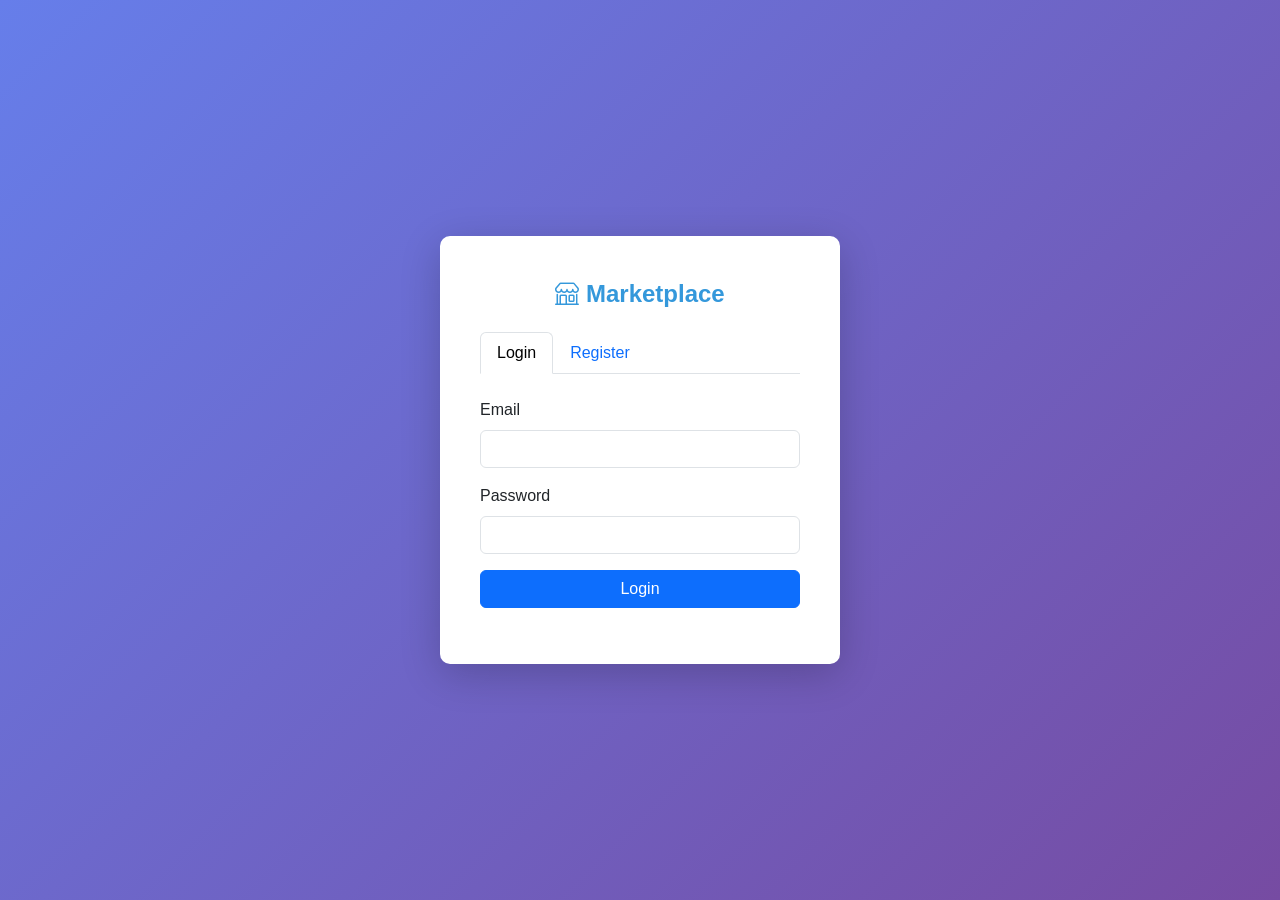
<file: index.html>
<!DOCTYPE html>
<html lang="en">
<head>
    <meta charset="UTF-8">
    <meta name="viewport" content="width=device-width, initial-scale=1.0">
    <title>Marketplace Admin Dashboard</title>
    <link href="https://cdn.jsdelivr.net/npm/bootstrap@5.3.0/dist/css/bootstrap.min.css" rel="stylesheet">
    <link rel="stylesheet" href="https://cdn.jsdelivr.net/npm/bootstrap-icons@1.10.0/font/bootstrap-icons.css">
    <style>
        * {
            margin: 0;
            padding: 0;
            box-sizing: border-box;
        }

        body {
            background-color: #f5f5f5;
            font-family: 'Segoe UI', Tahoma, Geneva, Verdana, sans-serif;
        }

        .sidebar {
            background-color: #2c3e50;
            min-height: 100vh;
            padding-top: 20px;
            position: fixed;
            width: 250px;
            left: 0;
            top: 0;
        }

        .sidebar a {
            color: #ecf0f1;
            text-decoration: none;
            display: block;
            padding: 15px 20px;
            margin: 5px 0;
            border-left: 4px solid transparent;
            transition: all 0.3s;
        }

        .sidebar a:hover,
        .sidebar a.active {
            background-color: #34495e;
            border-left-color: #3498db;
            color: #fff;
        }

        .main-content {
            margin-left: 250px;
            padding: 20px;
        }

        .header {
            background-color: white;
            padding: 20px;
            border-radius: 8px;
            box-shadow: 0 2px 4px rgba(0, 0, 0, 0.1);
            margin-bottom: 20px;
            display: flex;
            justify-content: space-between;
            align-items: center;
        }

        .section {
            display: none;
            animation: fadeIn 0.3s;
        }

        .section.active {
            display: block;
        }

        @keyframes fadeIn {
            from {
                opacity: 0;
                transform: translateY(10px);
            }
            to {
                opacity: 1;
                transform: translateY(0);
            }
        }

        .card {
            border: none;
            box-shadow: 0 2px 8px rgba(0, 0, 0, 0.1);
            margin-bottom: 20px;
            border-radius: 8px;
        }

        .btn-custom {
            border-radius: 5px;
            padding: 8px 16px;
            font-size: 14px;
        }

        .table-responsive {
            background-color: white;
            border-radius: 8px;
            padding: 0;
            overflow: hidden;
        }

        .table {
            margin-bottom: 0;
        }

        .form-section {
            background-color: white;
            padding: 20px;
            border-radius: 8px;
            margin-bottom: 20px;
        }

        .alert-dismissible {
            animation: slideDown 0.3s;
        }

        @keyframes slideDown {
            from {
                transform: translateY(-20px);
                opacity: 0;
            }
            to {
                transform: translateY(0);
                opacity: 1;
            }
        }

        .badge-custom {
            padding: 6px 12px;
            border-radius: 20px;
        }

        .loading {
            display: none;
        }

        .loading.show {
            display: inline-block;
        }

        @media (max-width: 768px) {
            .sidebar {
                width: 100%;
                position: relative;
                min-height: auto;
                padding-top: 10px;
            }

            .main-content {
                margin-left: 0;
            }

            .sidebar a {
                display: inline-block;
                width: auto;
                margin-right: 10px;
            }

            .header {
                flex-direction: column;
                gap: 10px;
            }
        }

        .auth-container {
            display: flex;
            justify-content: center;
            align-items: center;
            min-height: 100vh;
            background: linear-gradient(135deg, #667eea 0%, #764ba2 100%);
        }

        .auth-card {
            background: white;
            padding: 40px;
            border-radius: 10px;
            box-shadow: 0 10px 40px rgba(0, 0, 0, 0.2);
            width: 100%;
            max-width: 400px;
        }

        .auth-card h2 {
            text-align: center;
            margin-bottom: 30px;
            color: #2c3e50;
        }

        .logo {
            text-align: center;
            margin-bottom: 20px;
            font-size: 24px;
            font-weight: bold;
            color: #3498db;
        }
    </style>
</head>
<body>
    <!-- Auth Container (initially visible) -->
    <div id="authContainer" class="auth-container">
        <div class="auth-card">
            <div class="logo">
                <i class="bi bi-shop"></i> Marketplace
            </div>
            <ul class="nav nav-tabs" role="tablist">
                <li class="nav-item" role="presentation">
                    <button class="nav-link active" id="login-tab" data-bs-toggle="tab" data-bs-target="#login" type="button">Login</button>
                </li>
                <li class="nav-item" role="presentation">
                    <button class="nav-link" id="register-tab" data-bs-toggle="tab" data-bs-target="#register" type="button">Register</button>
                </li>
            </ul>
            <div class="tab-content mt-4">
                <!-- Login Form -->
                <div class="tab-pane fade show active" id="login" role="tabpanel">
                    <form id="loginForm">
                        <div class="mb-3">
                            <label class="form-label">Email</label>
                            <input type="email" class="form-control" id="loginEmail" required>
                        </div>
                        <div class="mb-3">
                            <label class="form-label">Password</label>
                            <input type="password" class="form-control" id="loginPassword" required>
                        </div>
                        <button type="submit" class="btn btn-primary w-100">Login</button>
                    </form>
                </div>

                <!-- Register Form -->
                <div class="tab-pane fade" id="register" role="tabpanel">
                    <form id="registerForm">
                        <div class="mb-3">
                            <label class="form-label">Name</label>
                            <input type="text" class="form-control" id="registerName" required>
                        </div>
                        <div class="mb-3">
                            <label class="form-label">Employee ID</label>
                            <input type="text" class="form-control" id="registerEmpNo" required>
                        </div>
                        <div class="mb-3">
                            <label class="form-label">Email</label>
                            <input type="email" class="form-control" id="registerEmail" required>
                        </div>
                        <div class="mb-3">
                            <label class="form-label">Password</label>
                            <input type="password" class="form-control" id="registerPassword" required>
                        </div>
                        <div class="mb-3">
                            <label class="form-label">Confirm Password</label>
                            <input type="password" class="form-control" id="registerConfirmPassword" required>
                        </div>
                        <div class="mb-3">
                            <label class="form-label">Project</label>
                            <select class="form-control" id="registerProject" required>
                                <option value="">Select a project</option>
                            </select>
                        </div>
                        <button type="submit" class="btn btn-primary w-100">Register</button>
                    </form>
                </div>
            </div>
            <div id="authMessage" class="mt-3"></div>
        </div>
    </div>

    <!-- Main Dashboard (hidden until login) -->
    <div id="dashboard" style="display: none;">
        <!-- Sidebar -->
        <div class="sidebar">
            <div class="logo" style="color: white; padding: 10px;">
                <i class="bi bi-shop"></i> Marketplace
            </div>
            <a href="#" onclick="switchSection('dashboard')" class="sidebar-link active"><i class="bi bi-speedometer2"></i> Dashboard</a>
            <a href="#" onclick="switchSection('users')" class="sidebar-link"><i class="bi bi-people"></i> Users</a>
            <a href="#" onclick="switchSection('projects')" class="sidebar-link"><i class="bi bi-folder"></i> Projects</a>
            <a href="#" onclick="switchSection('products')" class="sidebar-link"><i class="bi bi-box"></i> Products</a>
            <a href="#" onclick="switchSection('posts')" class="sidebar-link"><i class="bi bi-file-text"></i> Posts</a>
            <a href="#" onclick="switchSection('inventories')" class="sidebar-link"><i class="bi bi-list"></i> Inventories</a>
            <a href="#" onclick="switchSection('orders')" class="sidebar-link"><i class="bi bi-cart"></i> Orders</a>
            <a href="#" onclick="switchSection('logs')" class="sidebar-link"><i class="bi bi-journal-text"></i> Logs</a>
            <hr style="background-color: #34495e;">
            <a href="#" onclick="logout()" class="sidebar-link"><i class="bi bi-box-arrow-right"></i> Logout</a>
        </div>

        <!-- Main Content -->
        <div class="main-content">
            <!-- Header -->
            <div class="header">
                <h2><i class="bi bi-speedometer2"></i> Admin Dashboard</h2>
                <div>
                    <span id="userInfo" class="me-3">Welcome, <strong>User</strong></span>
                    <span id="currentUserRole" class="badge bg-secondary me-3">Role: USER</span>
                    <button onclick="logout()" class="btn btn-outline-danger btn-sm">Logout</button>
                </div>
            </div>

            <!-- Dashboard Section -->
            <div id="dashboard" class="section active">
                <div class="row">
                    <div class="col-md-3 mb-3">
                        <div class="card">
                            <div class="card-body">
                                <h6 class="card-title text-muted">Total Users</h6>
                                <h2 id="totalUsers">0</h2>
                            </div>
                        </div>
                    </div>
                    <div class="col-md-3 mb-3">
                        <div class="card">
                            <div class="card-body">
                                <h6 class="card-title text-muted">Total Projects</h6>
                                <h2 id="totalProjects">0</h2>
                            </div>
                        </div>
                    </div>
                    <div class="col-md-3 mb-3">
                        <div class="card">
                            <div class="card-body">
                                <h6 class="card-title text-muted">Total Products</h6>
                                <h2 id="totalProducts">0</h2>
                            </div>
                        </div>
                    </div>
                    <div class="col-md-3 mb-3">
                        <div class="card">
                            <div class="card-body">
                                <h6 class="card-title text-muted">Total Orders</h6>
                                <h2 id="totalOrders">0</h2>
                            </div>
                        </div>
                    </div>
                </div>
            </div>

            <!-- Users Section -->
            <div id="users" class="section">
                <h3 class="mb-4">Manage Users</h3>
                <div id="usersMessage"></div>

                <div class="form-section">
                    <h5>Add New User</h5>
                    <form id="userForm">
                        <div class="row">
                            <div class="col-md-6 mb-3">
                                <label class="form-label">Name</label>
                                <input type="text" class="form-control" id="userName" required>
                            </div>
                            <div class="col-md-6 mb-3">
                                <label class="form-label">Email</label>
                                <input type="email" class="form-control" id="userEmail" required>
                            </div>
                            <div class="col-md-6 mb-3">
                                <label class="form-label">Phone</label>
                                <input type="text" class="form-control" id="userPhone">
                            </div>
                            <div class="col-md-6 mb-3">
                                <label class="form-label">Project</label>
                                <select class="form-control" id="userProject">
                                    <option value="">No Project</option>
                                </select>
                            </div>
                            <div class="col-md-6 mb-3">
                                <label class="form-label">Employee ID</label>
                                <input type="text" class="form-control" id="userEmpNo" required>
                            </div>
                            <div class="col-md-6 mb-3">
                                <label class="form-label">Password</label>
                                <input type="password" class="form-control" id="userPassword" required>
                            </div>
                            <div class="col-md-6 mb-3">
                                <label class="form-label">Confirm Password</label>
                                <input type="password" class="form-control" id="userConfirmPassword" required>
                            </div>
                            <div class="col-md-6 mb-3">
                                <label class="form-label">Role</label>
                                <select class="form-control" id="userRole" required>
                                    <option value="USER" selected>USER</option>
                                    <option value="CAPTAIN">CAPTAIN</option>
                                    <option value="DIRECTOR">DIRECTOR</option>
                                    <option value="ADMIN">ADMIN</option>
                                </select>
                            </div>
                            <div class="col-12">
                                <button type="submit" class="btn btn-primary btn-custom">Save User</button>
                                <button type="button" class="btn btn-secondary btn-custom" onclick="resetUserForm()">Clear</button>
                                <button type="button" class="btn btn-info btn-custom" onclick="testUserForm()">Test Form</button>
                            </div>
                        </div>
                    </form>
                </div>

                <div class="table-responsive">
                    <table class="table table-hover">
                        <thead class="table-light">
                            <tr>
                                <th>ID</th>
                                <th>Emp ID</th>
                                <th>Name</th>
                                <th>Email</th>
                                <th>Phone</th>
                                <th>Project</th>
                                <th>Role</th>
                                <th>Status</th>
                                <th>Actions</th>
                            </tr>
                        </thead>
                        <tbody id="usersTable">
                            <tr>
                                <td colspan="8" class="text-center">Loading...</td>
                            </tr>
                        </tbody>
                    </table>
                </div>
            </div>

            <!-- Projects Section -->
            <div id="projects" class="section">
                <h3 class="mb-4">Manage Projects</h3>
                <div id="projectsMessage"></div>

                <div class="form-section">
                    <h5>Add New Project</h5>
                    <form id="projectForm">
                        <div class="row">
                            <div class="col-md-6 mb-3">
                                <label class="form-label">Project Name</label>
                                <input type="text" class="form-control" id="projectName" required>
                            </div>
                            <div class="col-md-6 mb-3">
                                <label class="form-label">Address</label>
                                <input type="text" class="form-control" id="projectAddress">
                            </div>
                            <div class="col-12">
                                <button type="submit" class="btn btn-primary btn-custom">Save Project</button>
                                <button type="button" class="btn btn-secondary btn-custom" onclick="resetProjectForm()">Clear</button>
                            </div>
                        </div>
                    </form>
                </div>

                <div class="table-responsive">
                    <table class="table table-hover">
                        <thead class="table-light">
                            <tr>
                                <th>ID</th>
                                <th>Name</th>
                                <th>Address</th>
                                <th>Created At</th>
                                <th>Actions</th>
                            </tr>
                        </thead>
                        <tbody id="projectsTable">
                            <tr>
                                <td colspan="5" class="text-center">Loading...</td>
                            </tr>
                        </tbody>
                    </table>
                </div>
            </div>

            <!-- Products Section -->
            <div id="products" class="section">
                <h3 class="mb-4">Manage Products</h3>
                <div id="productsMessage"></div>

                <div class="form-section">
                    <h5>Add New Product</h5>
                    <form id="productForm">
                        <div class="row">
                            <div class="col-md-6 mb-3">
                                <label class="form-label">Product Name</label>
                                <input type="text" class="form-control" id="productName" required>
                            </div>
                            <div class="col-md-6 mb-3">
                                <label class="form-label">Project</label>
                                <select class="form-control" id="productProject" required>
                                    <option value="">Select a project</option>
                                </select>
                            </div>
                            <div class="col-12 mb-3">
                                <label class="form-label">Description</label>
                                <textarea class="form-control" id="productDescription" rows="3"></textarea>
                            </div>
                            <div class="col-12">
                                <button type="submit" class="btn btn-primary btn-custom">Save Product</button>
                                <button type="button" class="btn btn-secondary btn-custom" onclick="resetProductForm()">Clear</button>
                                <button type="button" class="btn btn-info btn-custom" onclick="testProductForm()">Test Form</button>
                            </div>
                        </div>
                    </form>
                </div>

                <div class="table-responsive">
                    <table class="table table-hover">
                        <thead class="table-light">
                            <tr>
                                <th>ID</th>
                                <th>Name</th>
                                <th>Project</th>
                                <th>Description</th>
                                <th>Actions</th>
                            </tr>
                        </thead>
                        <tbody id="productsTable">
                            <tr>
                                <td colspan="5" class="text-center">Loading...</td>
                            </tr>
                        </tbody>
                    </table>
                </div>
            </div>

            <!-- Posts Section -->
            <div id="posts" class="section">
                <h3 class="mb-4">Manage Posts</h3>
                <div id="postsMessage"></div>

                <div class="form-section">
                    <h5>Add New Post</h5>
                    <form id="postForm">
                        <div class="row">
                            <div class="col-md-6 mb-3">
                                <label class="form-label">Product</label>
                                <select class="form-control" id="postProduct" required></select>
                            </div>
                            <div class="col-md-6 mb-3">
                                <label class="form-label">Price</label>
                                <input type="number" class="form-control" id="postPrice" step="0.01" required>
                            </div>
                            <div class="col-md-6 mb-3">
                                <label class="form-label">Total Quantity</label>
                                <input type="number" class="form-control" id="postTotalQty" required>
                            </div>
                            <div class="col-md-6 mb-3">
                                <label class="form-label">Product Image</label>
                                <input type="file" class="form-control" id="postImage" accept="image/*">
                            </div>
                            <div class="col-12">
                                <button type="submit" class="btn btn-primary btn-custom">Save Post</button>
                                <button type="button" class="btn btn-secondary btn-custom" onclick="resetPostForm()">Clear</button>
                                <button type="button" class="btn btn-info btn-custom" onclick="testPostForm()">Test Form</button>
                            </div>
                        </div>
                    </form>
                </div>

                <div class="table-responsive">
                    <table class="table table-hover">
                        <thead class="table-light">
                            <tr>
                                <th>ID</th>
                                <th>Product</th>
                                <th>Price</th>
                                <th>Total Qty</th>
                                <th>Remaining Qty</th>
                                <th>Orders</th>
                                <th>Image</th>
                                <th>Actions</th>
                            </tr>
                        </thead>
                        <tbody id="postsTable">
                            <tr>
                                <td colspan="6" class="text-center">Loading...</td>
                            </tr>
                        </tbody>
                    </table>
                </div>
            </div>

            <!-- Inventories Section -->
            <div id="inventories" class="section">
                <h3 class="mb-4">Manage Inventories</h3>
                <div id="inventoriesMessage"></div>

                <div class="form-section">
                    <h5>Add New Inventory</h5>
                    <form id="inventoryForm">
                        <div class="row">
                            <div class="col-md-6 mb-3">
                                <label class="form-label">Product</label>
                                <select class="form-control" id="inventoryProduct" required></select>
                            </div>
                            <div class="col-md-6 mb-3">
                                <label class="form-label">Quantity</label>
                                <input type="number" class="form-control" id="inventoryQuantity" required>
                            </div>
                            <div class="col-12">
                                <button type="submit" class="btn btn-primary btn-custom">Save Inventory</button>
                                <button type="button" class="btn btn-secondary btn-custom" onclick="resetInventoryForm()">Clear</button>
                            </div>
                        </div>
                    </form>
                </div>

                <div class="table-responsive">
                    <table class="table table-hover">
                        <thead class="table-light">
                            <tr>
                                <th>ID</th>
                                <th>Product</th>
                                <th>Quantity</th>
                                <th>Last Updated</th>
                                <th>Actions</th>
                            </tr>
                        </thead>
                        <tbody id="inventoriesTable">
                            <tr>
                                <td colspan="5" class="text-center">Loading...</td>
                            </tr>
                        </tbody>
                    </table>
                </div>
            </div>

            <!-- Orders Section -->
            <div id="orders" class="section">
                <h3 class="mb-4">Manage Orders</h3>
                <div id="ordersMessage"></div>

                <div class="form-section">
                    <h5>Add New Order</h5>
                    <form id="orderForm">
                        <div class="row">
                            <div class="col-md-6 mb-3">
                                <label class="form-label">Post</label>
                                <select class="form-control" id="orderPost" required></select>
                            </div>
                            <div class="col-md-6 mb-3">
                                <label class="form-label">User</label>
                                <select class="form-control" id="orderUser" required></select>
                            </div>
                            <div class="col-md-6 mb-3">
                                <label class="form-label">Quantity</label>
                                <input type="number" class="form-control" id="orderQuantity" required min="1">
                                <small class="text-muted" id="quantityHelp">Available: Select a post first</small>
                            </div>
                            <div class="col-md-6 mb-3">
                                <label class="form-label">Total Price (Auto-calculated)</label>
                                <input type="number" class="form-control" id="orderTotalPrice" step="0.01" readonly>
                            </div>
                            <div class="col-md-6 mb-3">
                                <label class="form-label">Address</label>
                                <input type="text" class="form-control" id="orderAddress" placeholder="Enter delivery address">
                            </div>
                            <div class="col-md-6 mb-3">
                                <label class="form-label">Status</label>
                                <select class="form-control" id="orderStatus">
                                    <option>PENDING</option>
                                    <option>CONFIRMED</option>
                                    <option>COMPLETED</option>
                                    <option>CANCELLED</option>
                                </select>
                            </div>
                            <div class="col-12">
                                <button type="submit" class="btn btn-primary btn-custom">Save Order</button>
                                <button type="button" class="btn btn-secondary btn-custom" onclick="resetOrderForm()">Clear</button>
                            </div>
                        </div>
                    </form>
                </div>

                <div class="table-responsive">
                    <table class="table table-hover">
                        <thead class="table-light">
                            <tr>
                                <th>ID</th>
                                <th>Post</th>
                                <th>User</th>
                                <th>Qty</th>
                                <th>Total Price</th>
                                <th>Address</th>
                                <th>Status</th>
                                <th>Actions</th>
                            </tr>
                        </thead>
                        <tbody id="ordersTable">
                            <tr>
                                <td colspan="8" class="text-center">Loading...</td>
                            </tr>
                        </tbody>
                    </table>
                </div>
            </div>

            <!-- Logs Section -->
            <div id="logs" class="section">
                <h3 class="mb-4">Activity Logs</h3>
                <div id="logsMessage"></div>

                <div class="table-responsive">
                    <table class="table table-hover">
                        <thead class="table-light">
                            <tr>
                                <th>ID</th>
                                <th>Action</th>
                                <th>Entity Type</th>
                                <th>Entity ID</th>
                                <th>User</th>
                                <th>Details</th>
                                <th>Timestamp</th>
                            </tr>
                        </thead>
                        <tbody id="logsTable">
                            <tr>
                                <td colspan="7" class="text-center">Loading...</td>
                            </tr>
                        </tbody>
                    </table>
                </div>
            </div>
        </div>
    </div>

    <!-- Edit Modal -->
    <div class="modal fade" id="editModal" tabindex="-1">
        <div class="modal-dialog">
            <div class="modal-content">
                <div class="modal-header">
                    <h5 class="modal-title" id="editModalTitle">Edit Item</h5>
                    <button type="button" class="btn-close" data-bs-dismiss="modal"></button>
                </div>
                <div class="modal-body" id="editModalBody">
                    <!-- Dynamic content -->
                </div>
                <div class="modal-footer">
                    <button type="button" class="btn btn-secondary" data-bs-dismiss="modal">Cancel</button>
                    <button type="button" class="btn btn-primary" id="editModalSave">Save Changes</button>
                </div>
            </div>
        </div>
    </div>

    <script src="https://cdn.jsdelivr.net/npm/bootstrap@5.3.0/dist/js/bootstrap.bundle.min.js"></script>

    <script>
        const API_URL = 'http://localhost:8080';
        let authToken = localStorage.getItem('authToken');
        let currentUser = JSON.parse(localStorage.getItem('currentUser')) || {};
        let editingType = null;
        let editingId = null;

        // Initialize
        document.addEventListener('DOMContentLoaded', async () => {
            console.log('Page loaded, checking auth token:', authToken);
            
            // First, immediately hide the dashboard until verified
            document.getElementById('dashboard').style.display = 'none';
            
            if (authToken) {
                // Verify user is admin from server
                try {
                    const response = await fetch(`${API_URL}/me`, {
                        method: 'GET',
                        headers: { 
                            'Authorization': `Bearer ${authToken}`,
                            'Content-Type': 'application/json'
                        }
                    });
                    
                    console.log('Auth verification response status:', response.status);
                    
                    if (!response.ok) {
                        console.log('Auth verification failed - invalid token');
                        localStorage.removeItem('authToken');
                        localStorage.removeItem('currentUser');
                        window.location.href = 'user.html';
                        return;
                    }
                    
                    const data = await response.json();
                    console.log('Auth verification response:', data);
                    
                    if (data.success && data.data) {
                        const userRole = data.data.role;
                        
                        console.log('User role from server:', userRole);
                        
                        // Check if user is admin
                        if (userRole === 'DIRECTOR') {
                            console.log('User is DIRECTOR, redirecting to director.html');
                            localStorage.removeItem('authToken');
                            localStorage.removeItem('currentUser');
                            window.location.href = 'director.html';
                            return;
                        }
                        
                        if (userRole === 'CAPTAIN') {
                            console.log('User is CAPTAIN, redirecting to captain.html');
                            localStorage.removeItem('authToken');
                            localStorage.removeItem('currentUser');
                            window.location.href = 'captain.html';
                            return;
                        }
                        
                        if (userRole !== 'ADMIN') {
                            console.log('User is not admin, redirecting to user.html');
                            localStorage.removeItem('authToken');
                            localStorage.removeItem('currentUser');
                            window.location.href = 'user.html';
                            return;
                        }
                        
                        // User is admin, show dashboard
                        document.getElementById('dashboard').style.display = 'block';
                        showDashboard();
                        loadDashboardStats();
                    } else {
                        throw new Error('Invalid response');
                    }
                } catch (error) {
                    console.error('Auth verification failed:', error);
                    localStorage.removeItem('authToken');
                    localStorage.removeItem('currentUser');
                    window.location.href = 'user.html';
                }
            } else {
                showAuth();
            }
        });

        // Auth Functions
        document.getElementById('loginForm').addEventListener('submit', async (e) => {
            e.preventDefault();
            const email = document.getElementById('loginEmail').value;
            const password = document.getElementById('loginPassword').value;

            try {
                const response = await fetch(`${API_URL}/login`, {
                    method: 'POST',
                    headers: { 'Content-Type': 'application/json' },
                    body: JSON.stringify({ email, password })
                });

                const data = await response.json();
                if (response.ok && data.success && data.data && data.data.token) {
                    authToken = data.data.token;
                    currentUser = data.data.user || { name: 'User', role: 'USER' };
                    localStorage.setItem('authToken', authToken);
                    localStorage.setItem('currentUser', JSON.stringify(currentUser));
                    
                    // Role-based routing: Redirect users based on their role
                    if (currentUser.role === 'DIRECTOR') {
                        window.location.href = 'director.html';
                        return;
                    }
                    
                    if (currentUser.role === 'CAPTAIN') {
                        window.location.href = 'captain.html';
                        return;
                    }
                    
                    if (currentUser.role !== 'ADMIN') {
                        window.location.href = 'user.html';
                        return;
                    }
                    
                    showDashboard();
                    loadDashboardStats();
                } else {
                    showMessage('authMessage', 'Login failed: ' + (data.error || data.message || 'Invalid credentials'), 'danger');
                }
            } catch (error) {
                console.error('Login error:', error);
                showMessage('authMessage', 'Error: Failed to connect to server. Make sure backend is running on ' + API_URL, 'danger');
            }
        });

        document.getElementById('registerForm').addEventListener('submit', async (e) => {
            e.preventDefault();
            const name = document.getElementById('registerName').value;
            const empNo = document.getElementById('registerEmpNo').value;
            const email = document.getElementById('registerEmail').value;
            const password = document.getElementById('registerPassword').value;
            const confirmPassword = document.getElementById('registerConfirmPassword').value;
            const projectId = document.getElementById('registerProject').value;

            if (password !== confirmPassword) {
                showMessage('authMessage', 'Password and confirm password do not match.', 'danger');
                return;
            }

            if (!projectId) {
                showMessage('authMessage', 'Please select a project.', 'danger');
                return;
            }

            const registerData = { name, empNo, email, password, confirmPassword, projectId: parseInt(projectId) };

            try {
                const response = await fetch(`${API_URL}/register`, {
                    method: 'POST',
                    headers: { 'Content-Type': 'application/json' },
                    body: JSON.stringify(registerData)
                });

                const data = await response.json();
                if (response.ok && data.success) {
                    showMessage('authMessage', 'Registration successful! Please login.', 'success');
                    document.getElementById('registerForm').reset();
                    setTimeout(() => {
                        document.getElementById('login-tab').click();
                    }, 1500);
                } else {
                    showMessage('authMessage', 'Registration failed: ' + (data.error || data.message || 'Unknown error'), 'danger');
                }
            } catch (error) {
                console.error('Registration error:', error);
                showMessage('authMessage', 'Error: Failed to connect to server. Make sure backend is running on ' + API_URL, 'danger');
            }
        });

        function logout() {
            authToken = null;
            currentUser = {};
            localStorage.removeItem('authToken');
            localStorage.removeItem('currentUser');
            showAuth();
            document.getElementById('loginForm').reset();
        }

        function showAuth() {
            document.getElementById('authContainer').style.display = 'flex';
            document.getElementById('dashboard').style.display = 'none';
            // Load projects for register dropdown
            loadProjectsForSelect('registerProject');
        }

        function showDashboard() {
            document.getElementById('authContainer').style.display = 'none';
            document.getElementById('dashboard').style.display = 'block';
            document.getElementById('userInfo').innerHTML = `Welcome, <strong>${currentUser.name || 'User'}</strong>`;
            document.getElementById('currentUserRole').innerHTML = `Role: <strong>${currentUser.role || 'USER'}</strong>`;
            document.getElementById('userRole').className = `badge me-3 ${getRoleBadgeClass(currentUser.role || 'USER')}`;
        }

        function getRoleBadgeClass(role) {
            switch(role) {
                case 'ADMIN': return 'bg-danger';
                case 'CAPTAIN': return 'bg-warning text-dark';
                case 'USER': return 'bg-secondary';
                default: return 'bg-secondary';
            }
        }

        // Navigation
        function switchSection(sectionName) {
            document.querySelectorAll('.section').forEach(s => s.classList.remove('active'));
            document.getElementById(sectionName).classList.add('active');

            document.querySelectorAll('.sidebar-link').forEach(l => l.classList.remove('active'));
            event.target.closest('.sidebar-link').classList.add('active');

            // Load data for the section
            if (sectionName === 'users') {
                loadUsers();
                loadProjectsForSelect('userProject');
            }
            if (sectionName === 'projects') loadProjects();
            if (sectionName === 'products') {
                loadProducts();
                loadProjectsForSelect('productProject');
            }
            if (sectionName === 'posts') {
                loadPosts();
                loadProductsForSelect('postProduct');
            }
            if (sectionName === 'inventories') {
                loadInventories();
                loadProductsForSelect('inventoryProduct');
            }
            if (sectionName === 'orders') {
                loadOrders();
                loadPostsForSelect('orderPost');
                loadUsersForSelect('orderUser');
            }
            if (sectionName === 'logs') {
                loadLogs();
            }
        }

        // Utility Functions
        function showMessage(elementId, message, type) {
            const element = document.getElementById(elementId);
            element.innerHTML = `<div class="alert alert-${type} alert-dismissible fade show" role="alert">
                ${message}
                <button type="button" class="btn-close" data-bs-dismiss="alert"></button>
            </div>`;
        }

        async function apiCall(endpoint, method = 'GET', body = null) {
            console.log(`Making ${method} request to: ${API_URL}${endpoint}`);
            const options = {
                method,
                headers: {
                    'Authorization': `Bearer ${authToken}`
                }
            };

            if (body) {
                options.headers['Content-Type'] = 'application/json';
                options.body = JSON.stringify(body);
                console.log('Request body:', body);
            }

            const response = await fetch(`${API_URL}${endpoint}`, options);
            console.log(`Response status: ${response.status}`);
            
            if (!response.ok && response.status === 401) {
                logout();
                throw new Error('Unauthorized');
            }
            
            // Handle 204 No Content responses
            if (response.status === 204) {
                return { success: true, data: null };
            }
            
            const data = await response.json();
            console.log('Response data:', data);
            return data;
        }

        async function apiCallWithFile(endpoint, method = 'POST', formData) {
            console.log(`Making ${method} request to: ${API_URL}${endpoint}`);
            const options = {
                method,
                headers: {
                    'Authorization': `Bearer ${authToken}`
                },
                body: formData
            };

            const response = await fetch(`${API_URL}${endpoint}`, options);
            console.log(`Response status: ${response.status}`);
            
            if (!response.ok && response.status === 401) {
                logout();
                throw new Error('Unauthorized');
            }
            const data = await response.json();
            console.log('Response data:', data);
            return data;
        }

        // Dashboard Stats
        async function loadDashboardStats() {
            try {
                const users = await apiCall('/users');
                const projects = await apiCall('/projects');
                const products = await apiCall('/products');
                const orders = await apiCall('/orders');

                document.getElementById('totalUsers').textContent = users.data?.length || 0;
                document.getElementById('totalProjects').textContent = projects.data?.length || 0;
                document.getElementById('totalProducts').textContent = products.data?.length || 0;
                document.getElementById('totalOrders').textContent = orders.data?.length || 0;
            } catch (error) {
                console.error('Error loading stats:', error);
            }
        }

        let users = []; // Global variable to store users data

        // USERS
        async function loadUsers() {
            try {
                const data = await apiCall('/users');
                users = data.data || []; // Store users globally
                const tbody = document.getElementById('usersTable');
                tbody.innerHTML = users.map(user => `
                    <tr>
                        <td>${user.ID}</td>
                        <td>${user.EmpNo || '-'}</td>
                        <td>${user.Name}</td>
                        <td>${user.Email}</td>
                        <td>${user.PhoneNo || '-'}</td>
                        <td>${user.Project?.Name || '-'}</td>
                        <td><span class="badge badge-custom bg-info">${user.Role || 'USER'}</span></td>
                        <td><span class="badge badge-custom ${user.ApprovalStatus && user.ApprovalStatus.toUpperCase() === 'APPROVED' ? 'bg-success' : 'bg-warning'}">${user.ApprovalStatus || 'PENDING'}</span></td>
                        <td>
                            <button class="btn btn-sm btn-warning" onclick="editUser(${user.ID})">Edit</button>
                            ${user.ApprovalStatus && user.ApprovalStatus.toUpperCase() === 'PENDING' ? 
                                `<button class="btn btn-sm btn-success" onclick="approveUser(${user.ID})">Approve</button>
                                 <button class="btn btn-sm btn-danger" onclick="rejectUser(${user.ID})">Reject</button>` : 
                                ''}
                            <button class="btn btn-sm btn-danger" onclick="deleteUser(${user.ID})">Delete</button>
                        </td>
                    </tr>
                `).join('') || '<tr><td colspan="9" class="text-center">No users found</td></tr>';
            } catch (error) {
                showMessage('usersMessage', 'Error loading users: ' + error.message, 'danger');
            }
        }

        document.getElementById('userForm').addEventListener('submit', async (e) => {
            e.preventDefault();
            console.log('=== USER FORM SUBMIT TRIGGERED ===');
            console.log('Event:', e);
            
            const password = document.getElementById('userPassword').value;
            const confirmPassword = document.getElementById('userConfirmPassword').value;
            
            if (password !== confirmPassword) {
                showMessage('usersMessage', 'Passwords do not match', 'danger');
                return;
            }
            
            if (password.length < 6) {
                showMessage('usersMessage', 'Password must be at least 6 characters', 'danger');
                return;
            }
            
            const projectID = document.getElementById('userProject').value;
            const roleValue = document.getElementById('userRole').value;
            
            if (!roleValue) {
                showMessage('usersMessage', 'Please select a role', 'danger');
                return;
            }
            
            console.log('Form field values:');
            console.log('EmpNo:', document.getElementById('userEmpNo').value);
            console.log('Name:', document.getElementById('userName').value);
            console.log('Email:', document.getElementById('userEmail').value);
            console.log('Phone:', document.getElementById('userPhone').value);
            console.log('Password:', password);
            console.log('Role:', roleValue);
            console.log('ProjectID:', projectID);
            
            const user = {
                EmpNo: document.getElementById('userEmpNo').value,
                Name: document.getElementById('userName').value,
                Email: document.getElementById('userEmail').value,
                PhoneNo: document.getElementById('userPhone').value,
                Password: password,
                Role: roleValue
            };
            
            const projectIdNum = parseInt(projectID);
            if (projectID && !isNaN(projectIdNum) && projectIdNum > 0) {
                user.ProjectID = projectIdNum;
            } else {
                user.ProjectID = null;
            }
            
            console.log('Final user object:', user);

            const submitBtn = document.querySelector('#userForm button[type="submit"]');
            const isEditMode = submitBtn.dataset.mode === 'edit';
            const editId = submitBtn.dataset.editId;

            try {
                let data;
                if (isEditMode) {
                    console.log('Making API call to update user');
                    data = await apiCall(`/users/${editId}`, 'PUT', user);
                    console.log('API response:', data);
                    showMessage('usersMessage', 'User updated successfully', 'success');
                } else {
                    console.log('Making API call to create user');
                    data = await apiCall('/users', 'POST', user);
                    console.log('API response:', data);
                    showMessage('usersMessage', 'User created successfully', 'success');
                }
                resetUserForm();
                loadUsers();
            } catch (error) {
                console.error('Error saving user:', error);
                showMessage('usersMessage', 'Error: ' + error.message, 'danger');
            }
        });

        function resetUserForm() {
            document.getElementById('userForm').reset();
            // Ensure role has a default value
            document.getElementById('userRole').value = 'USER';
            
            // Reset edit mode
            const submitBtn = document.querySelector('#userForm button[type="submit"]');
            submitBtn.textContent = 'Save User';
            delete submitBtn.dataset.editId;
            delete submitBtn.dataset.mode;
        }

        function testUserForm() {
            console.log('Test button clicked');
            const userName = document.getElementById('userName').value;
            const userEmail = document.getElementById('userEmail').value;
            console.log('Form values - Name:', userName, 'Email:', userEmail);
            alert('Test: Name=' + userName + ', Email=' + userEmail);
        }

        async function deleteUser(id) {
            if (!confirm('Delete this user?')) return;
            try {
                await apiCall(`/users/${id}`, 'DELETE');
                showMessage('usersMessage', 'User deleted', 'success');
                loadUsers();
            } catch (error) {
                showMessage('usersMessage', 'Error: ' + error.message, 'danger');
            }
        }

        function editUser(id) {
            // Find user and populate form
            const user = users.find(u => u.ID == id);
            if (!user) return;

            document.getElementById('userEmpNo').value = user.EmpNo || '';
            document.getElementById('userName').value = user.Name || '';
            document.getElementById('userEmail').value = user.Email || '';
            document.getElementById('userPhone').value = user.PhoneNo || '';
            document.getElementById('userProject').value = user.ProjectID || '';
            document.getElementById('userRole').value = user.Role || 'USER';

            // Change button text and store edit mode
            const submitBtn = document.querySelector('#userForm button[type="submit"]');
            submitBtn.textContent = 'Update User';
            submitBtn.dataset.editId = id;
            submitBtn.dataset.mode = 'edit';

            // Scroll to form
            document.getElementById('users').scrollIntoView();
        }

        async function approveUser(id) {
            if (!confirm('Approve this user?')) return;
            try {
                await apiCall(`/admin/users/${id}/approve`, 'PATCH');
                showMessage('usersMessage', 'User approved successfully', 'success');
                loadUsers();
            } catch (error) {
                showMessage('usersMessage', 'Error approving user: ' + error.message, 'danger');
            }
        }

        async function rejectUser(id) {
            if (!confirm('Reject this user?')) return;
            try {
                await apiCall(`/admin/users/${id}/reject`, 'PATCH');
                showMessage('usersMessage', 'User rejected', 'success');
                loadUsers();
            } catch (error) {
                showMessage('usersMessage', 'Error rejecting user: ' + error.message, 'danger');
            }
        }

        let projects = []; // Global variable to store projects data

        // PROJECTS
        async function loadProjects() {
            try {
                const data = await apiCall('/projects');
                projects = data.data || []; // Store projects globally
                const tbody = document.getElementById('projectsTable');
                tbody.innerHTML = projects.map(project => `
                    <tr>
                        <td>${project.ID}</td>
                        <td>${project.Name}</td>
                        <td>${project.Address || '-'}</td>
                        <td>${new Date(project.CreatedAt).toLocaleDateString()}</td>
                        <td>
                            <button class="btn btn-sm btn-warning" onclick="editProject(${project.ID})">Edit</button>
                            <button class="btn btn-sm btn-danger" onclick="deleteProject(${project.ID})">Delete</button>
                        </td>
                    </tr>
                `).join('') || '<tr><td colspan="5" class="text-center">No projects found</td></tr>';
            } catch (error) {
                showMessage('projectsMessage', 'Error loading projects: ' + error.message, 'danger');
            }
        }

        async function loadProjectsForSelect(selectId) {
            try {
                const data = await apiCall('/projects');
                const projects = data.data || [];
                const select = document.getElementById(selectId);
                // Keep the first option (default) and append projects
                const defaultOption = select.querySelector('option[value=""]');
                select.innerHTML = defaultOption.outerHTML + projects.map(p => `<option value="${p.ID}">${p.Name}</option>`).join('');
            } catch (error) {
                console.error('Error loading projects:', error);
            }
        }

        document.getElementById('projectForm').addEventListener('submit', async (e) => {
            e.preventDefault();
            const project = {
                Name: document.getElementById('projectName').value,
                Address: document.getElementById('projectAddress').value
            };

            const submitBtn = document.querySelector('#projectForm button[type="submit"]');
            const isEditMode = submitBtn.dataset.mode === 'edit';
            const editId = submitBtn.dataset.editId;

            try {
                let data;
                if (isEditMode) {
                    data = await apiCall(`/projects/${editId}`, 'PUT', project);
                    showMessage('projectsMessage', 'Project updated successfully', 'success');
                } else {
                    data = await apiCall('/projects', 'POST', project);
                    showMessage('projectsMessage', 'Project created successfully', 'success');
                }
                resetProjectForm();
                loadProjects();
                loadProjectsForSelect('productProject');
            } catch (error) {
                showMessage('projectsMessage', 'Error: ' + error.message, 'danger');
            }
        });

        function resetProjectForm() {
            document.getElementById('projectForm').reset();
            
            // Reset edit mode
            const submitBtn = document.querySelector('#projectForm button[type="submit"]');
            submitBtn.textContent = 'Save Project';
            delete submitBtn.dataset.editId;
            delete submitBtn.dataset.mode;
        }

        async function deleteProject(id) {
            if (!confirm('Delete this project?')) return;
            try {
                await apiCall(`/projects/${id}`, 'DELETE');
                showMessage('projectsMessage', 'Project deleted', 'success');
                loadProjects();
                loadProjectsForSelect('productProject');
            } catch (error) {
                showMessage('projectsMessage', 'Error: ' + error.message, 'danger');
            }
        }

        function editProject(id) {
            // Find project and populate form
            const project = projects.find(p => p.ID == id);
            if (!project) return;

            document.getElementById('projectName').value = project.Name || '';
            document.getElementById('projectAddress').value = project.Address || '';

            // Change button text and store edit mode
            const submitBtn = document.querySelector('#projectForm button[type="submit"]');
            submitBtn.textContent = 'Update Project';
            submitBtn.dataset.editId = id;
            submitBtn.dataset.mode = 'edit';

            // Scroll to form
            document.getElementById('projects').scrollIntoView();
        }

        let products = []; // Global variable to store products data

        // PRODUCTS
        async function loadProducts() {
            try {
                const data = await apiCall('/products');
                products = data.data || []; // Store products globally
                const tbody = document.getElementById('productsTable');
                tbody.innerHTML = products.map(product => `
                    <tr>
                        <td>${product.ID}</td>
                        <td>${product.Name}</td>
                        <td>${product.Project?.Name || '-'}</td>
                        <td>${product.Description?.substring(0, 50) || '-'}</td>
                        <td>
                            <button class="btn btn-sm btn-warning" onclick="editProduct(${product.ID})">Edit</button>
                            <button class="btn btn-sm btn-danger" onclick="deleteProduct(${product.ID})">Delete</button>
                        </td>
                    </tr>
                `).join('') || '<tr><td colspan="5" class="text-center">No products found</td></tr>';
            } catch (error) {
                showMessage('productsMessage', 'Error loading products: ' + error.message, 'danger');
            }
        }

        async function loadProductsForSelect(selectId) {
            try {
                const data = await apiCall('/products');
                const products = data.data || [];
                const select = document.getElementById(selectId);
                select.innerHTML = products.map(p => `<option value="${p.ID}">${p.Name}</option>`).join('');
            } catch (error) {
                console.error('Error loading products:', error);
            }
        }

        document.getElementById('productForm').addEventListener('submit', async (e) => {
            e.preventDefault();
            console.log('Product form submitted');
            const product = {
                Name: document.getElementById('productName').value,
                Description: document.getElementById('productDescription').value,
                ProjectID: parseInt(document.getElementById('productProject').value)
            };
            console.log('Product data:', product);

            const submitBtn = document.querySelector('#productForm button[type="submit"]');
            const isEditMode = submitBtn.dataset.mode === 'edit';
            const editId = submitBtn.dataset.editId;

            try {
                let data;
                if (isEditMode) {
                    console.log('Making API call to update product');
                    data = await apiCall(`/products/${editId}`, 'PUT', product);
                    console.log('Product updated successfully');
                    showMessage('productsMessage', 'Product updated successfully', 'success');
                } else {
                    console.log('Making API call to create product');
                    data = await apiCall('/products', 'POST', product);
                    console.log('Product created successfully');
                    showMessage('productsMessage', 'Product created successfully', 'success');
                }
                resetProductForm();
                loadProducts();
                loadProductsForSelect('postProduct');
            } catch (error) {
                console.error('Error saving product:', error);
                showMessage('productsMessage', 'Error: ' + error.message, 'danger');
            }
        });

        function resetProductForm() {
            document.getElementById('productForm').reset();
            
            // Reset edit mode
            const submitBtn = document.querySelector('#productForm button[type="submit"]');
            submitBtn.textContent = 'Save Product';
            delete submitBtn.dataset.editId;
            delete submitBtn.dataset.mode;
        }

        function testProductForm() {
            console.log('Test product button clicked');
            const productName = document.getElementById('productName').value;
            const productDescription = document.getElementById('productDescription').value;
            console.log('Form values - Name:', productName, 'Description:', productDescription);
            alert('Test: Name=' + productName + ', Description=' + productDescription);
        }

        async function deleteProduct(id) {
            if (!confirm('Delete this product?')) return;
            try {
                await apiCall(`/products/${id}`, 'DELETE');
                showMessage('productsMessage', 'Product deleted', 'success');
                loadProducts();
                loadProductsForSelect('postProduct');
            } catch (error) {
                showMessage('productsMessage', 'Error: ' + error.message, 'danger');
            }
        }

        function editProduct(id) {
            // Find product and populate form
            const product = products.find(p => p.ID == id);
            if (!product) return;

            document.getElementById('productName').value = product.Name || '';
            document.getElementById('productDescription').value = product.Description || '';
            document.getElementById('productProject').value = product.ProjectID || '';

            // Change button text and store edit mode
            const submitBtn = document.querySelector('#productForm button[type="submit"]');
            submitBtn.textContent = 'Update Product';
            submitBtn.dataset.editId = id;
            submitBtn.dataset.mode = 'edit';

            // Scroll to form
            document.getElementById('products').scrollIntoView();
        }

        // POSTS
        let allPosts = []; // Global variable to store posts data

        async function loadPosts() {
            try {
                const data = await apiCall('/posts');
                const posts = data.data || [];
                allPosts = posts; // Store posts globally
                const tbody = document.getElementById('postsTable');
                tbody.innerHTML = posts.map(post => `
                    <tr>
                        <td>${post.ID}</td>
                        <td>${post.Product?.Name || '-'}</td>
                        <td>$${post.Price?.toFixed(2) || '0.00'}</td>
                        <td>${post.TotalQty || 0}</td>
                        <td>${post.RemainingQty !== undefined ? post.RemainingQty : (post.TotalQty || 0)}</td>
                        <td>${post.TotalOrders || 0}</td>
                        <td>
                            ${post.ProductImg ? 
                                `<button class="btn btn-sm btn-info" onclick="previewImage('${post.ProductImg}')">👁️ Preview</button>
                                 <button class="btn btn-sm btn-secondary" onclick="downloadImage('${post.ProductImg}')">⬇️ Download</button>` : 
                                'No image'}
                        </td>
                        <td>
                            <button class="btn btn-sm btn-warning" onclick="editPost(${post.ID})">Edit</button>
                            <button class="btn btn-sm btn-danger" onclick="deletePost(${post.ID})">Delete</button>
                        </td>
                    </tr>
                `).join('') || '<tr><td colspan="8" class="text-center">No posts found</td></tr>';
            } catch (error) {
                showMessage('postsMessage', 'Error loading posts: ' + error.message, 'danger');
            }
        }

        async function loadPostsForSelect(selectId) {
            try {
                const data = await apiCall('/posts');
                const posts = data.data || [];
                allPosts = posts; // Store posts globally
                const select = document.getElementById(selectId);
                select.innerHTML = posts.map(p => `<option value="${p.ID}">${p.Product?.Name || 'Post ' + p.ID} - $${p.Price?.toFixed(2) || '0.00'}</option>`).join('');
            } catch (error) {
                console.error('Error loading posts:', error);
            }
        }

        document.getElementById('postForm').addEventListener('submit', async (e) => {
            e.preventDefault();
            console.log('Post form submitted');
            console.log('Current user:', currentUser);
            console.log('Auth token exists:', !!authToken);
            
            const formData = new FormData();
            formData.append('ProductID', parseInt(document.getElementById('postProduct').value));
            formData.append('Price', parseFloat(document.getElementById('postPrice').value));
            formData.append('TotalQty', parseInt(document.getElementById('postTotalQty').value));
            
            const imageFile = document.getElementById('postImage').files[0];
            if (imageFile) {
                formData.append('ProductImg', imageFile);
            }
            
            console.log('FormData contents:');
            for (let [key, value] of formData.entries()) {
                console.log(`${key}:`, value);
            }

            const submitBtn = document.querySelector('#postForm button[type="submit"]');
            const isEditMode = submitBtn.dataset.mode === 'edit';
            const editId = submitBtn.dataset.editId;

            try {
                let data;
                if (isEditMode) {
                    console.log('Making API call to update post');
                    // For edit, use regular JSON since we don't handle file changes
                    const postData = {
                        ProductID: parseInt(document.getElementById('postProduct').value),
                        Price: parseFloat(document.getElementById('postPrice').value),
                        TotalQty: parseInt(document.getElementById('postTotalQty').value)
                    };
                    data = await apiCall(`/posts/${editId}`, 'PUT', postData);
                    console.log('Post updated successfully');
                    showMessage('postsMessage', 'Post updated successfully', 'success');
                } else {
                    console.log('Making API call to create post');
                    data = await apiCallWithFile('/posts', 'POST', formData);
                    console.log('Post created successfully');
                    showMessage('postsMessage', 'Post created successfully', 'success');
                }
                resetPostForm();
                loadPosts();
                loadPostsForSelect('orderPost');
            } catch (error) {
                console.error('Error saving post:', error);
                showMessage('postsMessage', 'Error: ' + error.message, 'danger');
            }
        });

        function resetPostForm() {
            document.getElementById('postForm').reset();
            
            // Reset edit mode
            const submitBtn = document.querySelector('#postForm button[type="submit"]');
            submitBtn.textContent = 'Save Post';
            delete submitBtn.dataset.editId;
            delete submitBtn.dataset.mode;
        }

        function previewImage(imagePath) {
            // Open image in new tab/window
            window.open(`http://localhost:8080/${imagePath}`, '_blank');
        }

        function downloadImage(imagePath) {
            // Create a temporary link to download the image
            const link = document.createElement('a');
            link.href = `http://localhost:8080/${imagePath}`;
            link.download = imagePath.split('/').pop();
            document.body.appendChild(link);
            link.click();
            document.body.removeChild(link);
        }

        function testPostForm() {
            console.log('Test post button clicked');
            const postProduct = document.getElementById('postProduct').value;
            const postPrice = document.getElementById('postPrice').value;
            console.log('Form values - Product:', postProduct, 'Price:', postPrice);
            alert('Test: Product=' + postProduct + ', Price=' + postPrice);
        }

        async function deletePost(id) {
            if (!confirm('Delete this post?')) return;
            try {
                await apiCall(`/posts/${id}`, 'DELETE');
                showMessage('postsMessage', 'Post deleted', 'success');
                loadPosts();
                loadPostsForSelect('orderPost');
            } catch (error) {
                showMessage('postsMessage', 'Error: ' + error.message, 'danger');
            }
        }

        function editPost(id) {
            // Find post and populate form
            const post = allPosts.find(p => p.ID == id);
            if (!post) return;

            document.getElementById('postProduct').value = post.ProductID || '';
            document.getElementById('postPrice').value = post.Price || '';
            document.getElementById('postTotalQty').value = post.TotalQty || '';
            // Note: Image editing not implemented for simplicity

            // Change button text and store edit mode
            const submitBtn = document.querySelector('#postForm button[type="submit"]');
            submitBtn.textContent = 'Update Post';
            submitBtn.dataset.editId = id;
            submitBtn.dataset.mode = 'edit';

            // Scroll to form
            document.getElementById('posts').scrollIntoView();
        }

        // INVENTORIES
        async function loadInventories() {
            try {
                const data = await apiCall('/inventories');
                const inventories = data.data || [];
                const tbody = document.getElementById('inventoriesTable');
                tbody.innerHTML = inventories.map(inv => `
                    <tr>
                        <td>${inv.ID}</td>
                        <td>${inv.Product?.Name || '-'}</td>
                        <td>${inv.Quantity || 0}</td>
                        <td>${new Date(inv.UpdatedAt).toLocaleDateString()}</td>
                        <td>
                            <button class="btn btn-sm btn-warning" onclick="editInventory(${inv.ID})">Edit</button>
                            <button class="btn btn-sm btn-danger" onclick="deleteInventory(${inv.ID})">Delete</button>
                        </td>
                    </tr>
                `).join('') || '<tr><td colspan="5" class="text-center">No inventories found</td></tr>';
            } catch (error) {
                showMessage('inventoriesMessage', 'Error loading inventories: ' + error.message, 'danger');
            }
        }

        document.getElementById('inventoryForm').addEventListener('submit', async (e) => {
            e.preventDefault();
            const inventory = {
                ProductID: document.getElementById('inventoryProduct').value,
                Quantity: parseInt(document.getElementById('inventoryQuantity').value)
            };

            try {
                await apiCall('/inventories', 'POST', inventory);
                showMessage('inventoriesMessage', 'Inventory created successfully', 'success');
                resetInventoryForm();
                loadInventories();
            } catch (error) {
                showMessage('inventoriesMessage', 'Error: ' + error.message, 'danger');
            }
        });

        function resetInventoryForm() {
            document.getElementById('inventoryForm').reset();
        }

        async function deleteInventory(id) {
            if (!confirm('Delete this inventory?')) return;
            try {
                await apiCall(`/inventories/${id}`, 'DELETE');
                showMessage('inventoriesMessage', 'Inventory deleted', 'success');
                loadInventories();
            } catch (error) {
                showMessage('inventoriesMessage', 'Error: ' + error.message, 'danger');
            }
        }

        function editInventory(id) {
            alert('Edit functionality can be implemented');
        }

        let orders = []; // Global variable to store orders data

        // ORDERS
        async function loadOrders() {
            try {
                const data = await apiCall('/orders');
                orders = data.data || []; // Store orders globally
                const tbody = document.getElementById('ordersTable');
                tbody.innerHTML = orders.map(order => `
                    <tr>
                        <td>${order.ID}</td>
                        <td>${order.Post?.Product?.Name || '-'}</td>
                        <td>${order.User?.Name || '-'}</td>
                        <td>${order.OrderQuantity || 0}</td>
                        <td>$${order.TotalPrice?.toFixed(2) || '0.00'}</td>
                        <td>${order.Address || '-'}</td>
                        <td><span class="badge badge-custom bg-secondary">${order.OrderStatus || 'PENDING'}</span></td>
                        <td>
                            <button class="btn btn-sm btn-warning" onclick="editOrder(${order.ID})">Edit</button>
                            <button class="btn btn-sm btn-danger" onclick="deleteOrder(${order.ID})">Delete</button>
                        </td>
                    </tr>
                `).join('') || '<tr><td colspan="8" class="text-center">No orders found</td></tr>';
            } catch (error) {
                showMessage('ordersMessage', 'Error loading orders: ' + error.message, 'danger');
            }
        }

        // LOGS
        async function loadLogs() {
            try {
                const data = await apiCall('/logs');
                const logs = data.data || [];
                const tbody = document.getElementById('logsTable');
                tbody.innerHTML = logs.map(log => `
                    <tr>
                        <td>${log.ID}</td>
                        <td><span class="badge badge-custom bg-primary">${log.Action}</span></td>
                        <td><span class="badge badge-custom bg-info">${log.EntityType}</span></td>
                        <td>${log.EntityID}</td>
                        <td>${log.User?.Name || log.UserID || 'Unknown'}</td>
                        <td>${log.Details || '-'}</td>
                        <td>${new Date(log.Timestamp).toLocaleString()}</td>
                    </tr>
                `).join('') || '<tr><td colspan="7" class="text-center">No logs found</td></tr>';
            } catch (error) {
                showMessage('logsMessage', 'Error loading logs: ' + error.message, 'danger');
            }
        }

        async function loadUsersForSelect(selectId) {
            try {
                const data = await apiCall('/users');
                const users = data.data || [];
                const select = document.getElementById(selectId);
                select.innerHTML = users.map(u => `<option value="${u.ID}">${u.Name}</option>`).join('');
            } catch (error) {
                console.error('Error loading users:', error);
            }
        }

        document.getElementById('orderForm').addEventListener('submit', async (e) => {
            e.preventDefault();
            
            const postId = parseInt(document.getElementById('orderPost').value);
            const quantity = parseInt(document.getElementById('orderQuantity').value);
            const address = document.getElementById('orderAddress').value.trim();
            
            // Validate address is not empty
            if (!address) {
                showMessage('ordersMessage', 'Please enter a delivery address', 'danger');
                return;
            }
            
            // Validate quantity against available stock (remaining quantity)
            const selectedPost = allPosts.find(p => p.ID == postId);
            const availableQty = selectedPost ? (selectedPost.RemainingQty !== undefined ? selectedPost.RemainingQty : selectedPost.TotalQty) : 0;
            if (selectedPost && quantity > availableQty) {
                showMessage('ordersMessage', `Cannot order ${quantity} items. Only ${availableQty} available.`, 'danger');
                return;
            }
            
            const order = {
                PostID: postId,
                UserID: parseInt(document.getElementById('orderUser').value),
                OrderQuantity: quantity,
                TotalPrice: parseFloat(document.getElementById('orderTotalPrice').value),
                OrderStatus: document.getElementById('orderStatus').value,
                Address: address
            };

            const submitBtn = document.querySelector('#orderForm button[type="submit"]');
            const isEditMode = submitBtn.dataset.mode === 'edit';
            const editId = submitBtn.dataset.editId;

            try {
                let data;
                if (isEditMode) {
                    data = await apiCall(`/orders/${editId}`, 'PUT', order);
                    showMessage('ordersMessage', 'Order updated successfully', 'success');
                } else {
                    data = await apiCall('/orders', 'POST', order);
                    showMessage('ordersMessage', 'Order created successfully', 'success');
                }
                resetOrderForm();
                loadOrders();
            } catch (error) {
                showMessage('ordersMessage', 'Error: ' + error.message, 'danger');
            }
        });

        function resetOrderForm() {
            document.getElementById('orderForm').reset();
            document.getElementById('orderTotalPrice').value = '';
            document.getElementById('orderAddress').value = '';
            
            // Reset edit mode
            const submitBtn = document.querySelector('#orderForm button[type="submit"]');
            submitBtn.textContent = 'Save Order';
            delete submitBtn.dataset.editId;
            delete submitBtn.dataset.mode;
        }

        // Auto-calculate total price when post or quantity changes
        function calculateOrderTotal() {
            const postId = document.getElementById('orderPost').value;
            const quantityInput = document.getElementById('orderQuantity');
            const quantity = parseInt(quantityInput.value) || 0;
            
            if (postId && quantity > 0) {
                const selectedPost = allPosts.find(p => p.ID == postId);
                if (selectedPost) {
                    // Use remaining quantity instead of total quantity
                    const availableQty = selectedPost.RemainingQty !== undefined ? selectedPost.RemainingQty : selectedPost.TotalQty;
                    
                    // Set max quantity and show available
                    quantityInput.max = availableQty;
                    document.getElementById('quantityHelp').textContent = `Available: ${availableQty}`;
                    
                    // Validate quantity doesn't exceed available
                    if (quantity > availableQty) {
                        quantityInput.value = availableQty;
                        showMessage('ordersMessage', `Quantity cannot exceed available stock (${availableQty})`, 'warning');
                        return;
                    }
                    
                    const totalPrice = quantity * selectedPost.Price;
                    document.getElementById('orderTotalPrice').value = totalPrice.toFixed(2);
                }
            } else if (postId) {
                const selectedPost = allPosts.find(p => p.ID == postId);
                if (selectedPost) {
                    const availableQty = selectedPost.RemainingQty !== undefined ? selectedPost.RemainingQty : selectedPost.TotalQty;
                    quantityInput.max = availableQty;
                    document.getElementById('quantityHelp').textContent = `Available: ${availableQty}`;
                }
                document.getElementById('orderTotalPrice').value = '';
            } else {
                quantityInput.max = '';
                document.getElementById('quantityHelp').textContent = 'Available: Select a post first';
                document.getElementById('orderTotalPrice').value = '';
            }
        }

        // Add event listeners for auto-calculation
        document.getElementById('orderPost').addEventListener('change', calculateOrderTotal);
        document.getElementById('orderQuantity').addEventListener('input', calculateOrderTotal);

        async function deleteOrder(id) {
            if (!confirm('Delete this order?')) return;
            try {
                await apiCall(`/orders/${id}`, 'DELETE');
                showMessage('ordersMessage', 'Order deleted', 'success');
                loadOrders();
            } catch (error) {
                showMessage('ordersMessage', 'Error: ' + error.message, 'danger');
            }
        }

        function editOrder(id) {
            // Find order and populate form
            const order = orders.find(o => o.ID == id);
            if (!order) return;

            document.getElementById('orderPost').value = order.PostID || '';
            document.getElementById('orderUser').value = order.UserID || '';
            document.getElementById('orderQuantity').value = order.OrderQuantity || '';
            document.getElementById('orderStatus').value = order.OrderStatus || 'PENDING';
            document.getElementById('orderAddress').value = order.Address || '';
            
            // Calculate total price
            calculateOrderTotal();

            // Change button text and store edit mode
            const submitBtn = document.querySelector('#orderForm button[type="submit"]');
            submitBtn.textContent = 'Update Order';
            submitBtn.dataset.editId = id;
            submitBtn.dataset.mode = 'edit';

            // Scroll to form
            document.getElementById('orders').scrollIntoView();
        }
    </script>
</body>
</html>
</file>
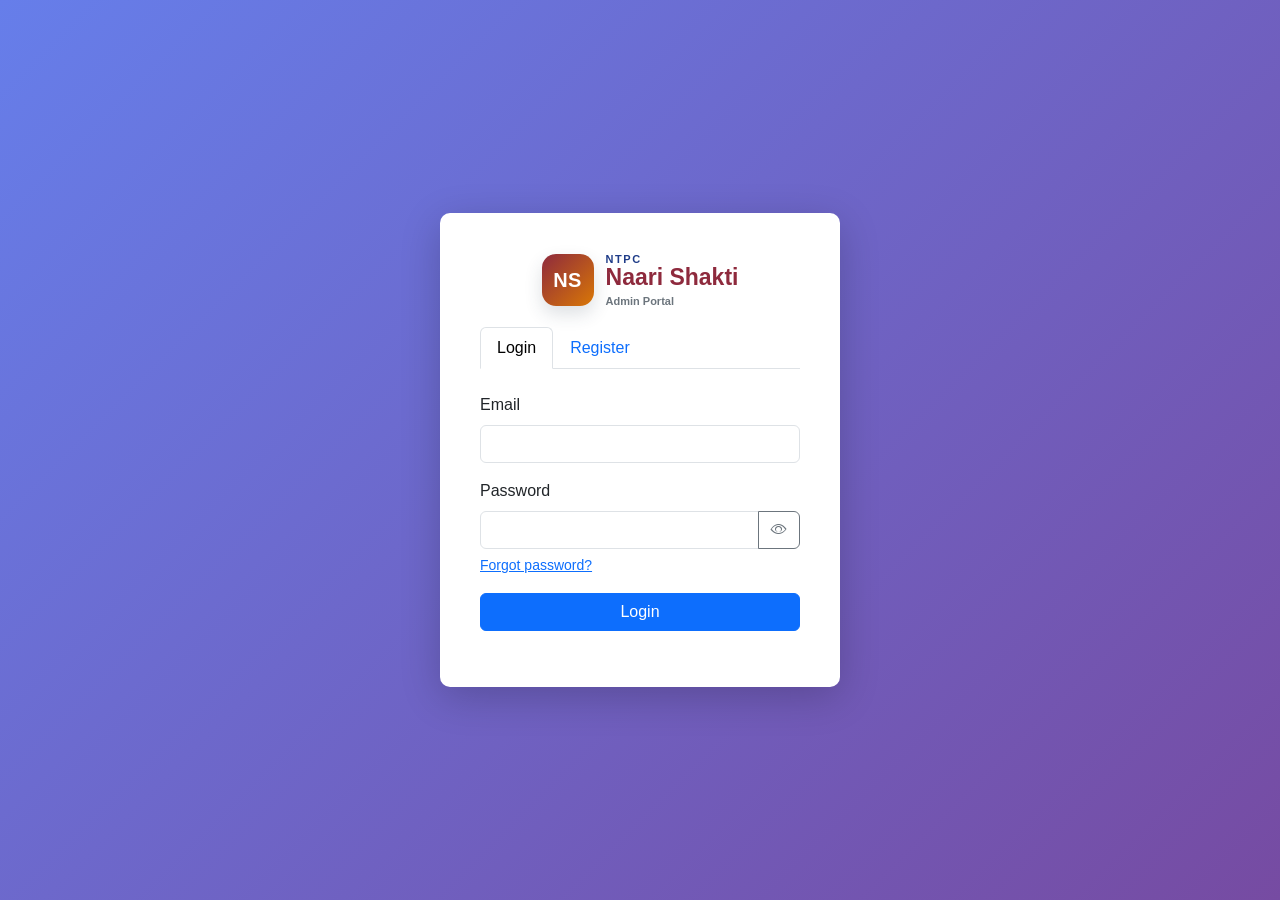
<file: app/index.html>
<!DOCTYPE html>
<html lang="en">
<head>
    <meta charset="UTF-8">
    <meta name="viewport" content="width=device-width, initial-scale=1.0">
    <title>Marketplace Admin Dashboard</title>
    <link href="https://cdn.jsdelivr.net/npm/bootstrap@5.3.0/dist/css/bootstrap.min.css" rel="stylesheet">
    <link rel="stylesheet" href="https://cdn.jsdelivr.net/npm/bootstrap-icons@1.10.0/font/bootstrap-icons.css">
    <style>
        * {
            margin: 0;
            padding: 0;
            box-sizing: border-box;
        }

        body {
            background-color: #f5f5f5;
            font-family: 'Segoe UI', Tahoma, Geneva, Verdana, sans-serif;
        }

        .sidebar {
            background-color: #2c3e50;
            min-height: 100vh;
            padding-top: 20px;
            position: fixed;
            width: 250px;
            left: 0;
            top: 0;
        }

        .sidebar a {
            color: #ecf0f1;
            text-decoration: none;
            display: block;
            padding: 15px 20px;
            margin: 5px 0;
            border-left: 4px solid transparent;
            transition: all 0.3s;
        }

        .sidebar a:hover,
        .sidebar a.active {
            background-color: #34495e;
            border-left-color: #3498db;
            color: #fff;
        }

        .main-content {
            margin-left: 250px;
            padding: 20px;
        }

        .header {
            background-color: white;
            padding: 20px;
            border-radius: 8px;
            box-shadow: 0 2px 4px rgba(0, 0, 0, 0.1);
            margin-bottom: 20px;
            display: flex;
            justify-content: space-between;
            align-items: center;
        }

        .section {
            display: none;
            animation: fadeIn 0.3s;
        }

        .section.active {
            display: block;
        }

        @keyframes fadeIn {
            from {
                opacity: 0;
                transform: translateY(10px);
            }
            to {
                opacity: 1;
                transform: translateY(0);
            }
        }

        .card {
            border: none;
            box-shadow: 0 2px 8px rgba(0, 0, 0, 0.1);
            margin-bottom: 20px;
            border-radius: 8px;
        }

        .btn-custom {
            border-radius: 5px;
            padding: 8px 16px;
            font-size: 14px;
        }

        .table-responsive {
            background-color: white;
            border-radius: 8px;
            padding: 0;
            overflow: hidden;
        }

        .table {
            margin-bottom: 0;
        }

        .form-section {
            background-color: white;
            padding: 20px;
            border-radius: 8px;
            margin-bottom: 20px;
        }

        .alert-dismissible {
            animation: slideDown 0.3s;
        }

        @keyframes slideDown {
            from {
                transform: translateY(-20px);
                opacity: 0;
            }
            to {
                transform: translateY(0);
                opacity: 1;
            }
        }

        .badge-custom {
            padding: 6px 12px;
            border-radius: 20px;
        }

        .loading {
            display: none;
        }

        .loading.show {
            display: inline-block;
        }

        @media (max-width: 768px) {
            .sidebar {
                width: 100%;
                position: relative;
                min-height: auto;
                padding-top: 10px;
            }

            .main-content {
                margin-left: 0;
            }

            .sidebar a {
                display: inline-block;
                width: auto;
                margin-right: 10px;
            }

            .header {
                flex-direction: column;
                gap: 10px;
            }
        }

        .auth-container {
            display: flex;
            justify-content: center;
            align-items: center;
            min-height: 100vh;
            background: linear-gradient(135deg, #667eea 0%, #764ba2 100%);
        }

        .auth-card {
            background: white;
            padding: 40px;
            border-radius: 10px;
            box-shadow: 0 10px 40px rgba(0, 0, 0, 0.2);
            width: 100%;
            max-width: 400px;
        }

        .auth-card h2 {
            text-align: center;
            margin-bottom: 30px;
            color: #2c3e50;
        }

        .logo {
            text-align: center;
            margin-bottom: 20px;
            font-size: 24px;
            font-weight: bold;
            color: #3498db;
        }

        .brand-lockup {
            display: flex;
            align-items: center;
            justify-content: center;
            gap: 12px;
            text-align: left;
        }

        .brand-emblem {
            width: 52px;
            height: 52px;
            border-radius: 14px;
            display: inline-flex;
            align-items: center;
            justify-content: center;
            font-size: 20px;
            font-weight: 800;
            letter-spacing: .02em;
            color: #fff;
            background: linear-gradient(135deg, #8e2a3d 0%, #d97706 100%);
            box-shadow: 0 8px 18px rgba(44, 62, 80, 0.16);
            flex-shrink: 0;
        }

        .brand-copy {
            display: flex;
            flex-direction: column;
            line-height: 1.1;
        }

        .brand-ntpc {
            font-size: 11px;
            letter-spacing: .14em;
            text-transform: uppercase;
            font-weight: 800;
            color: #1f3c88;
        }

        .brand-name {
            font-size: 23px;
            font-weight: 800;
            color: #8e2a3d;
        }

        .brand-tagline {
            font-size: 11px;
            font-weight: 600;
            color: #6c757d;
            margin-top: 4px;
        }

        .sidebar .brand-lockup {
            justify-content: flex-start;
            text-align: left;
        }

        .sidebar .brand-emblem {
            width: 34px;
            height: 34px;
            border-radius: 10px;
            font-size: 14px;
        }

        .sidebar .brand-ntpc {
            color: #c7d2fe;
            font-size: 9px;
        }

        .sidebar .brand-name {
            color: #f8fafc;
            font-size: 15px;
        }

        .sidebar .brand-tagline {
            color: #94a3b8;
            font-size: 9px;
            margin-top: 2px;
        }
    </style>
</head>
<body>
    <!-- Auth Container (initially visible) -->
    <div id="authContainer" class="auth-container">
        <div class="auth-card">
            <div class="logo brand-lockup">
                <div class="brand-emblem" aria-hidden="true">NS</div>
                <div class="brand-copy">
                    <div class="brand-ntpc">NTPC</div>
                    <div class="brand-name">Naari Shakti</div>
                    <div class="brand-tagline">Admin Portal</div>
                </div>
            </div>
            <ul class="nav nav-tabs" role="tablist">
                <li class="nav-item" role="presentation">
                    <button class="nav-link active" id="login-tab" data-bs-toggle="tab" data-bs-target="#login" type="button">Login</button>
                </li>
                <li class="nav-item" role="presentation">
                    <button class="nav-link" id="register-tab" data-bs-toggle="tab" data-bs-target="#register" type="button">Register</button>
                </li>
            </ul>
            <div class="tab-content mt-4">
                <!-- Login Form -->
                <div class="tab-pane fade show active" id="login" role="tabpanel">
                    <form id="loginForm">
                        <div class="mb-3">
                            <label class="form-label">Email</label>
                            <input type="email" class="form-control" id="loginEmail" required>
                        </div>
                        <div class="mb-3">
                            <label class="form-label">Password</label>
                            <div class="input-group">
                                <input type="password" class="form-control" id="loginPassword" required>
                                <button type="button" class="btn btn-outline-secondary" onclick="togglePasswordVisibility(this)" tabindex="-1"><i class="bi bi-eye"></i></button>
                            </div>
                            <div class="mt-1">
                                <a href="#" class="small" onclick="showForgotPasswordNotice(event)">Forgot password?</a>
                            </div>
                            <div id="forgotPasswordNotice" class="form-text text-muted" style="display:none;">
                                Password resets are handled by your Administrator. Please contact them directly to reset your password.
                            </div>
                        </div>
                        <button type="submit" class="btn btn-primary w-100">Login</button>
                    </form>
                </div>

                <!-- Register Form -->
                <div class="tab-pane fade" id="register" role="tabpanel">
                    <form id="registerForm">
                        <div class="mb-3">
                            <label class="form-label">Name</label>
                            <input type="text" class="form-control" id="registerName" required>
                        </div>
                        <div class="mb-3">
                            <label class="form-label">Employee ID <span class="text-muted">(optional)</span></label>
                            <input type="text" class="form-control" id="registerEmpNo">
                        </div>
                        <div class="mb-3">
                            <label class="form-label">Email</label>
                            <input type="email" class="form-control" id="registerEmail" required>
                        </div>
                        <div class="mb-3">
                            <label class="form-label">Password</label>
                            <div class="input-group">
                                <input type="password" class="form-control" id="registerPassword" required>
                                <button type="button" class="btn btn-outline-secondary" onclick="togglePasswordVisibility(this)" tabindex="-1"><i class="bi bi-eye"></i></button>
                            </div>
                        </div>
                        <div class="mb-3">
                            <label class="form-label">Confirm Password</label>
                            <div class="input-group">
                                <input type="password" class="form-control" id="registerConfirmPassword" required>
                                <button type="button" class="btn btn-outline-secondary" onclick="togglePasswordVisibility(this)" tabindex="-1"><i class="bi bi-eye"></i></button>
                            </div>
                        </div>
                        <div class="mb-3">
                            <label class="form-label">Project</label>
                            <select class="form-control" id="registerProject" required>
                                <option value="">Select a project</option>
                            </select>
                        </div>
                        <button type="submit" class="btn btn-primary w-100">Register</button>
                    </form>
                </div>
            </div>
            <div id="authMessage" class="mt-3"></div>
        </div>
    </div>

    <!-- Main Dashboard (hidden until login) -->
    <div id="dashboard" style="display: none;">
        <!-- Sidebar -->
        <div class="sidebar">
            <div class="logo brand-lockup" style="color: white; padding: 10px;">
                <div class="brand-emblem" aria-hidden="true">NS</div>
                <div class="brand-copy">
                    <div class="brand-ntpc">NTPC</div>
                    <div class="brand-name">Naari Shakti</div>
                    <div class="brand-tagline">Admin Portal</div>
                </div>
            </div>
            <a href="#" onclick="switchSection('dashboard')" class="sidebar-link active"><i class="bi bi-speedometer2"></i> Dashboard</a>
            <a href="#" onclick="switchSection('users')" class="sidebar-link"><i class="bi bi-people"></i> Users</a>
            <a href="#" onclick="switchSection('projects')" class="sidebar-link"><i class="bi bi-folder"></i> Projects</a>
            <a href="#" onclick="switchSection('products')" class="sidebar-link"><i class="bi bi-box"></i> Products</a>
            <a href="#" onclick="switchSection('posts')" class="sidebar-link"><i class="bi bi-file-text"></i> Posts</a>
            <a href="#" onclick="switchSection('inventories')" class="sidebar-link"><i class="bi bi-list"></i> Inventories</a>
            <a href="#" onclick="switchSection('orders')" class="sidebar-link"><i class="bi bi-cart"></i> Orders</a>
            <a href="#" onclick="switchSection('logs')" class="sidebar-link"><i class="bi bi-journal-text"></i> Logs</a>
            <a href="#" onclick="openChangePasswordModal()" class="sidebar-link"><i class="bi bi-key"></i> Change Password</a>
            <hr style="background-color: #34495e;">
            <a href="#" onclick="logout()" class="sidebar-link"><i class="bi bi-box-arrow-right"></i> Logout</a>
        </div>

        <!-- Main Content -->
        <div class="main-content">
            <!-- Header -->
            <div class="header">
                <h2><i class="bi bi-speedometer2"></i> Admin Dashboard</h2>
                <div>
                    <span id="userInfo" class="me-3">Welcome, <strong>User</strong></span>
                    <span id="currentUserRole" class="badge bg-secondary me-3">Role: USER</span>
                    <button onclick="openChangePasswordModal()" class="btn btn-outline-secondary btn-sm me-2"><i class="bi bi-key"></i> Change Password</button>
                    <button onclick="logout()" class="btn btn-outline-danger btn-sm">Logout</button>
                </div>
            </div>

            <!-- Change Password Modal -->
            <div class="modal fade" id="changePasswordModal" tabindex="-1">
                <div class="modal-dialog modal-dialog-centered">
                    <div class="modal-content">
                        <div class="modal-header">
                            <h5 class="modal-title"><i class="bi bi-key"></i> Change Password</h5>
                            <button type="button" class="btn-close" data-bs-dismiss="modal"></button>
                        </div>
                        <div class="modal-body">
                            <div id="changePasswordMessage"></div>
                            <div class="mb-3">
                                <label class="form-label">Current Password</label>
                                <div class="input-group">
                                    <input type="password" class="form-control" id="currentPasswordInput">
                                    <button type="button" class="btn btn-outline-secondary" onclick="togglePasswordVisibility(this)" tabindex="-1"><i class="bi bi-eye"></i></button>
                                </div>
                            </div>
                            <div class="mb-3">
                                <label class="form-label">New Password</label>
                                <div class="input-group">
                                    <input type="password" class="form-control" id="newPasswordInput" minlength="6">
                                    <button type="button" class="btn btn-outline-secondary" onclick="togglePasswordVisibility(this)" tabindex="-1"><i class="bi bi-eye"></i></button>
                                </div>
                            </div>
                        </div>
                        <div class="modal-footer">
                            <button type="button" class="btn btn-secondary" data-bs-dismiss="modal">Cancel</button>
                            <button type="button" class="btn btn-primary" onclick="submitChangePassword()">Change Password</button>
                        </div>
                    </div>
                </div>
            </div>

            <!-- Dashboard Section -->
            <div id="dashboard" class="section active">
                <div class="row">
                    <div class="col-md-3 mb-3">
                        <div class="card">
                            <div class="card-body">
                                <h6 class="card-title text-muted">Total Users</h6>
                                <h2 id="totalUsers">0</h2>
                            </div>
                        </div>
                    </div>
                    <div class="col-md-3 mb-3">
                        <div class="card">
                            <div class="card-body">
                                <h6 class="card-title text-muted">Total Projects</h6>
                                <h2 id="totalProjects">0</h2>
                            </div>
                        </div>
                    </div>
                    <div class="col-md-3 mb-3">
                        <div class="card">
                            <div class="card-body">
                                <h6 class="card-title text-muted">Total Products</h6>
                                <h2 id="totalProducts">0</h2>
                            </div>
                        </div>
                    </div>
                    <div class="col-md-3 mb-3">
                        <div class="card">
                            <div class="card-body">
                                <h6 class="card-title text-muted">Total Orders</h6>
                                <h2 id="totalOrders">0</h2>
                            </div>
                        </div>
                    </div>
                </div>
            </div>

            <!-- Users Section -->
            <div id="users" class="section">
                <h3 class="mb-4">Manage Users</h3>
                <div id="usersMessage"></div>

                <div class="form-section">
                    <h5>Add New User</h5>
                    <form id="userForm">
                        <div class="row">
                            <div class="col-md-6 mb-3">
                                <label class="form-label">Name</label>
                                <input type="text" class="form-control" id="userName" required>
                            </div>
                            <div class="col-md-6 mb-3">
                                <label class="form-label">Email</label>
                                <input type="email" class="form-control" id="userEmail" required>
                            </div>
                            <div class="col-md-6 mb-3">
                                <label class="form-label">Phone</label>
                                <input type="text" class="form-control" id="userPhone">
                            </div>
                            <div class="col-md-6 mb-3">
                                <label class="form-label">Project</label>
                                <select class="form-control" id="userProject">
                                    <option value="">No Project</option>
                                </select>
                            </div>
                            <div class="col-md-6 mb-3">
                                <label class="form-label">Employee ID</label>
                                <input type="text" class="form-control" id="userEmpNo" required>
                            </div>
                            <div class="col-md-6 mb-3">
                                <label class="form-label">Password</label>
                                <div class="input-group">
                                    <input type="password" class="form-control" id="userPassword" required>
                                    <button type="button" class="btn btn-outline-secondary" onclick="togglePasswordVisibility(this)" tabindex="-1"><i class="bi bi-eye"></i></button>
                                </div>
                            </div>
                            <div class="col-md-6 mb-3">
                                <label class="form-label">Confirm Password</label>
                                <div class="input-group">
                                    <input type="password" class="form-control" id="userConfirmPassword" required>
                                    <button type="button" class="btn btn-outline-secondary" onclick="togglePasswordVisibility(this)" tabindex="-1"><i class="bi bi-eye"></i></button>
                                </div>
                            </div>
                            <div class="col-md-6 mb-3">
                                <label class="form-label">Role</label>
                                <select class="form-control" id="userRole" required>
                                    <option value="USER" selected>USER</option>
                                    <option value="CAPTAIN">CAPTAIN</option>
                                    <option value="DIRECTOR">DIRECTOR</option>
                                    <option value="ADMIN">ADMIN</option>
                                </select>
                            </div>
                            <div class="col-12">
                                <button type="submit" class="btn btn-primary btn-custom">Save User</button>
                                <button type="button" class="btn btn-secondary btn-custom" onclick="resetUserForm()">Clear</button>
                                <button type="button" class="btn btn-info btn-custom" onclick="testUserForm()">Test Form</button>
                            </div>
                        </div>
                    </form>
                </div>

                <div class="table-responsive">
                    <table class="table table-hover">
                        <thead class="table-light">
                            <tr>
                                <th>ID</th>
                                <th>Emp ID</th>
                                <th>Name</th>
                                <th>Email</th>
                                <th>Phone</th>
                                <th>Project</th>
                                <th>Role</th>
                                <th>Status</th>
                                <th>Actions</th>
                            </tr>
                        </thead>
                        <tbody id="usersTable">
                            <tr>
                                <td colspan="8" class="text-center">Loading...</td>
                            </tr>
                        </tbody>
                    </table>
                </div>
            </div>

            <!-- Projects Section -->
            <div id="projects" class="section">
                <h3 class="mb-4">Manage Projects</h3>
                <div id="projectsMessage"></div>

                <div class="form-section">
                    <h5>Add New Project</h5>
                    <form id="projectForm">
                        <div class="row">
                            <div class="col-md-6 mb-3">
                                <label class="form-label">Project Name</label>
                                <input type="text" class="form-control" id="projectName" required>
                            </div>
                            <div class="col-md-6 mb-3">
                                <label class="form-label">Address</label>
                                <input type="text" class="form-control" id="projectAddress">
                            </div>
                            <div class="col-12">
                                <button type="submit" class="btn btn-primary btn-custom">Save Project</button>
                                <button type="button" class="btn btn-secondary btn-custom" onclick="resetProjectForm()">Clear</button>
                            </div>
                        </div>
                    </form>
                </div>

                <div class="table-responsive">
                    <table class="table table-hover">
                        <thead class="table-light">
                            <tr>
                                <th>ID</th>
                                <th>Name</th>
                                <th>Address</th>
                                <th>Created At</th>
                                <th>Actions</th>
                            </tr>
                        </thead>
                        <tbody id="projectsTable">
                            <tr>
                                <td colspan="5" class="text-center">Loading...</td>
                            </tr>
                        </tbody>
                    </table>
                </div>
            </div>

            <!-- Products Section -->
            <div id="products" class="section">
                <h3 class="mb-4">Manage Products</h3>
                <div id="productsMessage"></div>

                <div class="form-section">
                    <h5>Add New Product</h5>
                    <form id="productForm">
                        <div class="row">
                            <div class="col-md-6 mb-3">
                                <label class="form-label">Product Name</label>
                                <input type="text" class="form-control" id="productName" required>
                            </div>
                            <div class="col-md-6 mb-3">
                                <label class="form-label">Project</label>
                                <select class="form-control" id="productProject" required>
                                    <option value="">Select a project</option>
                                </select>
                            </div>
                            <div class="col-12 mb-3">
                                <label class="form-label">Description</label>
                                <textarea class="form-control" id="productDescription" rows="3"></textarea>
                            </div>
                            <div class="col-12">
                                <button type="submit" class="btn btn-primary btn-custom">Save Product</button>
                                <button type="button" class="btn btn-secondary btn-custom" onclick="resetProductForm()">Clear</button>
                                <button type="button" class="btn btn-info btn-custom" onclick="testProductForm()">Test Form</button>
                            </div>
                        </div>
                    </form>
                </div>

                <div class="table-responsive">
                    <table class="table table-hover">
                        <thead class="table-light">
                            <tr>
                                <th>ID</th>
                                <th>Name</th>
                                <th>Project</th>
                                <th>Description</th>
                                <th>Actions</th>
                            </tr>
                        </thead>
                        <tbody id="productsTable">
                            <tr>
                                <td colspan="5" class="text-center">Loading...</td>
                            </tr>
                        </tbody>
                    </table>
                </div>
            </div>

            <!-- Posts Section -->
            <div id="posts" class="section">
                <h3 class="mb-4">Manage Posts</h3>
                <div id="postsMessage"></div>

                <div class="form-section">
                    <h5>Add New Post</h5>
                    <form id="postForm">
                        <div class="row">
                            <div class="col-md-6 mb-3">
                                <label class="form-label">Product</label>
                                <select class="form-control" id="postProduct" required></select>
                            </div>
                            <div class="col-md-6 mb-3">
                                <label class="form-label">Price</label>
                                <input type="number" class="form-control" id="postPrice" step="0.01" required>
                            </div>
                            <div class="col-md-6 mb-3">
                                <label class="form-label">Total Quantity</label>
                                <input type="number" class="form-control" id="postTotalQty" required>
                            </div>
                            <div class="col-md-6 mb-3">
                                <label class="form-label">Product Image</label>
                                <input type="file" class="form-control" id="postImage" accept="image/*">
                            </div>
                            <div class="col-12">
                                <button type="submit" class="btn btn-primary btn-custom">Save Post</button>
                                <button type="button" class="btn btn-secondary btn-custom" onclick="resetPostForm()">Clear</button>
                                <button type="button" class="btn btn-info btn-custom" onclick="testPostForm()">Test Form</button>
                            </div>
                        </div>
                    </form>
                </div>

                <div class="table-responsive">
                    <table class="table table-hover">
                        <thead class="table-light">
                            <tr>
                                <th>ID</th>
                                <th>Product</th>
                                <th>Price</th>
                                <th>Total Qty</th>
                                <th>Remaining Qty</th>
                                <th>Orders</th>
                                <th>Image</th>
                                <th>Actions</th>
                            </tr>
                        </thead>
                        <tbody id="postsTable">
                            <tr>
                                <td colspan="6" class="text-center">Loading...</td>
                            </tr>
                        </tbody>
                    </table>
                </div>
            </div>

            <!-- Inventories Section -->
            <div id="inventories" class="section">
                <h3 class="mb-4">Manage Inventories</h3>
                <div id="inventoriesMessage"></div>

                <div class="form-section">
                    <h5>Add New Inventory</h5>
                    <form id="inventoryForm">
                        <div class="row">
                            <div class="col-md-6 mb-3">
                                <label class="form-label">Product</label>
                                <select class="form-control" id="inventoryProduct" required></select>
                            </div>
                            <div class="col-md-6 mb-3">
                                <label class="form-label">Quantity</label>
                                <input type="number" class="form-control" id="inventoryQuantity" required>
                            </div>
                            <div class="col-12">
                                <button type="submit" class="btn btn-primary btn-custom">Save Inventory</button>
                                <button type="button" class="btn btn-secondary btn-custom" onclick="resetInventoryForm()">Clear</button>
                            </div>
                        </div>
                    </form>
                </div>

                <div class="table-responsive">
                    <table class="table table-hover">
                        <thead class="table-light">
                            <tr>
                                <th>ID</th>
                                <th>Product</th>
                                <th>Quantity</th>
                                <th>Last Updated</th>
                                <th>Actions</th>
                            </tr>
                        </thead>
                        <tbody id="inventoriesTable">
                            <tr>
                                <td colspan="5" class="text-center">Loading...</td>
                            </tr>
                        </tbody>
                    </table>
                </div>
            </div>

            <!-- Orders Section -->
            <div id="orders" class="section">
                <h3 class="mb-4">Manage Orders</h3>
                <div id="ordersMessage"></div>

                <div class="form-section">
                    <h5>Add New Order</h5>
                    <form id="orderForm">
                        <div class="row">
                            <div class="col-md-6 mb-3">
                                <label class="form-label">Post</label>
                                <select class="form-control" id="orderPost" required></select>
                            </div>
                            <div class="col-md-6 mb-3">
                                <label class="form-label">User</label>
                                <select class="form-control" id="orderUser" required></select>
                            </div>
                            <div class="col-md-6 mb-3">
                                <label class="form-label">Quantity</label>
                                <input type="number" class="form-control" id="orderQuantity" required min="1">
                                <small class="text-muted" id="quantityHelp">Available: Select a post first</small>
                            </div>
                            <div class="col-md-6 mb-3">
                                <label class="form-label">Total Price (Auto-calculated)</label>
                                <input type="number" class="form-control" id="orderTotalPrice" step="0.01" readonly>
                            </div>
                            <div class="col-md-6 mb-3">
                                <label class="form-label">Address</label>
                                <input type="text" class="form-control" id="orderAddress" placeholder="Enter delivery address">
                            </div>
                            <div class="col-md-6 mb-3">
                                <label class="form-label">Status</label>
                                <select class="form-control" id="orderStatus">
                                    <option>PENDING</option>
                                    <option>CONFIRMED</option>
                                    <option>COMPLETED</option>
                                    <option>CANCELLED</option>
                                </select>
                            </div>
                            <div class="col-12">
                                <button type="submit" class="btn btn-primary btn-custom">Save Order</button>
                                <button type="button" class="btn btn-secondary btn-custom" onclick="resetOrderForm()">Clear</button>
                            </div>
                        </div>
                    </form>
                </div>

                <div class="table-responsive">
                    <table class="table table-hover">
                        <thead class="table-light">
                            <tr>
                                <th>ID</th>
                                <th>Post</th>
                                <th>User</th>
                                <th>Qty</th>
                                <th>Total Price</th>
                                <th>Address</th>
                                <th>Status</th>
                                <th>Actions</th>
                            </tr>
                        </thead>
                        <tbody id="ordersTable">
                            <tr>
                                <td colspan="8" class="text-center">Loading...</td>
                            </tr>
                        </tbody>
                    </table>
                </div>
            </div>

            <!-- Logs Section -->
            <div id="logs" class="section">
                <h3 class="mb-4">Activity Logs</h3>
                <div id="logsMessage"></div>

                <div class="table-responsive">
                    <table class="table table-hover">
                        <thead class="table-light">
                            <tr>
                                <th>ID</th>
                                <th>Action</th>
                                <th>Entity Type</th>
                                <th>Entity ID</th>
                                <th>User</th>
                                <th>Details</th>
                                <th>Timestamp</th>
                            </tr>
                        </thead>
                        <tbody id="logsTable">
                            <tr>
                                <td colspan="7" class="text-center">Loading...</td>
                            </tr>
                        </tbody>
                    </table>
                </div>
            </div>
        </div>
    </div>

    <!-- Edit Modal -->
    <div class="modal fade" id="editModal" tabindex="-1">
        <div class="modal-dialog">
            <div class="modal-content">
                <div class="modal-header">
                    <h5 class="modal-title" id="editModalTitle">Edit Item</h5>
                    <button type="button" class="btn-close" data-bs-dismiss="modal"></button>
                </div>
                <div class="modal-body" id="editModalBody">
                    <!-- Dynamic content -->
                </div>
                <div class="modal-footer">
                    <button type="button" class="btn btn-secondary" data-bs-dismiss="modal">Cancel</button>
                    <button type="button" class="btn btn-primary" id="editModalSave">Save Changes</button>
                </div>
            </div>
        </div>
    </div>

    <script src="https://cdn.jsdelivr.net/npm/bootstrap@5.3.0/dist/js/bootstrap.bundle.min.js"></script>

    <script>
        const API_URL = 'http://localhost:8080/api';
        let authToken = localStorage.getItem('authToken');
        let currentUser = JSON.parse(localStorage.getItem('currentUser')) || {};
        let editingType = null;
        let editingId = null;

        // Initialize
        document.addEventListener('DOMContentLoaded', async () => {
            console.log('Page loaded, checking auth token:', authToken);
            
            // First, immediately hide the dashboard until verified
            document.getElementById('dashboard').style.display = 'none';
            
            if (authToken) {
                // Verify user is admin from server
                try {
                    const response = await fetch(`${API_URL}/me`, {
                        method: 'GET',
                        headers: { 
                            'Authorization': `Bearer ${authToken}`,
                            'Content-Type': 'application/json'
                        }
                    });
                    
                    console.log('Auth verification response status:', response.status);
                    
                    if (!response.ok) {
                        console.log('Auth verification failed - invalid token');
                        localStorage.removeItem('authToken');
                        localStorage.removeItem('currentUser');
                        window.location.href = 'user.html';
                        return;
                    }
                    
                    const data = await response.json();
                    console.log('Auth verification response:', data);
                    
                    if (data.success && data.data) {
                        const userRole = data.data.role;
                        
                        console.log('User role from server:', userRole);
                        
                        // Check if user is admin
                        if (userRole === 'DIRECTOR') {
                            console.log('User is DIRECTOR, redirecting to director.html');
                            localStorage.removeItem('authToken');
                            localStorage.removeItem('currentUser');
                            window.location.href = 'director.html';
                            return;
                        }
                        
                        if (userRole === 'CAPTAIN') {
                            console.log('User is CAPTAIN, redirecting to captain.html');
                            localStorage.removeItem('authToken');
                            localStorage.removeItem('currentUser');
                            window.location.href = 'captain.html';
                            return;
                        }
                        
                        if (userRole !== 'ADMIN') {
                            console.log('User is not admin, redirecting to user.html');
                            localStorage.removeItem('authToken');
                            localStorage.removeItem('currentUser');
                            window.location.href = 'user.html';
                            return;
                        }
                        
                        // User is admin, show dashboard
                        document.getElementById('dashboard').style.display = 'block';
                        showDashboard();
                        loadDashboardStats();
                    } else {
                        throw new Error('Invalid response');
                    }
                } catch (error) {
                    console.error('Auth verification failed:', error);
                    localStorage.removeItem('authToken');
                    localStorage.removeItem('currentUser');
                    window.location.href = 'user.html';
                }
            } else {
                showAuth();
            }
        });

        // Auth Functions
        document.getElementById('loginForm').addEventListener('submit', async (e) => {
            e.preventDefault();
            const email = document.getElementById('loginEmail').value;
            const password = document.getElementById('loginPassword').value;

            try {
                const response = await fetch(`${API_URL}/login`, {
                    method: 'POST',
                    headers: { 'Content-Type': 'application/json' },
                    body: JSON.stringify({ email, password })
                });

                const data = await response.json();
                if (response.ok && data.success && data.data && data.data.token) {
                    authToken = data.data.token;
                    currentUser = data.data.user || { name: 'User', role: 'USER' };
                    localStorage.setItem('authToken', authToken);
                    localStorage.setItem('currentUser', JSON.stringify(currentUser));
                    
                    // Role-based routing: Redirect users based on their role
                    if (currentUser.role === 'DIRECTOR') {
                        window.location.href = 'director.html';
                        return;
                    }
                    
                    if (currentUser.role === 'CAPTAIN') {
                        window.location.href = 'captain.html';
                        return;
                    }
                    
                    if (currentUser.role !== 'ADMIN') {
                        window.location.href = 'user.html';
                        return;
                    }
                    
                    showDashboard();
                    loadDashboardStats();
                } else {
                    showMessage('authMessage', 'Login failed: ' + (data.error || data.message || 'Invalid credentials'), 'danger');
                }
            } catch (error) {
                console.error('Login error:', error);
                showMessage('authMessage', 'Error: Failed to connect to server. Make sure backend is running on ' + API_URL, 'danger');
            }
        });

        document.getElementById('registerForm').addEventListener('submit', async (e) => {
            e.preventDefault();
            const name = document.getElementById('registerName').value;
            const empNo = document.getElementById('registerEmpNo').value;
            const email = document.getElementById('registerEmail').value;
            const password = document.getElementById('registerPassword').value;
            const confirmPassword = document.getElementById('registerConfirmPassword').value;
            const projectId = document.getElementById('registerProject').value;

            if (password !== confirmPassword) {
                showMessage('authMessage', 'Password and confirm password do not match.', 'danger');
                return;
            }

            if (!projectId) {
                showMessage('authMessage', 'Please select a project.', 'danger');
                return;
            }

            const registerData = { name, empNo, email, password, confirmPassword, projectId: parseInt(projectId) };

            try {
                const response = await fetch(`${API_URL}/register`, {
                    method: 'POST',
                    headers: { 'Content-Type': 'application/json' },
                    body: JSON.stringify(registerData)
                });

                const data = await response.json();
                if (response.ok && data.success) {
                    showMessage('authMessage', 'Registration successful! Please login.', 'success');
                    document.getElementById('registerForm').reset();
                    setTimeout(() => {
                        document.getElementById('login-tab').click();
                    }, 1500);
                } else {
                    showMessage('authMessage', 'Registration failed: ' + (data.error || data.message || 'Unknown error'), 'danger');
                }
            } catch (error) {
                console.error('Registration error:', error);
                showMessage('authMessage', 'Error: Failed to connect to server. Make sure backend is running on ' + API_URL, 'danger');
            }
        });

        async function logout() {
            try {
                if (authToken) {
                    await fetch(`${API_URL}/logout`, {
                        method: 'POST',
                        headers: {
                            'Authorization': `Bearer ${authToken}`,
                            'Content-Type': 'application/json'
                        }
                    });
                }
            } catch (error) {
                console.error('Logout error:', error);
            }

            authToken = null;
            currentUser = {};
            localStorage.removeItem('authToken');
            localStorage.removeItem('currentUser');
            // Logout always returns to the community marketplace/login,
            // not the admin portal's own login screen.
            window.location.href = 'user.html';
        }

        // Force a fresh auth check if this page is restored from the
        // back/forward cache after logout, instead of showing stale
        // authenticated UI from memory.
        window.addEventListener('pageshow', (event) => {
            if (event.persisted) {
                window.location.reload();
            }
        });

        function togglePasswordVisibility(btn) {
            const input = btn.previousElementSibling;
            if (!input) return;
            const icon = btn.querySelector('i');
            if (input.type === 'password') {
                input.type = 'text';
                icon.className = 'bi bi-eye-slash';
            } else {
                input.type = 'password';
                icon.className = 'bi bi-eye';
            }
        }

        function showForgotPasswordNotice(event) {
            event.preventDefault();
            const notice = document.getElementById('forgotPasswordNotice');
            if (notice) notice.style.display = 'block';
        }

        function openChangePasswordModal() {
            document.getElementById('changePasswordMessage').innerHTML = '';
            document.getElementById('currentPasswordInput').value = '';
            document.getElementById('newPasswordInput').value = '';
            new bootstrap.Modal(document.getElementById('changePasswordModal')).show();
        }

        async function submitChangePassword() {
            const currentPassword = document.getElementById('currentPasswordInput').value;
            const newPassword = document.getElementById('newPasswordInput').value;

            if (!currentPassword || !newPassword) {
                showMessage('changePasswordMessage', 'Please fill in both fields', 'danger');
                return;
            }
            if (newPassword.length < 6) {
                showMessage('changePasswordMessage', 'New password must be at least 6 characters', 'danger');
                return;
            }

            try {
                const data = await apiCall('/change-password', 'POST', { currentPassword, newPassword });
                if (data.success) {
                    bootstrap.Modal.getInstance(document.getElementById('changePasswordModal')).hide();
                    showToastOrAlert('Password changed successfully. Please log in again.');
                    logout();
                } else {
                    showMessage('changePasswordMessage', data.error || data.message || 'Failed to change password', 'danger');
                }
            } catch (error) {
                showMessage('changePasswordMessage', 'Error: ' + error.message, 'danger');
            }
        }

        function showToastOrAlert(message) {
            if (typeof showToast === 'function') {
                showToast(message, 'success');
            } else {
                alert(message);
            }
        }

        function showAuth() {
            document.getElementById('authContainer').style.display = 'flex';
            document.getElementById('dashboard').style.display = 'none';
            // Load projects for register dropdown
            loadProjectsForSelect('registerProject');
        }

        function showDashboard() {
            document.getElementById('authContainer').style.display = 'none';
            document.getElementById('dashboard').style.display = 'block';
            document.getElementById('userInfo').innerHTML = `Welcome, <strong>${currentUser.name || 'User'}</strong>`;
            document.getElementById('currentUserRole').innerHTML = `Role: <strong>${currentUser.role || 'USER'}</strong>`;
            document.getElementById('userRole').className = `badge me-3 ${getRoleBadgeClass(currentUser.role || 'USER')}`;
        }

        function getRoleBadgeClass(role) {
            switch(role) {
                case 'ADMIN': return 'bg-danger';
                case 'CAPTAIN': return 'bg-warning text-dark';
                case 'USER': return 'bg-secondary';
                default: return 'bg-secondary';
            }
        }

        // Navigation
        function switchSection(sectionName) {
            document.querySelectorAll('.section').forEach(s => s.classList.remove('active'));
            document.getElementById(sectionName).classList.add('active');

            document.querySelectorAll('.sidebar-link').forEach(l => l.classList.remove('active'));
            event.target.closest('.sidebar-link').classList.add('active');

            // Load data for the section
            if (sectionName === 'users') {
                loadUsers();
                loadProjectsForSelect('userProject');
            }
            if (sectionName === 'projects') loadProjects();
            if (sectionName === 'products') {
                loadProducts();
                loadProjectsForSelect('productProject');
            }
            if (sectionName === 'posts') {
                loadPosts();
                loadProductsForSelect('postProduct');
            }
            if (sectionName === 'inventories') {
                loadInventories();
                loadProductsForSelect('inventoryProduct');
            }
            if (sectionName === 'orders') {
                loadOrders();
                loadPostsForSelect('orderPost');
                loadUsersForSelect('orderUser');
            }
            if (sectionName === 'logs') {
                loadLogs();
            }
        }

        // Utility Functions
        function showMessage(elementId, message, type) {
            const element = document.getElementById(elementId);
            element.innerHTML = `<div class="alert alert-${type} alert-dismissible fade show" role="alert">
                ${message}
                <button type="button" class="btn-close" data-bs-dismiss="alert"></button>
            </div>`;
        }

        async function apiCall(endpoint, method = 'GET', body = null) {
            console.log(`Making ${method} request to: ${API_URL}${endpoint}`);
            const options = {
                method,
                headers: {
                    'Authorization': `Bearer ${authToken}`
                }
            };

            if (body) {
                options.headers['Content-Type'] = 'application/json';
                options.body = JSON.stringify(body);
                console.log('Request body:', body);
            }

            const response = await fetch(`${API_URL}${endpoint}`, options);
            console.log(`Response status: ${response.status}`);
            
            if (!response.ok && response.status === 401) {
                logout();
                throw new Error('Unauthorized');
            }
            
            // Handle 204 No Content responses
            if (response.status === 204) {
                return { success: true, data: null };
            }
            
            const data = await response.json();
            console.log('Response data:', data);
            return data;
        }

        async function apiCallWithFile(endpoint, method = 'POST', formData) {
            console.log(`Making ${method} request to: ${API_URL}${endpoint}`);
            const options = {
                method,
                headers: {
                    'Authorization': `Bearer ${authToken}`
                },
                body: formData
            };

            const response = await fetch(`${API_URL}${endpoint}`, options);
            console.log(`Response status: ${response.status}`);
            
            if (!response.ok && response.status === 401) {
                logout();
                throw new Error('Unauthorized');
            }
            const data = await response.json();
            console.log('Response data:', data);
            return data;
        }

        // Dashboard Stats
        async function loadDashboardStats() {
            try {
                const users = await apiCall('/users');
                const projects = await apiCall('/projects');
                const products = await apiCall('/products');
                const orders = await apiCall('/orders');

                document.getElementById('totalUsers').textContent = users.data?.length || 0;
                document.getElementById('totalProjects').textContent = projects.data?.length || 0;
                document.getElementById('totalProducts').textContent = products.data?.length || 0;
                document.getElementById('totalOrders').textContent = orders.data?.length || 0;
            } catch (error) {
                console.error('Error loading stats:', error);
            }
        }

        let users = []; // Global variable to store users data

        // USERS
        async function loadUsers() {
            try {
                const data = await apiCall('/users');
                users = data.data || []; // Store users globally
                const tbody = document.getElementById('usersTable');
                tbody.innerHTML = users.map(user => `
                    <tr>
                        <td>${user.ID}</td>
                        <td>${user.EmpNo || '-'}</td>
                        <td>${user.Name}</td>
                        <td>${user.Email}</td>
                        <td>${user.PhoneNo || '-'}</td>
                        <td>${user.Project?.Name || '-'}</td>
                        <td><span class="badge badge-custom bg-info">${user.Role || 'USER'}</span></td>
                        <td><span class="badge badge-custom ${user.ApprovalStatus && user.ApprovalStatus.toUpperCase() === 'APPROVED' ? 'bg-success' : 'bg-warning'}">${user.ApprovalStatus || 'PENDING'}</span></td>
                        <td>
                            <button class="btn btn-sm btn-warning" onclick="editUser(${user.ID})">Edit</button>
                            <button class="btn btn-sm btn-secondary" onclick="resetUserPassword(${user.ID})" title="Reset this user's password">Reset Password</button>
                            ${user.ApprovalStatus && user.ApprovalStatus.toUpperCase() === 'PENDING' ?
                                `<button class="btn btn-sm btn-success" onclick="approveUser(${user.ID})">Approve</button>
                                 <button class="btn btn-sm btn-danger" onclick="rejectUser(${user.ID})">Reject</button>` :
                                ''}
                            <button class="btn btn-sm btn-danger" onclick="deleteUser(${user.ID})">Delete</button>
                        </td>
                    </tr>
                `).join('') || '<tr><td colspan="9" class="text-center">No users found</td></tr>';
            } catch (error) {
                showMessage('usersMessage', 'Error loading users: ' + error.message, 'danger');
            }
        }

        document.getElementById('userForm').addEventListener('submit', async (e) => {
            e.preventDefault();
            console.log('=== USER FORM SUBMIT TRIGGERED ===');
            console.log('Event:', e);
            
            const password = document.getElementById('userPassword').value;
            const confirmPassword = document.getElementById('userConfirmPassword').value;
            
            if (password !== confirmPassword) {
                showMessage('usersMessage', 'Passwords do not match', 'danger');
                return;
            }
            
            if (password.length < 6) {
                showMessage('usersMessage', 'Password must be at least 6 characters', 'danger');
                return;
            }
            
            const projectID = document.getElementById('userProject').value;
            const roleValue = document.getElementById('userRole').value;
            
            if (!roleValue) {
                showMessage('usersMessage', 'Please select a role', 'danger');
                return;
            }
            
            console.log('Form field values:');
            console.log('EmpNo:', document.getElementById('userEmpNo').value);
            console.log('Name:', document.getElementById('userName').value);
            console.log('Email:', document.getElementById('userEmail').value);
            console.log('Phone:', document.getElementById('userPhone').value);
            console.log('Password:', password);
            console.log('Role:', roleValue);
            console.log('ProjectID:', projectID);
            
            const user = {
                EmpNo: document.getElementById('userEmpNo').value,
                Name: document.getElementById('userName').value,
                Email: document.getElementById('userEmail').value,
                PhoneNo: document.getElementById('userPhone').value,
                Password: password,
                Role: roleValue
            };
            
            const projectIdNum = parseInt(projectID);
            if (projectID && !isNaN(projectIdNum) && projectIdNum > 0) {
                user.ProjectID = projectIdNum;
            } else {
                user.ProjectID = null;
            }
            
            console.log('Final user object:', user);

            const submitBtn = document.querySelector('#userForm button[type="submit"]');
            const isEditMode = submitBtn.dataset.mode === 'edit';
            const editId = submitBtn.dataset.editId;

            try {
                let data;
                if (isEditMode) {
                    console.log('Making API call to update user');
                    data = await apiCall(`/users/${editId}`, 'PUT', user);
                    console.log('API response:', data);
                    showMessage('usersMessage', 'User updated successfully', 'success');
                } else {
                    console.log('Making API call to create user');
                    data = await apiCall('/users', 'POST', user);
                    console.log('API response:', data);
                    showMessage('usersMessage', 'User created successfully', 'success');
                }
                resetUserForm();
                loadUsers();
            } catch (error) {
                console.error('Error saving user:', error);
                showMessage('usersMessage', 'Error: ' + error.message, 'danger');
            }
        });

        function resetUserForm() {
            document.getElementById('userForm').reset();
            // Ensure role has a default value
            document.getElementById('userRole').value = 'USER';
            
            // Reset edit mode
            const submitBtn = document.querySelector('#userForm button[type="submit"]');
            submitBtn.textContent = 'Save User';
            delete submitBtn.dataset.editId;
            delete submitBtn.dataset.mode;
        }

        function testUserForm() {
            console.log('Test button clicked');
            const userName = document.getElementById('userName').value;
            const userEmail = document.getElementById('userEmail').value;
            console.log('Form values - Name:', userName, 'Email:', userEmail);
            alert('Test: Name=' + userName + ', Email=' + userEmail);
        }

        async function deleteUser(id) {
            if (!confirm('Delete this user?')) return;
            try {
                await apiCall(`/users/${id}`, 'DELETE');
                showMessage('usersMessage', 'User deleted', 'success');
                loadUsers();
            } catch (error) {
                showMessage('usersMessage', 'Error: ' + error.message, 'danger');
            }
        }

        // Realistic "forgot password" support: there is no email/OTP/SMTP
        // infrastructure in this app, so an admin sets a new password
        // directly and relays it to the user through an existing offline
        // channel (this mirrors the existing approve/reject admin pattern).
        async function resetUserPassword(id) {
            const newPassword = prompt('Enter a new password for this user (min 6 characters):');
            if (newPassword === null) return;
            if (newPassword.length < 6) {
                alert('Password must be at least 6 characters');
                return;
            }
            try {
                const data = await apiCall(`/admin/users/${id}/reset-password`, 'PATCH', { newPassword });
                if (data.success) {
                    showMessage('usersMessage', 'Password reset successfully', 'success');
                } else {
                    showMessage('usersMessage', data.error || data.message || 'Failed to reset password', 'danger');
                }
            } catch (error) {
                showMessage('usersMessage', 'Error: ' + error.message, 'danger');
            }
        }

        function editUser(id) {
            // Find user and populate form
            const user = users.find(u => u.ID == id);
            if (!user) return;

            document.getElementById('userEmpNo').value = user.EmpNo || '';
            document.getElementById('userName').value = user.Name || '';
            document.getElementById('userEmail').value = user.Email || '';
            document.getElementById('userPhone').value = user.PhoneNo || '';
            document.getElementById('userProject').value = user.ProjectID || '';
            document.getElementById('userRole').value = user.Role || 'USER';

            // Change button text and store edit mode
            const submitBtn = document.querySelector('#userForm button[type="submit"]');
            submitBtn.textContent = 'Update User';
            submitBtn.dataset.editId = id;
            submitBtn.dataset.mode = 'edit';

            // Scroll to form
            document.getElementById('users').scrollIntoView();
        }

        async function approveUser(id) {
            if (!confirm('Approve this user?')) return;
            try {
                await apiCall(`/admin/users/${id}/approve`, 'PATCH');
                showMessage('usersMessage', 'User approved successfully', 'success');
                loadUsers();
            } catch (error) {
                showMessage('usersMessage', 'Error approving user: ' + error.message, 'danger');
            }
        }

        async function rejectUser(id) {
            if (!confirm('Reject this user?')) return;
            try {
                await apiCall(`/admin/users/${id}/reject`, 'PATCH');
                showMessage('usersMessage', 'User rejected', 'success');
                loadUsers();
            } catch (error) {
                showMessage('usersMessage', 'Error rejecting user: ' + error.message, 'danger');
            }
        }

        let projects = []; // Global variable to store projects data

        // PROJECTS
        async function loadProjects() {
            try {
                const data = await apiCall('/projects');
                projects = data.data || []; // Store projects globally
                const tbody = document.getElementById('projectsTable');
                tbody.innerHTML = projects.map(project => `
                    <tr>
                        <td>${project.ID}</td>
                        <td>${project.Name}</td>
                        <td>${project.Address || '-'}</td>
                        <td>${new Date(project.CreatedAt).toLocaleDateString()}</td>
                        <td>
                            <button class="btn btn-sm btn-warning" onclick="editProject(${project.ID})">Edit</button>
                            <button class="btn btn-sm btn-danger" onclick="deleteProject(${project.ID})">Delete</button>
                        </td>
                    </tr>
                `).join('') || '<tr><td colspan="5" class="text-center">No projects found</td></tr>';
            } catch (error) {
                showMessage('projectsMessage', 'Error loading projects: ' + error.message, 'danger');
            }
        }

        async function loadProjectsForSelect(selectId) {
            try {
                const data = await apiCall('/projects');
                const projects = data.data || [];
                const select = document.getElementById(selectId);
                // Keep the first option (default) and append projects
                const defaultOption = select.querySelector('option[value=""]');
                select.innerHTML = defaultOption.outerHTML + projects.map(p => `<option value="${p.ID}">${p.Name}</option>`).join('');
            } catch (error) {
                console.error('Error loading projects:', error);
            }
        }

        document.getElementById('projectForm').addEventListener('submit', async (e) => {
            e.preventDefault();
            const project = {
                Name: document.getElementById('projectName').value,
                Address: document.getElementById('projectAddress').value
            };

            const submitBtn = document.querySelector('#projectForm button[type="submit"]');
            const isEditMode = submitBtn.dataset.mode === 'edit';
            const editId = submitBtn.dataset.editId;

            try {
                let data;
                if (isEditMode) {
                    data = await apiCall(`/projects/${editId}`, 'PUT', project);
                    showMessage('projectsMessage', 'Project updated successfully', 'success');
                } else {
                    data = await apiCall('/projects', 'POST', project);
                    showMessage('projectsMessage', 'Project created successfully', 'success');
                }
                resetProjectForm();
                loadProjects();
                loadProjectsForSelect('productProject');
            } catch (error) {
                showMessage('projectsMessage', 'Error: ' + error.message, 'danger');
            }
        });

        function resetProjectForm() {
            document.getElementById('projectForm').reset();
            
            // Reset edit mode
            const submitBtn = document.querySelector('#projectForm button[type="submit"]');
            submitBtn.textContent = 'Save Project';
            delete submitBtn.dataset.editId;
            delete submitBtn.dataset.mode;
        }

        async function deleteProject(id) {
            if (!confirm('Delete this project?')) return;
            try {
                await apiCall(`/projects/${id}`, 'DELETE');
                showMessage('projectsMessage', 'Project deleted', 'success');
                loadProjects();
                loadProjectsForSelect('productProject');
            } catch (error) {
                showMessage('projectsMessage', 'Error: ' + error.message, 'danger');
            }
        }

        function editProject(id) {
            // Find project and populate form
            const project = projects.find(p => p.ID == id);
            if (!project) return;

            document.getElementById('projectName').value = project.Name || '';
            document.getElementById('projectAddress').value = project.Address || '';

            // Change button text and store edit mode
            const submitBtn = document.querySelector('#projectForm button[type="submit"]');
            submitBtn.textContent = 'Update Project';
            submitBtn.dataset.editId = id;
            submitBtn.dataset.mode = 'edit';

            // Scroll to form
            document.getElementById('projects').scrollIntoView();
        }

        let products = []; // Global variable to store products data

        // PRODUCTS
        async function loadProducts() {
            try {
                const data = await apiCall('/products');
                products = data.data || []; // Store products globally
                const tbody = document.getElementById('productsTable');
                tbody.innerHTML = products.map(product => `
                    <tr>
                        <td>${product.ID}</td>
                        <td>${product.Name}</td>
                        <td>${product.Project?.Name || '-'}</td>
                        <td>${product.Description?.substring(0, 50) || '-'}</td>
                        <td>
                            <button class="btn btn-sm btn-warning" onclick="editProduct(${product.ID})">Edit</button>
                            <button class="btn btn-sm btn-danger" onclick="deleteProduct(${product.ID})">Delete</button>
                        </td>
                    </tr>
                `).join('') || '<tr><td colspan="5" class="text-center">No products found</td></tr>';
            } catch (error) {
                showMessage('productsMessage', 'Error loading products: ' + error.message, 'danger');
            }
        }

        async function loadProductsForSelect(selectId) {
            try {
                const data = await apiCall('/products');
                const products = data.data || [];
                const select = document.getElementById(selectId);
                select.innerHTML = products.map(p => `<option value="${p.ID}">${p.Name}</option>`).join('');
            } catch (error) {
                console.error('Error loading products:', error);
            }
        }

        document.getElementById('productForm').addEventListener('submit', async (e) => {
            e.preventDefault();
            console.log('Product form submitted');
            const product = {
                Name: document.getElementById('productName').value,
                Description: document.getElementById('productDescription').value,
                ProjectID: parseInt(document.getElementById('productProject').value)
            };
            console.log('Product data:', product);

            const submitBtn = document.querySelector('#productForm button[type="submit"]');
            const isEditMode = submitBtn.dataset.mode === 'edit';
            const editId = submitBtn.dataset.editId;

            try {
                let data;
                if (isEditMode) {
                    console.log('Making API call to update product');
                    data = await apiCall(`/products/${editId}`, 'PUT', product);
                    console.log('Product updated successfully');
                    showMessage('productsMessage', 'Product updated successfully', 'success');
                } else {
                    console.log('Making API call to create product');
                    data = await apiCall('/products', 'POST', product);
                    console.log('Product created successfully');
                    showMessage('productsMessage', 'Product created successfully', 'success');
                }
                resetProductForm();
                loadProducts();
                loadProductsForSelect('postProduct');
            } catch (error) {
                console.error('Error saving product:', error);
                showMessage('productsMessage', 'Error: ' + error.message, 'danger');
            }
        });

        function resetProductForm() {
            document.getElementById('productForm').reset();
            
            // Reset edit mode
            const submitBtn = document.querySelector('#productForm button[type="submit"]');
            submitBtn.textContent = 'Save Product';
            delete submitBtn.dataset.editId;
            delete submitBtn.dataset.mode;
        }

        function testProductForm() {
            console.log('Test product button clicked');
            const productName = document.getElementById('productName').value;
            const productDescription = document.getElementById('productDescription').value;
            console.log('Form values - Name:', productName, 'Description:', productDescription);
            alert('Test: Name=' + productName + ', Description=' + productDescription);
        }

        async function deleteProduct(id) {
            if (!confirm('Delete this product?')) return;
            try {
                await apiCall(`/products/${id}`, 'DELETE');
                showMessage('productsMessage', 'Product deleted', 'success');
                loadProducts();
                loadProductsForSelect('postProduct');
            } catch (error) {
                showMessage('productsMessage', 'Error: ' + error.message, 'danger');
            }
        }

        function editProduct(id) {
            // Find product and populate form
            const product = products.find(p => p.ID == id);
            if (!product) return;

            document.getElementById('productName').value = product.Name || '';
            document.getElementById('productDescription').value = product.Description || '';
            document.getElementById('productProject').value = product.ProjectID || '';

            // Change button text and store edit mode
            const submitBtn = document.querySelector('#productForm button[type="submit"]');
            submitBtn.textContent = 'Update Product';
            submitBtn.dataset.editId = id;
            submitBtn.dataset.mode = 'edit';

            // Scroll to form
            document.getElementById('products').scrollIntoView();
        }

        // POSTS
        let allPosts = []; // Global variable to store posts data

        async function loadPosts() {
            try {
                const data = await apiCall('/posts');
                const posts = data.data || [];
                allPosts = posts; // Store posts globally
                const tbody = document.getElementById('postsTable');
                tbody.innerHTML = posts.map(post => `
                    <tr>
                        <td>${post.ID}</td>
                        <td>${post.Product?.Name || '-'}</td>
                        <td>$${post.Price?.toFixed(2) || '0.00'}</td>
                        <td>${post.TotalQty || 0}</td>
                        <td>${post.RemainingQty !== undefined ? post.RemainingQty : (post.TotalQty || 0)}</td>
                        <td>${post.TotalOrders || 0}</td>
                        <td>
                            ${post.ProductImg ? 
                                `<button class="btn btn-sm btn-info" onclick="previewImage('${post.ProductImg}')">👁️ Preview</button>
                                 <button class="btn btn-sm btn-secondary" onclick="downloadImage('${post.ProductImg}')">⬇️ Download</button>` : 
                                'No image'}
                        </td>
                        <td>
                            <button class="btn btn-sm btn-warning" onclick="editPost(${post.ID})">Edit</button>
                            <button class="btn btn-sm btn-danger" onclick="deletePost(${post.ID})">Delete</button>
                        </td>
                    </tr>
                `).join('') || '<tr><td colspan="8" class="text-center">No posts found</td></tr>';
            } catch (error) {
                showMessage('postsMessage', 'Error loading posts: ' + error.message, 'danger');
            }
        }

        async function loadPostsForSelect(selectId) {
            try {
                const data = await apiCall('/posts');
                const posts = data.data || [];
                allPosts = posts; // Store posts globally
                const select = document.getElementById(selectId);
                select.innerHTML = posts.map(p => `<option value="${p.ID}">${p.Product?.Name || 'Post ' + p.ID} - $${p.Price?.toFixed(2) || '0.00'}</option>`).join('');
            } catch (error) {
                console.error('Error loading posts:', error);
            }
        }

        document.getElementById('postForm').addEventListener('submit', async (e) => {
            e.preventDefault();
            console.log('Post form submitted');
            console.log('Current user:', currentUser);
            console.log('Auth token exists:', !!authToken);
            
            const formData = new FormData();
            formData.append('ProductID', parseInt(document.getElementById('postProduct').value));
            formData.append('Price', parseFloat(document.getElementById('postPrice').value));
            formData.append('TotalQty', parseInt(document.getElementById('postTotalQty').value));
            
            const imageFile = document.getElementById('postImage').files[0];
            if (imageFile) {
                formData.append('ProductImg', imageFile);
            }
            
            console.log('FormData contents:');
            for (let [key, value] of formData.entries()) {
                console.log(`${key}:`, value);
            }

            const submitBtn = document.querySelector('#postForm button[type="submit"]');
            const isEditMode = submitBtn.dataset.mode === 'edit';
            const editId = submitBtn.dataset.editId;

            try {
                let data;
                if (isEditMode) {
                    console.log('Making API call to update post');
                    // For edit, use regular JSON since we don't handle file changes
                    const postData = {
                        ProductID: parseInt(document.getElementById('postProduct').value),
                        Price: parseFloat(document.getElementById('postPrice').value),
                        TotalQty: parseInt(document.getElementById('postTotalQty').value)
                    };
                    data = await apiCall(`/posts/${editId}`, 'PUT', postData);
                    console.log('Post updated successfully');
                    showMessage('postsMessage', 'Post updated successfully', 'success');
                } else {
                    console.log('Making API call to create post');
                    data = await apiCallWithFile('/posts', 'POST', formData);
                    console.log('Post created successfully');
                    showMessage('postsMessage', 'Post created successfully', 'success');
                }
                resetPostForm();
                loadPosts();
                loadPostsForSelect('orderPost');
            } catch (error) {
                console.error('Error saving post:', error);
                showMessage('postsMessage', 'Error: ' + error.message, 'danger');
            }
        });

        function resetPostForm() {
            document.getElementById('postForm').reset();
            
            // Reset edit mode
            const submitBtn = document.querySelector('#postForm button[type="submit"]');
            submitBtn.textContent = 'Save Post';
            delete submitBtn.dataset.editId;
            delete submitBtn.dataset.mode;
        }

        function previewImage(imagePath) {
            // Open image in new tab/window
            window.open(`http://localhost:8080/${imagePath}`, '_blank');
        }

        function downloadImage(imagePath) {
            // Create a temporary link to download the image
            const link = document.createElement('a');
            link.href = `http://localhost:8080/${imagePath}`;
            link.download = imagePath.split('/').pop();
            document.body.appendChild(link);
            link.click();
            document.body.removeChild(link);
        }

        function testPostForm() {
            console.log('Test post button clicked');
            const postProduct = document.getElementById('postProduct').value;
            const postPrice = document.getElementById('postPrice').value;
            console.log('Form values - Product:', postProduct, 'Price:', postPrice);
            alert('Test: Product=' + postProduct + ', Price=' + postPrice);
        }

        async function deletePost(id) {
            if (!confirm('Delete this post?')) return;
            try {
                await apiCall(`/posts/${id}`, 'DELETE');
                showMessage('postsMessage', 'Post deleted', 'success');
                loadPosts();
                loadPostsForSelect('orderPost');
            } catch (error) {
                showMessage('postsMessage', 'Error: ' + error.message, 'danger');
            }
        }

        function editPost(id) {
            // Find post and populate form
            const post = allPosts.find(p => p.ID == id);
            if (!post) return;

            document.getElementById('postProduct').value = post.ProductID || '';
            document.getElementById('postPrice').value = post.Price || '';
            document.getElementById('postTotalQty').value = post.TotalQty || '';
            // Note: Image editing not implemented for simplicity

            // Change button text and store edit mode
            const submitBtn = document.querySelector('#postForm button[type="submit"]');
            submitBtn.textContent = 'Update Post';
            submitBtn.dataset.editId = id;
            submitBtn.dataset.mode = 'edit';

            // Scroll to form
            document.getElementById('posts').scrollIntoView();
        }

        // INVENTORIES
        async function loadInventories() {
            try {
                const data = await apiCall('/inventories');
                const inventories = data.data || [];
                const tbody = document.getElementById('inventoriesTable');
                tbody.innerHTML = inventories.map(inv => `
                    <tr>
                        <td>${inv.ID}</td>
                        <td>${inv.Product?.Name || '-'}</td>
                        <td>${inv.Quantity || 0}</td>
                        <td>${new Date(inv.UpdatedAt).toLocaleDateString()}</td>
                        <td>
                            <button class="btn btn-sm btn-warning" onclick="editInventory(${inv.ID})">Edit</button>
                            <button class="btn btn-sm btn-danger" onclick="deleteInventory(${inv.ID})">Delete</button>
                        </td>
                    </tr>
                `).join('') || '<tr><td colspan="5" class="text-center">No inventories found</td></tr>';
            } catch (error) {
                showMessage('inventoriesMessage', 'Error loading inventories: ' + error.message, 'danger');
            }
        }

        document.getElementById('inventoryForm').addEventListener('submit', async (e) => {
            e.preventDefault();
            const inventory = {
                ProductID: document.getElementById('inventoryProduct').value,
                Quantity: parseInt(document.getElementById('inventoryQuantity').value)
            };

            try {
                await apiCall('/inventories', 'POST', inventory);
                showMessage('inventoriesMessage', 'Inventory created successfully', 'success');
                resetInventoryForm();
                loadInventories();
            } catch (error) {
                showMessage('inventoriesMessage', 'Error: ' + error.message, 'danger');
            }
        });

        function resetInventoryForm() {
            document.getElementById('inventoryForm').reset();
        }

        async function deleteInventory(id) {
            if (!confirm('Delete this inventory?')) return;
            try {
                await apiCall(`/inventories/${id}`, 'DELETE');
                showMessage('inventoriesMessage', 'Inventory deleted', 'success');
                loadInventories();
            } catch (error) {
                showMessage('inventoriesMessage', 'Error: ' + error.message, 'danger');
            }
        }

        function editInventory(id) {
            alert('Edit functionality can be implemented');
        }

        let orders = []; // Global variable to store orders data

        // ORDERS
        async function loadOrders() {
            try {
                const data = await apiCall('/orders');
                orders = data.data || []; // Store orders globally
                const tbody = document.getElementById('ordersTable');
                tbody.innerHTML = orders.map(order => `
                    <tr>
                        <td>${order.ID}</td>
                        <td>${order.Post?.Product?.Name || '-'}</td>
                        <td>${order.User?.Name || '-'}</td>
                        <td>${order.OrderQuantity || 0}</td>
                        <td>$${order.TotalPrice?.toFixed(2) || '0.00'}</td>
                        <td>${order.Address || '-'}</td>
                        <td><span class="badge badge-custom bg-secondary">${order.OrderStatus || 'PENDING'}</span></td>
                        <td>
                            <button class="btn btn-sm btn-warning" onclick="editOrder(${order.ID})">Edit</button>
                            <button class="btn btn-sm btn-danger" onclick="deleteOrder(${order.ID})">Delete</button>
                        </td>
                    </tr>
                `).join('') || '<tr><td colspan="8" class="text-center">No orders found</td></tr>';
            } catch (error) {
                showMessage('ordersMessage', 'Error loading orders: ' + error.message, 'danger');
            }
        }

        // LOGS
        async function loadLogs() {
            try {
                const data = await apiCall('/logs');
                const logs = data.data || [];
                const tbody = document.getElementById('logsTable');
                tbody.innerHTML = logs.map(log => `
                    <tr>
                        <td>${log.ID}</td>
                        <td><span class="badge badge-custom bg-primary">${log.Action}</span></td>
                        <td><span class="badge badge-custom bg-info">${log.EntityType}</span></td>
                        <td>${log.EntityID}</td>
                        <td>${log.User?.Name || log.UserID || 'Unknown'}</td>
                        <td>${log.Details || '-'}</td>
                        <td>${new Date(log.Timestamp).toLocaleString()}</td>
                    </tr>
                `).join('') || '<tr><td colspan="7" class="text-center">No logs found</td></tr>';
            } catch (error) {
                showMessage('logsMessage', 'Error loading logs: ' + error.message, 'danger');
            }
        }

        async function loadUsersForSelect(selectId) {
            try {
                const data = await apiCall('/users');
                const users = data.data || [];
                const select = document.getElementById(selectId);
                select.innerHTML = users.map(u => `<option value="${u.ID}">${u.Name}</option>`).join('');
            } catch (error) {
                console.error('Error loading users:', error);
            }
        }

        document.getElementById('orderForm').addEventListener('submit', async (e) => {
            e.preventDefault();
            
            const postId = parseInt(document.getElementById('orderPost').value);
            const quantity = parseInt(document.getElementById('orderQuantity').value);
            const address = document.getElementById('orderAddress').value.trim();
            
            // Validate address is not empty
            if (!address) {
                showMessage('ordersMessage', 'Please enter a delivery address', 'danger');
                return;
            }
            
            // Validate quantity against available stock (remaining quantity)
            const selectedPost = allPosts.find(p => p.ID == postId);
            const availableQty = selectedPost ? (selectedPost.RemainingQty !== undefined ? selectedPost.RemainingQty : selectedPost.TotalQty) : 0;
            if (selectedPost && quantity > availableQty) {
                showMessage('ordersMessage', `Cannot order ${quantity} items. Only ${availableQty} available.`, 'danger');
                return;
            }
            
            const order = {
                PostID: postId,
                UserID: parseInt(document.getElementById('orderUser').value),
                OrderQuantity: quantity,
                TotalPrice: parseFloat(document.getElementById('orderTotalPrice').value),
                OrderStatus: document.getElementById('orderStatus').value,
                Address: address
            };

            const submitBtn = document.querySelector('#orderForm button[type="submit"]');
            const isEditMode = submitBtn.dataset.mode === 'edit';
            const editId = submitBtn.dataset.editId;

            try {
                let data;
                if (isEditMode) {
                    data = await apiCall(`/orders/${editId}`, 'PUT', order);
                    showMessage('ordersMessage', 'Order updated successfully', 'success');
                } else {
                    data = await apiCall('/orders', 'POST', order);
                    showMessage('ordersMessage', 'Order created successfully', 'success');
                }
                resetOrderForm();
                loadOrders();
            } catch (error) {
                showMessage('ordersMessage', 'Error: ' + error.message, 'danger');
            }
        });

        function resetOrderForm() {
            document.getElementById('orderForm').reset();
            document.getElementById('orderTotalPrice').value = '';
            document.getElementById('orderAddress').value = '';
            
            // Reset edit mode
            const submitBtn = document.querySelector('#orderForm button[type="submit"]');
            submitBtn.textContent = 'Save Order';
            delete submitBtn.dataset.editId;
            delete submitBtn.dataset.mode;
        }

        // Auto-calculate total price when post or quantity changes
        function calculateOrderTotal() {
            const postId = document.getElementById('orderPost').value;
            const quantityInput = document.getElementById('orderQuantity');
            const quantity = parseInt(quantityInput.value) || 0;
            
            if (postId && quantity > 0) {
                const selectedPost = allPosts.find(p => p.ID == postId);
                if (selectedPost) {
                    // Use remaining quantity instead of total quantity
                    const availableQty = selectedPost.RemainingQty !== undefined ? selectedPost.RemainingQty : selectedPost.TotalQty;
                    
                    // Set max quantity and show available
                    quantityInput.max = availableQty;
                    document.getElementById('quantityHelp').textContent = `Available: ${availableQty}`;
                    
                    // Validate quantity doesn't exceed available
                    if (quantity > availableQty) {
                        quantityInput.value = availableQty;
                        showMessage('ordersMessage', `Quantity cannot exceed available stock (${availableQty})`, 'warning');
                        return;
                    }
                    
                    const totalPrice = quantity * selectedPost.Price;
                    document.getElementById('orderTotalPrice').value = totalPrice.toFixed(2);
                }
            } else if (postId) {
                const selectedPost = allPosts.find(p => p.ID == postId);
                if (selectedPost) {
                    const availableQty = selectedPost.RemainingQty !== undefined ? selectedPost.RemainingQty : selectedPost.TotalQty;
                    quantityInput.max = availableQty;
                    document.getElementById('quantityHelp').textContent = `Available: ${availableQty}`;
                }
                document.getElementById('orderTotalPrice').value = '';
            } else {
                quantityInput.max = '';
                document.getElementById('quantityHelp').textContent = 'Available: Select a post first';
                document.getElementById('orderTotalPrice').value = '';
            }
        }

        // Add event listeners for auto-calculation
        document.getElementById('orderPost').addEventListener('change', calculateOrderTotal);
        document.getElementById('orderQuantity').addEventListener('input', calculateOrderTotal);

        async function deleteOrder(id) {
            if (!confirm('Delete this order?')) return;
            try {
                await apiCall(`/orders/${id}`, 'DELETE');
                showMessage('ordersMessage', 'Order deleted', 'success');
                loadOrders();
            } catch (error) {
                showMessage('ordersMessage', 'Error: ' + error.message, 'danger');
            }
        }

        function editOrder(id) {
            // Find order and populate form
            const order = orders.find(o => o.ID == id);
            if (!order) return;

            document.getElementById('orderPost').value = order.PostID || '';
            document.getElementById('orderUser').value = order.UserID || '';
            document.getElementById('orderQuantity').value = order.OrderQuantity || '';
            document.getElementById('orderStatus').value = order.OrderStatus || 'PENDING';
            document.getElementById('orderAddress').value = order.Address || '';
            
            // Calculate total price
            calculateOrderTotal();

            // Change button text and store edit mode
            const submitBtn = document.querySelector('#orderForm button[type="submit"]');
            submitBtn.textContent = 'Update Order';
            submitBtn.dataset.editId = id;
            submitBtn.dataset.mode = 'edit';

            // Scroll to form
            document.getElementById('orders').scrollIntoView();
        }
    </script>
</body>
</html>
</file>
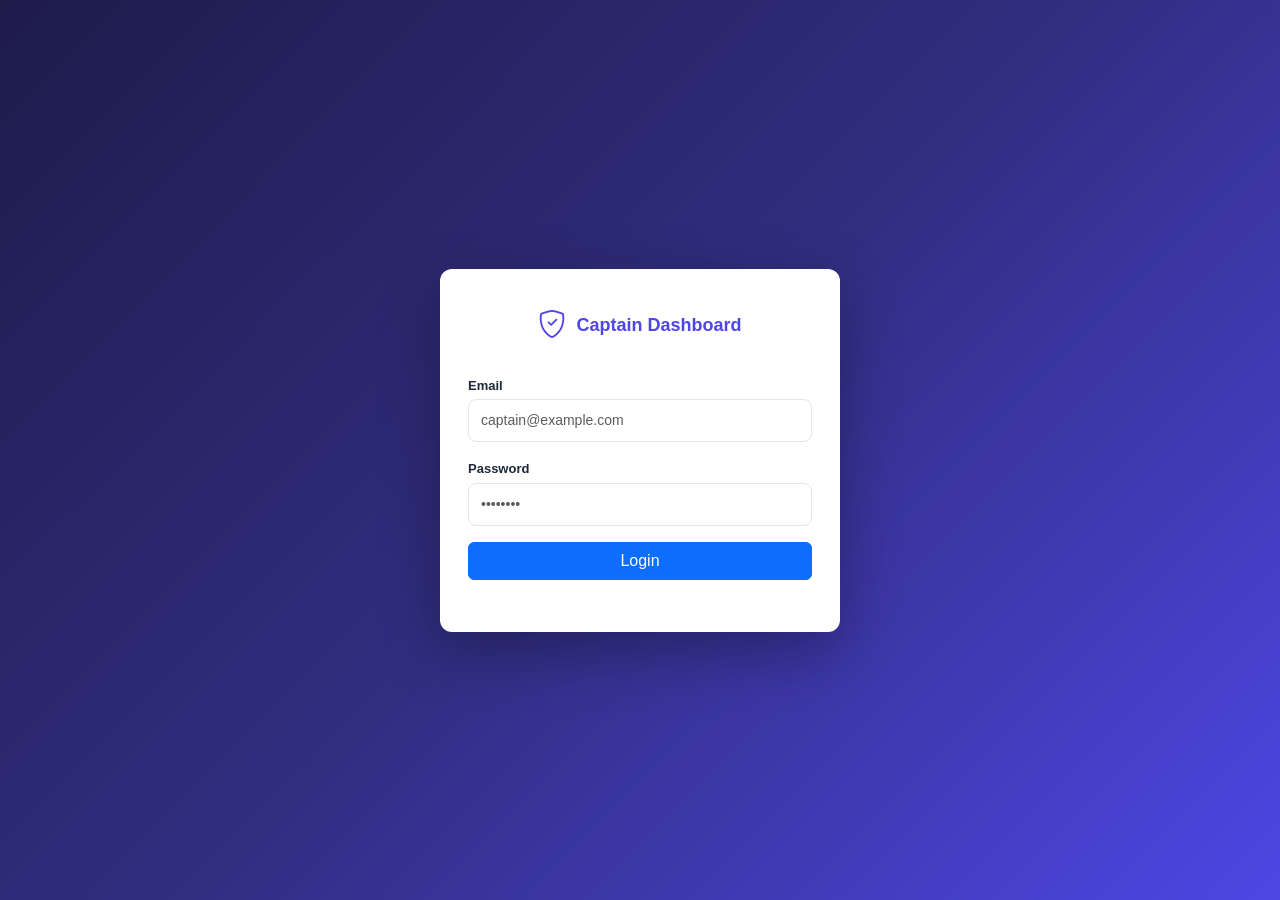
<file: captain.html>
<!DOCTYPE html>
<html lang="en">
<head>
    <meta charset="UTF-8">
    <meta name="viewport" content="width=device-width, initial-scale=1.0, maximum-scale=1.0, user-scalable=no">
    <title>Captain Dashboard</title>
    <link href="https://cdn.jsdelivr.net/npm/bootstrap@5.3.0/dist/css/bootstrap.min.css" rel="stylesheet">
    <link rel="stylesheet" href="https://cdn.jsdelivr.net/npm/bootstrap-icons@1.10.0/font/bootstrap-icons.css">
    <link rel="stylesheet" href="css/captain-styles.css">
</head>
<body>

    <!-- ============================================================
         AUTH SCREEN (login)
    ============================================================ -->
    <div id="authContainer" class="auth-container">
        <div class="auth-card">
            <div class="logo">
                <i class="bi bi-shield-check"></i>
                <span>Captain Dashboard</span>
            </div>

            <form id="loginForm">
                <div class="mb-3">
                    <label class="form-label">Email</label>
                    <input type="email" class="form-control" id="loginEmail" placeholder="captain@example.com" required>
                </div>
                <div class="mb-3">
                    <label class="form-label">Password</label>
                    <input type="password" class="form-control" id="loginPassword" placeholder="••••••••" required>
                </div>
                <button type="submit" class="btn btn-primary w-100" id="loginBtn">
                    <span id="loginBtnText">Login</span>
                    <span id="loginSpinner" class="spinner-border spinner-border-sm ms-2" style="display:none" role="status"></span>
                </button>
            </form>
            <div id="authMessage" class="mt-3"></div>
        </div>
    </div>

    <!-- ============================================================
         CAPTAIN DASHBOARD
    ============================================================ -->
    <div id="captainDashboard" style="display:none">

        <!-- Top Header -->
        <header class="app-header">
            <div class="header-content">
                <div class="logo-section">
                    <i class="bi bi-shield-check"></i>
                    <span>Captain</span>
                </div>
                <div class="header-right">
                    <span id="projectBadge" class="badge bg-info me-2">Project #—</span>
                    <button onclick="logout()" class="btn btn-outline-danger btn-sm">
                        <i class="bi bi-box-arrow-right"></i>
                    </button>
                </div>
            </div>
        </header>

        <!-- Stats Bar -->
        <div class="stats-bar">
            <div class="stat-card">
                <i class="bi bi-box-seam stat-icon"></i>
                <div class="stat-info">
                    <span class="stat-value" id="totalProducts">0</span>
                    <span class="stat-label">Products</span>
                </div>
            </div>
            <div class="stat-card">
                <i class="bi bi-file-post stat-icon"></i>
                <div class="stat-info">
                    <span class="stat-value" id="totalPosts">0</span>
                    <span class="stat-label">Posts</span>
                </div>
            </div>
            <div class="stat-card">
                <i class="bi bi-cart3 stat-icon"></i>
                <div class="stat-info">
                    <span class="stat-value" id="totalOrders">0</span>
                    <span class="stat-label">Orders</span>
                </div>
            </div>
            <div class="stat-card">
                <i class="bi bi-people stat-icon"></i>
                <div class="stat-info">
                    <span class="stat-value" id="totalMembers">0</span>
                    <span class="stat-label">Members</span>
                </div>
            </div>
        </div>

        <!-- Main Content -->
        <main class="main-content">

            <!-- SECTION: Marketplace (posts/products) - Instagram Style -->
            <section id="section-marketplace" class="content-section active">
                <div class="section-header">
                    <h2><i class="bi bi-shop"></i> Marketplace</h2>
                <button class="btn btn-primary btn-sm" onclick="showAddPostModal()">
                    <i class="bi bi-plus-lg"></i> Add Post
                </button>
                </div>

                <div class="search-bar">
                    <i class="bi bi-search"></i>
                    <input type="text" id="searchProducts" placeholder="Search marketplace..." oninput="filterMarketplace()">
                </div>

                <div id="marketplaceMessage"></div>

                <!-- Instagram-style feed -->
                <div class="insta-feed" id="instaFeed">
                    <!-- Loading skeletons -->
                    <div class="insta-skeleton-container">
                        <div class="insta-skeleton-card"></div>
                        <div class="insta-skeleton-card"></div>
                    </div>
                </div>
            </section>

            <!-- SECTION: Pending Approvals -->
            <section id="section-approvals" class="content-section">
                <div class="section-header">
                    <h2><i class="bi bi-person-check"></i> Approvals</h2>
                    <span class="badge bg-warning text-dark" id="pendingCountBadge" style="display:none">0</span>
                </div>

                <div id="approvalsMessage"></div>
                <div id="approvalsList" class="requests-list">
                    <!-- Filled by JS -->
                </div>
                <div class="empty-state" id="approvalsEmpty" style="display:none">
                    <i class="bi bi-check-circle"></i>
                    <h4>All caught up!</h4>
                    <p>No pending approval requests</p>
                </div>
            </section>

            <!-- SECTION: Members -->
            <section id="section-members" class="content-section">
                <div class="section-header">
                    <h2><i class="bi bi-people"></i> Project Members</h2>
                    <span class="badge bg-primary" id="membersCountBadge" style="display:none">0</span>
                </div>

                <div class="filter-row">
                    <select id="memberRoleFilter" class="form-select form-select-sm" onchange="filterMembers()">
                        <option value="ALL">All Roles</option>
                        <option value="USER">Users</option>
                        <option value="CAPTAIN">Captains</option>
                    </select>
                </div>

                <div id="membersMessage"></div>
                <div id="membersList" class="members-list">
                    <!-- Filled by JS -->
                </div>
                <div class="empty-state" id="membersEmpty" style="display:none">
                    <i class="bi bi-people"></i>
                    <h4>No members found</h4>
                    <p>Members of your project will appear here</p>
                </div>
            </section>

            <!-- SECTION: Orders -->
            <section id="section-orders" class="content-section">
                <div class="section-header">
                    <h2><i class="bi bi-bag"></i> Orders</h2>
                </div>

                <div class="filter-row">
                    <select id="orderFilter" class="form-select form-select-sm" onchange="filterOrders()">
                        <option value="ALL">All Status</option>
                        <option value="PENDING">Pending</option>
                        <option value="CONFIRMED">Confirmed</option>
                        <option value="COMPLETED">Completed</option>
                        <option value="REJECTED">Rejected</option>
                    </select>
                </div>

                <div id="ordersMessage"></div>
                <div id="ordersList" class="orders-list">
                    <!-- Filled by JS -->
                </div>
                <div class="empty-state" id="ordersEmpty" style="display:none">
                    <i class="bi bi-bag-x"></i>
                    <h4>No orders yet</h4>
                    <p>Orders from your project will appear here</p>
                </div>
            </section>

            <!-- SECTION: My Posts -->
            <section id="section-my-posts" class="content-section">
                <div class="section-header">
                    <h2><i class="bi bi-collection"></i> My Posts</h2>
                    <div class="filter-toggle">
                        <button class="btn btn-sm btn-outline-secondary active" id="filterAll" onclick="filterMyPosts('all')">All</button>
                        <button class="btn btn-sm btn-outline-success" id="filterActive" onclick="filterMyPosts('active')">Active</button>
                        <button class="btn btn-sm btn-outline-danger" id="filterInactive" onclick="filterMyPosts('inactive')">Inactive</button>
                    </div>
                </div>

                <div id="myPostsMessage"></div>
                <div class="products-grid" id="myPostsGrid">
                    <!-- Filled by JS -->
                </div>
                <div class="empty-state" id="myPostsEmpty" style="display:none">
                    <i class="bi bi-inbox"></i>
                    <h4>No posts yet</h4>
                    <p>Create your first post to see it here</p>
                </div>
            </section>

            <!-- SECTION: Add Product Form (re-purposed as Add Post) -->
            <section id="section-add-product" class="content-section">
                <div class="section-header">
                    <h2><i class="bi bi-plus-circle"></i> Create New Post</h2>
                </div>

                <div class="form-card">
                    <h5 class="mb-3"><i class="bi bi-info-circle"></i> How to Create a Post</h5>
                    <ol class="text-muted mb-3" style="font-size: 13px;">
                        <li class="mb-2">Click the button below to open the post creation form</li>
                        <li class="mb-2">Select a product from your project's inventory</li>
                        <li class="mb-2">Enter the price and available quantity</li>
                        <li class="mb-2">Optionally upload a product image</li>
                        <li>Click "Create Post" to publish</li>
                    </ol>
                    <button class="btn btn-primary w-100" onclick="showAddPostModal()">
                        <i class="bi bi-plus-lg"></i> Create New Post
                    </button>
                </div>
            </section>

        </main>

        <!-- Bottom Navigation -->
        <nav class="bottom-nav">
            <a href="#" class="nav-item active" onclick="navigateTo('marketplace', event)">
                <i class="bi bi-shop"></i>
                <span>Market</span>
            </a>
            <a href="#" class="nav-item" onclick="navigateTo('approvals', event)">
                <i class="bi bi-person-check"></i>
                <span>Approvals</span>
                <span class="nav-badge" id="navBadge" style="display:none">0</span>
            </a>
            <a href="#" class="nav-item" onclick="navigateTo('members', event)">
                <i class="bi bi-people"></i>
                <span>Members</span>
            </a>
            <a href="#" class="nav-item" onclick="navigateTo('orders', event)">
                <i class="bi bi-bag"></i>
                <span>Orders</span>
            </a>
            <a href="#" class="nav-item" onclick="navigateTo('my-posts', event)">
                <i class="bi bi-collection"></i>
                <span>Posts</span>
            </a>
            <a href="#" class="nav-item" onclick="showAddOptionsModal(); event.preventDefault();">
                <i class="bi bi-plus-circle"></i>
                <span>Add</span>
            </a>
        </nav>
    </div>

    <!-- ============================================================
         MODAL: Order Status Update
    ============================================================ -->
    <div class="modal fade" id="orderStatusModal" tabindex="-1">
        <div class="modal-dialog modal-dialog-centered">
            <div class="modal-content">
                <div class="modal-header">
                    <h5 class="modal-title">Update Order Status</h5>
                    <button type="button" class="btn-close" data-bs-dismiss="modal"></button>
                </div>
                <div class="modal-body">
                    <div id="orderModalInfo" class="mb-3 text-muted small"></div>
                    <div class="mb-3">
                        <label class="form-label">New Status</label>
                        <select class="form-select" id="newOrderStatus">
                            <option value="PENDING">PENDING</option>
                            <option value="CONFIRMED">CONFIRMED</option>
                            <option value="COMPLETED">COMPLETED</option>
                            <option value="REJECTED">REJECTED</option>
                        </select>
                    </div>
                </div>
                <div class="modal-footer">
                    <button type="button" class="btn btn-secondary" data-bs-dismiss="modal">Cancel</button>
                    <button type="button" class="btn btn-primary" onclick="submitOrderStatus()">Update</button>
                </div>
            </div>
        </div>
    </div>

    <!-- ============================================================
         TOAST
    ============================================================ -->
    <div class="toast-container position-fixed bottom-0 end-0 p-3">
        <div id="liveToast" class="toast" role="alert">
            <div class="toast-body d-flex align-items-center" id="toastBody">
                <span id="toastMessage" class="flex-grow-1"></span>
                <button type="button" class="btn-close btn-close-white ms-2" data-bs-dismiss="toast"></button>
            </div>
        </div>
    </div>

    <!-- ============================================================
         MODAL: Add Post
    ============================================================ -->
    <div class="modal fade" id="addPostModal" tabindex="-1">
        <div class="modal-dialog modal-dialog-centered">
            <div class="modal-content">
                <div class="modal-header">
                    <h5 class="modal-title"><i class="bi bi-plus-circle"></i> Add New Post</h5>
                    <button type="button" class="btn-close" data-bs-dismiss="modal"></button>
                </div>
                <div class="modal-body">
                    <div id="addPostMessage" class="mb-3"></div>
                    
                    <div class="mb-3">
                        <label class="form-label">Select Product <span class="text-danger">*</span></label>
                        <select class="form-select" id="postProductSelect" required>
                            <option value="">Loading products...</option>
                        </select>
                        <div id="productSelectedInfo" class="mt-2 p-2 rounded" style="display:none; background: var(--bg);">
                            <small class="text-muted" id="selectedProductDesc"></small>
                        </div>
                    </div>

                    <div class="mb-3">
                        <label class="form-label">Price (₹) <span class="text-danger">*</span></label>
                        <input type="number" class="form-control" id="postPrice" step="0.01" min="0" placeholder="0.00" required>
                    </div>

                    <div class="mb-3">
                        <label class="form-label">Total Quantity <span class="text-danger">*</span></label>
                        <input type="number" class="form-control" id="postQuantity" min="1" placeholder="Enter quantity" required>
                    </div>

                    <div class="mb-3">
                        <label class="form-label">Product Image</label>
                        <input type="file" class="form-control" id="postImage" accept="image/*">
                        <small class="text-muted">Upload an image for the product (optional)</small>
                    </div>
                </div>
                <div class="modal-footer">
                    <button type="button" class="btn btn-secondary" data-bs-dismiss="modal">Cancel</button>
                    <button type="button" class="btn btn-primary" id="submitPostBtn" onclick="submitAddPost()">
                        <span id="submitPostSpinner" class="spinner-border spinner-border-sm me-2" style="display:none"></span>
                        Create Post
                    </button>
                </div>
            </div>
        </div>
    </div>

    <!-- ============================================================
         MODAL: View Product Details (from marketplace)
    ============================================================ -->
    <div class="modal fade" id="productDetailModal" tabindex="-1">
        <div class="modal-dialog modal-dialog-centered">
            <div class="modal-content">
                <div class="modal-header">
                    <h5 class="modal-title" id="productDetailTitle">Product Details</h5>
                    <button type="button" class="btn-close" data-bs-dismiss="modal"></button>
                </div>
                <div class="modal-body">
                    <div id="productDetailImage" class="text-center mb-3"></div>
                    <div class="mb-2">
                        <strong>Price:</strong> <span id="productDetailPrice"></span>
                    </div>
                    <div class="mb-2">
                        <strong>Available:</strong> <span id="productDetailQty"></span>
                    </div>
                    <div class="mb-2">
                        <strong>Description:</strong>
                        <p id="productDetailDesc" class="text-muted mb-0"></p>
                    </div>
                </div>
                <div class="modal-footer">
                    <button type="button" class="btn btn-secondary" data-bs-dismiss="modal">Close</button>
                </div>
            </div>
        </div>
    </div>

    <!-- ============================================================
         MODAL: Add Product
    ============================================================ -->
    <div class="modal fade" id="addProductModal" tabindex="-1">
        <div class="modal-dialog modal-dialog-centered">
            <div class="modal-content">
                <div class="modal-header">
                    <h5 class="modal-title"><i class="bi bi-plus-circle"></i> Add New Product</h5>
                    <button type="button" class="btn-close" data-bs-dismiss="modal"></button>
                </div>
                <div class="modal-body">
                    <div id="addProductMessage" class="mb-3"></div>
                    
                    <div class="mb-3">
                        <label class="form-label">Product Name <span class="text-danger">*</span></label>
                        <input type="text" class="form-control" id="productName" placeholder="Enter product name" required>
                    </div>

                    <div class="mb-3">
                        <label class="form-label">Description</label>
                        <textarea class="form-control" id="productDescription" rows="3" placeholder="Enter product description (optional)"></textarea>
                    </div>

                    <div class="mb-3">
                        <label class="form-label">Product Image</label>
                        <input type="file" class="form-control" id="productImageFile" accept="image/*">
                        <small class="text-muted">Upload a product image (optional)</small>
                    </div>
                    
                    <div class="info-box">
                        <i class="bi bi-info-circle"></i>
                        <p>After creating the product, you can create a post to sell it in the marketplace.</p>
                    </div>
                </div>
                <div class="modal-footer">
                    <button type="button" class="btn btn-secondary" data-bs-dismiss="modal">Cancel</button>
                    <button type="button" class="btn btn-primary" id="submitProductBtn" onclick="submitAddProduct()">
                        <span id="submitProductSpinner" class="spinner-border spinner-border-sm me-2" style="display:none"></span>
                        Create Product
                    </button>
                </div>
            </div>
        </div>
    </div>

    <!-- ============================================================
         MODAL: Add Options (Product or Post)
    ============================================================ -->
    <div class="modal fade" id="addOptionsModal" tabindex="-1">
        <div class="modal-dialog modal-dialog-centered">
            <div class="modal-content">
                <div class="modal-header">
                    <h5 class="modal-title"><i class="bi bi-plus-lg"></i> What would you like to add?</h5>
                    <button type="button" class="btn-close" data-bs-dismiss="modal"></button>
                </div>
                <div class="modal-body">
                    <div class="add-option-card" onclick="openAddProductModal()">
                        <div class="add-option-icon" style="background: #dbeafe;">
                            <i class="bi bi-box-seam" style="color: #1e40af;"></i>
                        </div>
                        <div class="add-option-info">
                            <h6>Add Product</h6>
                            <p>Create a new product for your project</p>
                        </div>
                        <i class="bi bi-chevron-right"></i>
                    </div>
                    <div class="add-option-card" onclick="showAddPostModal(); bootstrap.Modal.getInstance(document.getElementById('addOptionsModal')).hide();">
                        <div class="add-option-icon" style="background: #d1fae5;">
                            <i class="bi bi-file-post" style="color: #065f46;"></i>
                        </div>
                        <div class="add-option-info">
                            <h6>Create Post</h6>
                            <p>Post an existing product to the marketplace</p>
                        </div>
                        <i class="bi bi-chevron-right"></i>
                    </div>
                </div>
            </div>
        </div>
    </div>

    <!-- ============================================================
         MODAL: User Detail
    ============================================================ -->
    <div class="modal fade" id="userDetailModal" tabindex="-1">
        <div class="modal-dialog modal-dialog-centered">
            <div class="modal-content">
                <div class="modal-header">
                    <h5 class="modal-title"><i class="bi bi-person"></i> Member Details</h5>
                    <button type="button" class="btn-close" data-bs-dismiss="modal"></button>
                </div>
                <div class="modal-body" id="userDetailBody">
                    <!-- Filled by JS -->
                </div>
            </div>
        </div>
    </div>

    <script src="https://cdn.jsdelivr.net/npm/bootstrap@5.3.0/dist/js/bootstrap.bundle.min.js"></script>
    <script src="js/captain-app.js"></script>
</body>
</html>
</file>
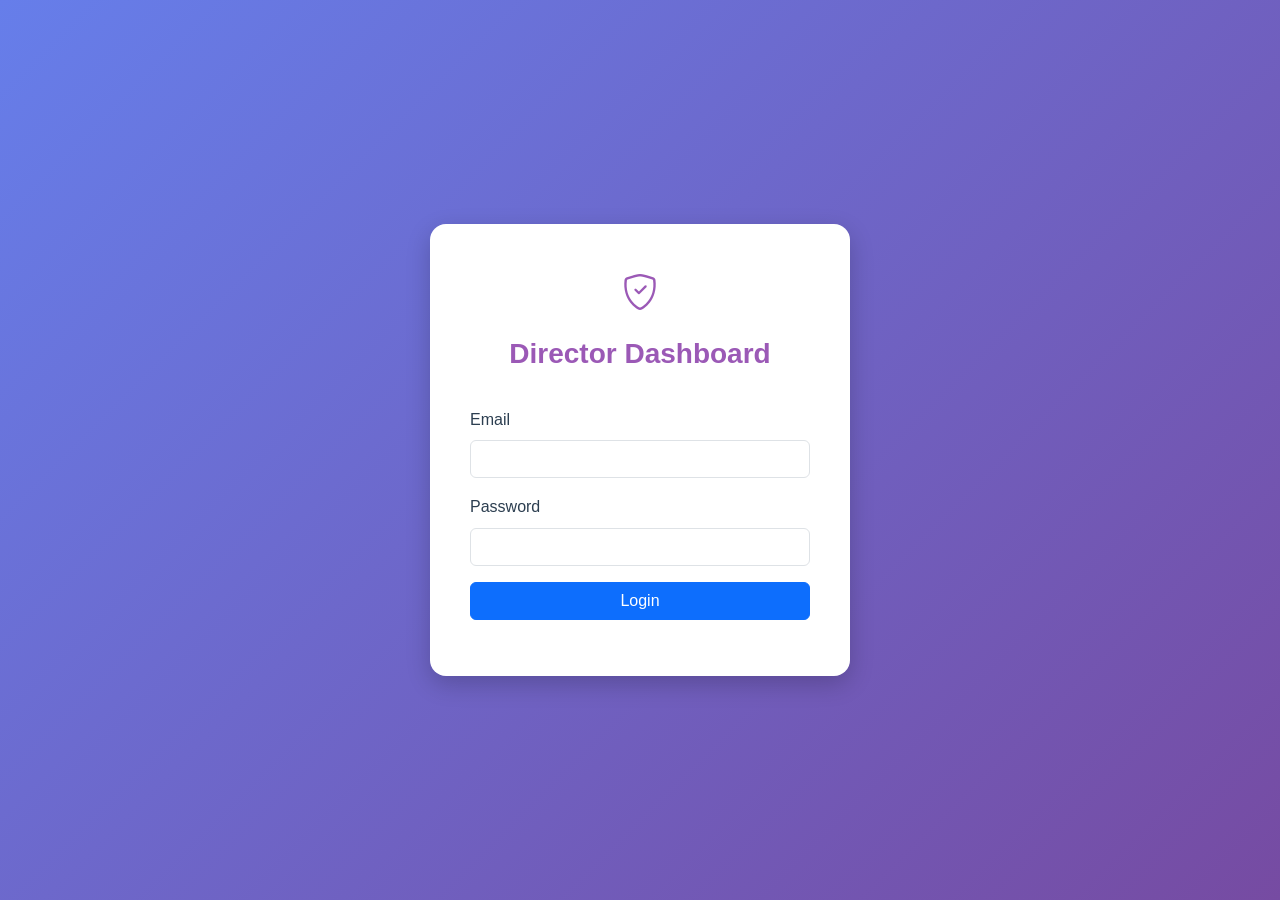
<file: director.html>
<!DOCTYPE html>
<html lang="en">
<head>
    <meta charset="UTF-8">
    <meta name="viewport" content="width=device-width, initial-scale=1.0, maximum-scale=1.0, user-scalable=no">
    <title>Marketplace - Director Dashboard</title>
    <link href="https://cdn.jsdelivr.net/npm/bootstrap@5.3.0/dist/css/bootstrap.min.css" rel="stylesheet">
    <link rel="stylesheet" href="https://cdn.jsdelivr.net/npm/bootstrap-icons@1.10.0/font/bootstrap-icons.css">
    <link rel="stylesheet" href="css/user-styles.css">
    <style>
        :root {
            --primary-color: #9b59b6;
            --success-color: #27ae60;
        }
        .section-header h2 i {
            color: var(--primary-color);
        }
        
        /* ── Improved Orders Section ── */
        .director-orders-list {
            display: flex;
            flex-direction: column;
            gap: 12px;
        }
        
        .director-order-card {
            background: var(--white);
            border-radius: var(--radius-md);
            padding: 16px;
            box-shadow: var(--shadow-sm);
            border-left: 4px solid var(--primary-color);
        }
        
        .director-order-header {
            display: flex;
            justify-content: space-between;
            align-items: flex-start;
            margin-bottom: 12px;
        }
        
        .director-order-title {
            font-size: 15px;
            font-weight: 600;
            color: var(--text-dark);
            margin: 0;
        }
        
        .director-order-meta {
            font-size: 12px;
            color: var(--text-muted);
            margin-top: 4px;
        }
        
        .director-order-details {
            display: flex;
            gap: 20px;
            flex-wrap: wrap;
        }
        
        .director-order-detail {
            display: flex;
            align-items: center;
            gap: 6px;
            font-size: 13px;
            color: var(--text-muted);
        }
        
        .director-order-detail i {
            color: var(--primary-color);
        }
        
        /* ── User Cards ── */
        .user-card {
            background: var(--white);
            border-radius: var(--radius-md);
            padding: 16px;
            margin-bottom: 12px;
            box-shadow: var(--shadow-sm);
            cursor: pointer;
            transition: var(--transition);
        }
        
        .user-card:hover {
            transform: translateY(-2px);
            box-shadow: var(--shadow-md);
        }
        
        .user-card-header {
            display: flex;
            align-items: center;
            gap: 12px;
            margin-bottom: 12px;
        }
        
        .user-card-avatar {
            width: 48px;
            height: 48px;
            border-radius: 50%;
            object-fit: cover;
        }
        
        .user-card-info {
            flex: 1;
            min-width: 0;
        }
        
        .user-card-info h5 {
            font-size: 14px;
            font-weight: 600;
            margin: 0;
            color: var(--text-dark);
            white-space: nowrap;
            overflow: hidden;
            text-overflow: ellipsis;
        }
        
        .user-card-info p {
            font-size: 12px;
            color: var(--text-muted);
            margin: 0;
            white-space: nowrap;
            overflow: hidden;
            text-overflow: ellipsis;
        }
        
        .user-card-details {
            display: grid;
            grid-template-columns: repeat(2, 1fr);
            gap: 8px;
            font-size: 12px;
        }
        
        .user-card-detail {
            display: flex;
            align-items: center;
            gap: 6px;
            color: var(--text-muted);
        }
        
        .user-card-detail i {
            color: var(--primary-color);
        }
        
        .badge-director {
            background-color: #9b59b6 !important;
        }
        
        .badge-captain {
            background-color: #e67e22 !important;
        }
        
        .badge-user {
            background-color: #3498db !important;
        }
        
        .badge-admin {
            background-color: #e74c3c !important;
        }
        
        /* ── Products Grid for Director ── */
        .director-products-grid {
            display: grid;
            grid-template-columns: repeat(3, 1fr);
            gap: 10px;
        }
        
        @media (min-width: 768px) {
            .director-products-grid {
                grid-template-columns: repeat(4, 1fr);
            }
        }
        
        .director-product-card {
            background: var(--white);
            border-radius: var(--radius-sm);
            overflow: hidden;
            box-shadow: var(--shadow-sm);
        }
        
        .director-product-image {
            width: 100%;
            aspect-ratio: 1;
            object-fit: cover;
        }
        
        .director-product-image-placeholder {
            width: 100%;
            aspect-ratio: 1;
            background: linear-gradient(135deg, #667eea 0%, #764ba2 100%);
            display: flex;
            align-items: center;
            justify-content: center;
            color: white;
            font-size: 24px;
        }
        
        .director-product-info {
            padding: 8px 10px;
        }
        
        .director-product-name {
            font-size: 12px;
            font-weight: 600;
            color: var(--text-dark);
            margin-bottom: 2px;
            white-space: nowrap;
            overflow: hidden;
            text-overflow: ellipsis;
        }
        
        .director-product-project {
            font-size: 10px;
            color: var(--text-muted);
            margin-bottom: 4px;
            white-space: nowrap;
            overflow: hidden;
            text-overflow: ellipsis;
        }
        
        .director-product-desc {
            font-size: 10px;
            color: var(--text-muted);
            display: -webkit-box;
            -webkit-line-clamp: 2;
            -webkit-box-orient: vertical;
            overflow: hidden;
            line-height: 1.3;
        }
    </style>
</head>
<body>
    <!-- Auth Container -->
    <div id="authContainer" class="auth-container">
        <div class="auth-card">
            <div class="logo">
                <i class="bi bi-shield-check"></i> Director Dashboard
            </div>
            <form id="loginForm">
                <div class="mb-3">
                    <label class="form-label">Email</label>
                    <input type="email" class="form-control" id="loginEmail" required>
                </div>
                <div class="mb-3">
                    <label class="form-label">Password</label>
                    <input type="password" class="form-control" id="loginPassword" required>
                </div>
                <button type="submit" class="btn btn-primary w-100">Login</button>
            </form>
            <div id="authMessage" class="mt-3"></div>
        </div>
    </div>

    <!-- Director Dashboard -->
    <div id="directorDashboard" style="display: none;">
        <!-- Header -->
        <header class="app-header">
            <div class="header-content">
                <div class="logo-section">
                    <i class="bi bi-shield-check"></i>
                    <span>Director</span>
                </div>
                <div class="user-section">
                    <span id="userInfo" class="user-name">Welcome, Director</span>
                    <button onclick="logout()" class="btn btn-outline-danger btn-sm">
                        <i class="bi bi-box-arrow-right"></i>
                    </button>
                </div>
            </div>
        </header>

        <!-- Main Content -->
        <main class="main-content">
            <!-- Marketplace Section -->
            <section id="marketplace" class="section active">
                <div class="section-header">
                    <h2><i class="bi bi-grid-fill"></i> Marketplace</h2>
                    <div class="search-box">
                        <i class="bi bi-search"></i>
                        <input type="text" id="searchInput" placeholder="Search products...">
                    </div>
                </div>
                
                <div id="marketplaceMessage"></div>
                
                <div class="products-grid" id="productsGrid">
                    <!-- Products will be loaded here -->
                </div>
            </section>

            <!-- Orders Section -->
            <section id="orders" class="section">
                <div class="section-header">
                    <h2><i class="bi bi-bag-fill"></i> My Orders</h2>
                </div>
                
                <div id="ordersMessage"></div>
                
                <div class="director-orders-list" id="ordersList">
                    <!-- Orders will be loaded here -->
                </div>
                
                <div class="empty-state" id="ordersEmpty" style="display: none;">
                    <i class="bi bi-bag-x"></i>
                    <h4>No orders yet</h4>
                    <p>Your orders will appear here</p>
                </div>
            </section>

            <!-- Products Section -->
            <section id="products" class="section">
                <div class="section-header">
                    <h2><i class="bi bi-box-seam"></i> All Products</h2>
                </div>
                
                <div id="productsMessage"></div>
                
                <div class="director-products-grid" id="directorProductsGrid">
                    <!-- Products will be loaded here -->
                </div>
                
                <div class="empty-state" id="directorProductsEmpty" style="display: none;">
                    <i class="bi bi-box"></i>
                    <h4>No products found</h4>
                    <p>Products from all projects will appear here</p>
                </div>
            </section>

            <!-- All Users Section -->
            <section id="users" class="section">
                <div class="section-header">
                    <h2><i class="bi bi-people-fill"></i> All Users</h2>
                </div>
                
                <div class="filter-row mb-3">
                    <select id="userRoleFilter" class="form-select form-select-sm" onchange="filterUsers()">
                        <option value="ALL">All Roles</option>
                        <option value="USER">Users</option>
                        <option value="CAPTAIN">Captains</option>
                        <option value="DIRECTOR">Directors</option>
                    </select>
                </div>
                
                <div id="usersMessage"></div>
                
                <div id="usersList">
                    <!-- Users will be loaded here -->
                </div>
                
                <div class="empty-state" id="usersEmpty" style="display: none;">
                    <i class="bi bi-people"></i>
                    <h4>No users found</h4>
                    <p>Users will appear here</p>
                </div>
            </section>
        </main>

        <!-- Bottom Navigation (Mobile) -->
        <nav class="bottom-nav">
            <a href="#" class="nav-item active" onclick="switchSection('marketplace')">
                <i class="bi bi-grid-fill"></i>
                <span>Home</span>
            </a>
            <a href="#" class="nav-item" onclick="switchSection('orders')">
                <i class="bi bi-bag-fill"></i>
                <span>Orders</span>
            </a>
            <a href="#" class="nav-item" onclick="switchSection('products')">
                <i class="bi bi-box-seam"></i>
                <span>Products</span>
            </a>
            <a href="#" class="nav-item" onclick="switchSection('users')">
                <i class="bi bi-people-fill"></i>
                <span>Users</span>
            </a>
        </nav>
    </div>

    <!-- Order Modal -->
    <div class="modal fade" id="orderModal" tabindex="-1">
        <div class="modal-dialog modal-dialog-centered">
            <div class="modal-content">
                <div class="modal-header">
                    <h5 class="modal-title">Place Order</h5>
                    <button type="button" class="btn-close" data-bs-dismiss="modal"></button>
                </div>
                <div class="modal-body">
                    <div class="order-product-info" id="orderProductInfo">
                        <!-- Product info will be inserted here -->
                    </div>
                    <form id="orderForm">
                        <input type="hidden" id="orderPostId">
                        <div class="mb-3">
                            <label class="form-label">Quantity</label>
                            <div class="quantity-selector">
                                <button type="button" class="btn btn-outline-secondary" onclick="updateQuantity(-1)">-</button>
                                <input type="number" id="orderQuantity" class="form-control text-center" value="1" min="1">
                                <button type="button" class="btn btn-outline-secondary" onclick="updateQuantity(1)">+</button>
                            </div>
                            <small class="text-muted" id="availableQty">Available: 0</small>
                        </div>
                        <div class="mb-3">
                            <label class="form-label">Delivery Address</label>
                            <input type="text" id="orderAddress" class="form-control" placeholder="Enter delivery address" required>
                        </div>
                        <div class="order-total">
                            <span>Total:</span>
                            <strong id="orderTotal">&#8377;0.00</strong>
                        </div>
                    </form>
                </div>
                <div class="modal-footer">
                    <button type="button" class="btn btn-secondary" data-bs-dismiss="modal">Cancel</button>
                    <button type="button" class="btn btn-primary" onclick="submitOrder()">Place Order</button>
                </div>
            </div>
        </div>
    </div>

    <!-- User Detail Modal -->
    <div class="modal fade" id="userDetailModal" tabindex="-1">
        <div class="modal-dialog modal-dialog-centered">
            <div class="modal-content">
                <div class="modal-header">
                    <h5 class="modal-title">User Details</h5>
                    <button type="button" class="btn-close" data-bs-dismiss="modal"></button>
                </div>
                <div class="modal-body" id="userDetailBody">
                    <!-- User details will be inserted here -->
                </div>
            </div>
        </div>
    </div>

    <!-- Toast Container -->
    <div class="toast-container position-fixed bottom-0 end-0 p-3">
        <div id="liveToast" class="toast" role="alert">
            <div class="toast-body" id="toastMessage">
                <!-- Toast message -->
            </div>
        </div>
    </div>

    <script src="https://cdn.jsdelivr.net/npm/bootstrap@5.3.0/dist/js/bootstrap.bundle.min.js"></script>
    <script src="js/director-app.js"></script>
</body>
</html>
</file>
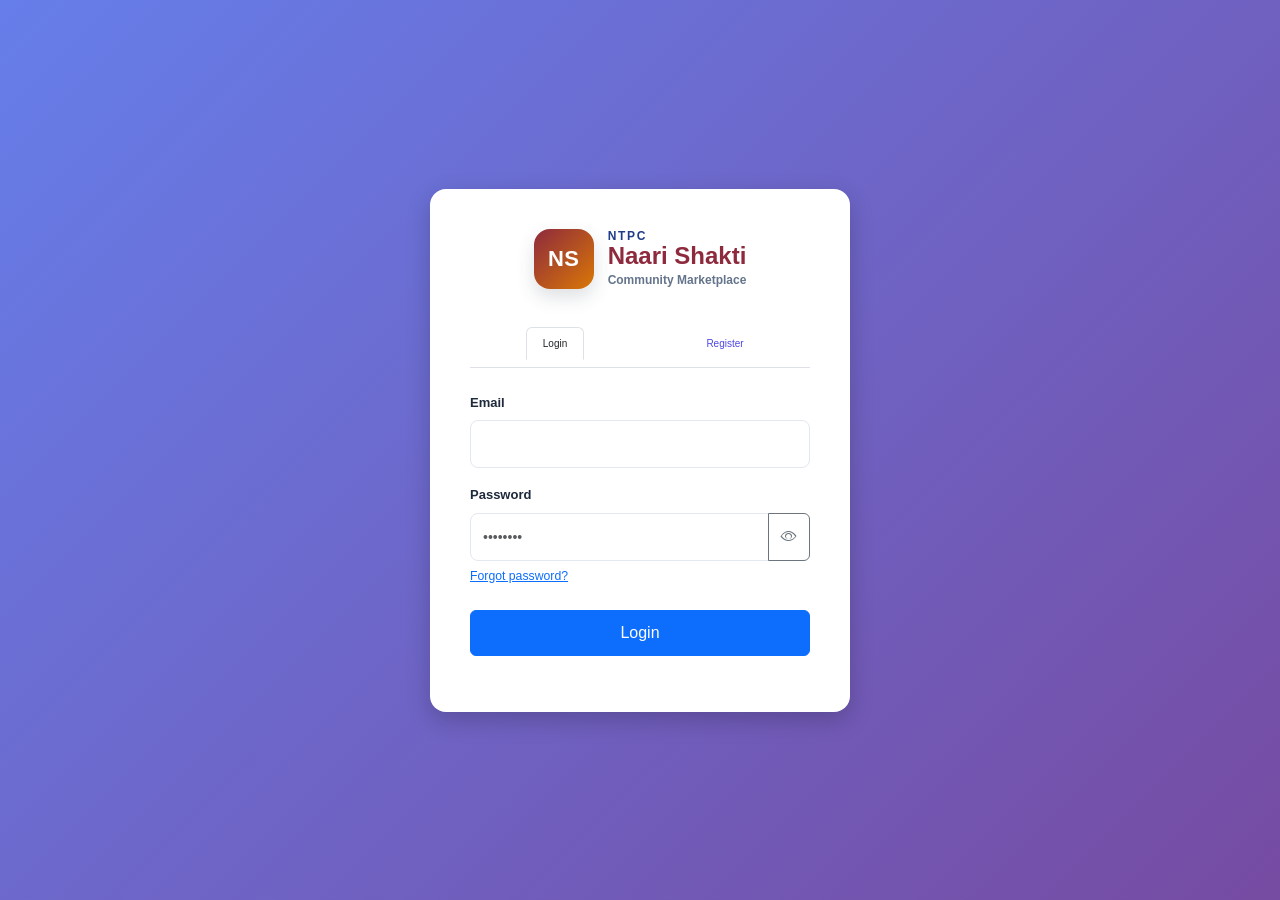
<file: app/captain.html>
<!DOCTYPE html>
<html lang="en">
<head>
    <meta charset="UTF-8">
    <meta name="viewport" content="width=device-width, initial-scale=1.0, maximum-scale=1.0, user-scalable=no">
    <title>Captain Dashboard</title>
    <link href="https://cdn.jsdelivr.net/npm/bootstrap@5.3.0/dist/css/bootstrap.min.css" rel="stylesheet">
    <link rel="stylesheet" href="https://cdn.jsdelivr.net/npm/bootstrap-icons@1.10.0/font/bootstrap-icons.css">
    <link rel="stylesheet" href="css/captain-styles.css">
</head>
<body>

    <!-- ============================================================
         AUTH SCREEN (login)
    ============================================================ -->
    <div id="authContainer" class="auth-container">
        <div class="auth-card">
            <div class="logo brand-lockup">
                <div class="brand-emblem" aria-hidden="true">NS</div>
                <div class="brand-copy">
                    <div class="brand-ntpc">NTPC</div>
                    <div class="brand-name">Naari Shakti</div>
                    <div class="brand-tagline">Community Marketplace</div>
                </div>
            </div>

            <ul class="nav nav-tabs auth-tabs" role="tablist">
                <li class="nav-item" role="presentation">
                    <button class="nav-link active" id="captain-login-tab" data-bs-toggle="tab" data-bs-target="#captain-login-pane" type="button" role="tab" aria-selected="true">Login</button>
                </li>
                <li class="nav-item" role="presentation">
                    <a class="nav-link" href="/">Register</a>
                </li>
            </ul>

            <div class="tab-content mt-4">
                <div class="tab-pane fade show active" id="captain-login-pane" role="tabpanel" aria-labelledby="captain-login-tab">
                    <form id="loginForm">
                        <div class="mb-3">
                            <label class="form-label">Email</label>
                            <input type="email" class="form-control" id="loginEmail" required>
                        </div>
                        <div class="mb-3">
                            <label class="form-label">Password</label>
                            <div class="input-group">
                                <input type="password" class="form-control" id="loginPassword" placeholder="••••••••" required>
                                <button type="button" class="btn btn-outline-secondary" onclick="togglePasswordVisibility(this)" tabindex="-1"><i class="bi bi-eye"></i></button>
                            </div>
                            <div class="mt-1">
                                <a href="#" class="small" onclick="showForgotPasswordNotice(event)">Forgot password?</a>
                            </div>
                            <div id="forgotPasswordNotice" class="form-text text-muted" style="display:none;">
                                Password resets are handled by your Administrator. Please contact them directly to reset your password.
                            </div>
                        </div>
                        <button type="submit" class="btn btn-primary w-100" id="loginBtn">
                            <span id="loginBtnText">Login</span>
                            <span id="loginSpinner" class="spinner-border spinner-border-sm ms-2" style="display:none" role="status"></span>
                        </button>
                    </form>
                </div>
            </div>
            <div id="authMessage" class="mt-3"></div>
        </div>
    </div>

    <!-- ============================================================
         CAPTAIN DASHBOARD
    ============================================================ -->
    <div id="captainDashboard" style="display:none">

        <!-- Top Header -->
        <header class="app-header">
            <div class="header-content">
                <div class="logo-section">
                    <i class="bi bi-shield-check"></i>
                    <span>Captain</span>
                </div>
                <div class="header-right">
                    <span id="projectBadge" class="badge bg-info me-2">Project #—</span>
                    <button onclick="openChangePasswordModal()" class="btn btn-outline-secondary btn-sm me-1" title="Change Password">
                        <i class="bi bi-key"></i>
                    </button>
                    <button onclick="logout()" class="btn btn-outline-danger btn-sm">
                        <i class="bi bi-box-arrow-right"></i>
                    </button>
                </div>
            </div>
        </header>

        <!-- Stats Bar -->
        <div class="stats-bar">
            <div class="stat-card">
                <i class="bi bi-box-seam stat-icon"></i>
                <div class="stat-info">
                    <span class="stat-value" id="totalProducts">0</span>
                    <span class="stat-label">Products</span>
                </div>
            </div>
            <div class="stat-card">
                <i class="bi bi-file-post stat-icon"></i>
                <div class="stat-info">
                    <span class="stat-value" id="totalPosts">0</span>
                    <span class="stat-label">Posts</span>
                </div>
            </div>
            <div class="stat-card">
                <i class="bi bi-cart3 stat-icon"></i>
                <div class="stat-info">
                    <span class="stat-value" id="totalOrders">0</span>
                    <span class="stat-label">Orders</span>
                </div>
            </div>
            <div class="stat-card">
                <i class="bi bi-people stat-icon"></i>
                <div class="stat-info">
                    <span class="stat-value" id="totalMembers">0</span>
                    <span class="stat-label">Members</span>
                </div>
            </div>
        </div>

        <!-- Main Content -->
        <main class="main-content">

            <!-- SECTION: Marketplace (posts/products) - Instagram Style -->
            <section id="section-marketplace" class="content-section active">
                <div class="section-header">
                    <h2><i class="bi bi-shop"></i> Marketplace</h2>
                <button class="btn btn-primary btn-sm" onclick="showAddPostModal()">
                    <i class="bi bi-plus-lg"></i> Add Post
                </button>
                </div>

                <div class="search-bar">
                    <i class="bi bi-search"></i>
                    <input type="text" id="searchProducts" placeholder="Search marketplace..." oninput="filterMarketplace()">
                </div>

                <div id="marketplaceMessage"></div>

                <!-- Instagram-style feed -->
                <div class="insta-feed" id="instaFeed">
                    <!-- Loading skeletons -->
                    <div class="insta-skeleton-container">
                        <div class="insta-skeleton-card"></div>
                        <div class="insta-skeleton-card"></div>
                    </div>
                </div>
            </section>

            <!-- SECTION: Pending Approvals -->
            <section id="section-approvals" class="content-section">
                <div class="section-header">
                    <h2><i class="bi bi-person-check"></i> Approvals</h2>
                    <span class="badge bg-warning text-dark" id="pendingCountBadge" style="display:none">0</span>
                </div>

                <div id="approvalsMessage"></div>
                <div id="approvalsList" class="requests-list">
                    <!-- Filled by JS -->
                </div>
                <div class="empty-state" id="approvalsEmpty" style="display:none">
                    <i class="bi bi-check-circle"></i>
                    <h4>All caught up!</h4>
                    <p>No pending approval requests</p>
                </div>
            </section>

            <!-- SECTION: Members -->
            <section id="section-members" class="content-section">
                <div class="section-header">
                    <h2><i class="bi bi-people"></i> Project Members</h2>
                    <span class="badge bg-primary" id="membersCountBadge" style="display:none">0</span>
                </div>

                <div class="filter-row">
                    <select id="memberRoleFilter" class="form-select form-select-sm" onchange="filterMembers()">
                        <option value="ALL">All Roles</option>
                        <option value="USER">Users</option>
                        <option value="CAPTAIN">Captains</option>
                    </select>
                </div>

                <div id="membersMessage"></div>
                <div id="membersList" class="members-list">
                    <!-- Filled by JS -->
                </div>
                <div class="empty-state" id="membersEmpty" style="display:none">
                    <i class="bi bi-people"></i>
                    <h4>No members found</h4>
                    <p>Members of your project will appear here</p>
                </div>
            </section>

            <!-- SECTION: Orders -->
            <section id="section-orders" class="content-section">
                <div class="section-header">
                    <h2><i class="bi bi-bag"></i> Orders</h2>
                </div>

                <div class="filter-row">
                    <select id="orderFilter" class="form-select form-select-sm" onchange="filterOrders()">
                        <option value="ALL">All Status</option>
                        <option value="PENDING">Pending</option>
                        <option value="CONFIRMED">Confirmed</option>
                        <option value="COMPLETED">Completed</option>
                        <option value="REJECTED">Rejected</option>
                    </select>
                </div>

                <div id="ordersMessage"></div>
                <div id="ordersList" class="orders-list">
                    <!-- Filled by JS -->
                </div>
                <div class="empty-state" id="ordersEmpty" style="display:none">
                    <i class="bi bi-bag-x"></i>
                    <h4>No orders yet</h4>
                    <p>Orders from your project will appear here</p>
                </div>
            </section>

            <!-- SECTION: Revenue -->
            <section id="section-revenue" class="content-section">
                <div class="section-header">
                    <h2><i class="bi bi-graph-up-arrow"></i> Revenue</h2>
                    <button class="btn btn-outline-primary btn-sm" onclick="exportRevenuePDF()">
                        <i class="bi bi-file-earmark-pdf"></i> Export PDF
                    </button>
                </div>

                <div class="filter-row revenue-filter-row">
                    <div class="revenue-filter-grid">
                        <div>
                            <label class="form-label">From</label>
                            <input type="date" id="revenueFrom" class="form-control form-control-sm">
                        </div>
                        <div>
                            <label class="form-label">To</label>
                            <input type="date" id="revenueTo" class="form-control form-control-sm">
                        </div>
                        <div>
                            <label class="form-label">Granularity</label>
                            <select id="revenueGranularity" class="form-select form-select-sm">
                                <option value="day">Day</option>
                                <option value="week">Week</option>
                                <option value="month">Month</option>
                            </select>
                        </div>
                        <div class="revenue-filter-action">
                            <button class="btn btn-primary btn-sm w-100" onclick="loadRevenueData()">
                                <i class="bi bi-funnel"></i> Apply
                            </button>
                        </div>
                    </div>
                </div>

                <div id="revenueMessage"></div>

                <div class="revenue-kpis">
                    <div class="revenue-kpi-card">
                        <span class="revenue-kpi-label">Total Revenue</span>
                        <span class="revenue-kpi-value" id="revenueTotalAmount">Rs0.00</span>
                    </div>
                    <div class="revenue-kpi-card">
                        <span class="revenue-kpi-label">Quantity Sold</span>
                        <span class="revenue-kpi-value" id="revenueTotalQty">0</span>
                    </div>
                    <div class="revenue-kpi-card">
                        <span class="revenue-kpi-label">Completed Orders</span>
                        <span class="revenue-kpi-value" id="revenueTotalOrders">0</span>
                    </div>
                </div>

                <div class="revenue-block">
                    <h6><i class="bi bi-box-seam"></i> Product-wise Revenue</h6>
                    <div class="table-responsive">
                        <table class="table table-sm revenue-table">
                            <thead>
                                <tr>
                                    <th class="text-end">Rank</th>
                                    <th>Product</th>
                                    <th class="text-end">Revenue</th>
                                    <th class="text-end">Qty</th>
                                    <th class="text-end">Orders</th>
                                </tr>
                            </thead>
                            <tbody id="revenueByProductBody"></tbody>
                        </table>
                    </div>
                </div>

                <div class="revenue-block">
                    <h6><i class="bi bi-bar-chart-line"></i> Time Series</h6>
                    <div class="table-responsive">
                        <table class="table table-sm revenue-table">
                            <thead>
                                <tr>
                                    <th>Bucket</th>
                                    <th class="text-end">Revenue</th>
                                    <th class="text-end">Qty</th>
                                    <th class="text-end">Orders</th>
                                </tr>
                            </thead>
                            <tbody id="revenueSeriesBody"></tbody>
                        </table>
                    </div>
                </div>
            </section>

            <!-- SECTION: My Posts -->
            <section id="section-my-posts" class="content-section">
                <div class="section-header">
                    <h2><i class="bi bi-collection"></i> My Posts</h2>
                    <div class="filter-toggle">
                        <button class="btn btn-sm btn-outline-secondary active" id="filterAll" onclick="filterMyPosts('all')">All</button>
                        <button class="btn btn-sm btn-outline-success" id="filterActive" onclick="filterMyPosts('active')">Active</button>
                        <button class="btn btn-sm btn-outline-danger" id="filterInactive" onclick="filterMyPosts('inactive')">Inactive</button>
                    </div>
                </div>

                <div id="myPostsMessage"></div>
                <div class="products-grid" id="myPostsGrid">
                    <!-- Filled by JS -->
                </div>
                <div class="empty-state" id="myPostsEmpty" style="display:none">
                    <i class="bi bi-inbox"></i>
                    <h4>No posts yet</h4>
                    <p>Create your first post to see it here</p>
                </div>
            </section>

            <!-- SECTION: Add Product Form (re-purposed as Add Post) -->
            <section id="section-add-product" class="content-section">
                <div class="section-header">
                    <h2><i class="bi bi-plus-circle"></i> Create New Post</h2>
                </div>

                <div class="form-card">
                    <h5 class="mb-3"><i class="bi bi-info-circle"></i> How to Create a Post</h5>
                    <ol class="text-muted mb-3" style="font-size: 13px;">
                        <li class="mb-2">Click the button below to open the post creation form</li>
                        <li class="mb-2">Select a product from your project's inventory</li>
                        <li class="mb-2">Enter the price and available quantity</li>
                        <li class="mb-2">Optionally upload a product image</li>
                        <li>Click "Create Post" to publish</li>
                    </ol>
                    <button class="btn btn-primary w-100" onclick="showAddPostModal()">
                        <i class="bi bi-plus-lg"></i> Create New Post
                    </button>
                </div>
            </section>

        </main>

        <!-- Bottom Navigation -->
        <nav class="bottom-nav">
            <a href="#" class="nav-item active" onclick="navigateTo('marketplace', event)">
                <i class="bi bi-shop"></i>
                <span>Market</span>
            </a>
            <a href="#" class="nav-item" onclick="navigateTo('approvals', event)">
                <i class="bi bi-person-check"></i>
                <span>Approvals</span>
                <span class="nav-badge" id="navBadge" style="display:none">0</span>
            </a>
            <a href="#" class="nav-item" onclick="navigateTo('members', event)">
                <i class="bi bi-people"></i>
                <span>Members</span>
            </a>
            <a href="#" class="nav-item" onclick="navigateTo('orders', event)">
                <i class="bi bi-bag"></i>
                <span>Orders</span>
            </a>
            <a href="#" class="nav-item" onclick="navigateTo('revenue', event)">
                <i class="bi bi-graph-up-arrow"></i>
                <span>Revenue</span>
            </a>
            <a href="#" class="nav-item" onclick="navigateTo('my-posts', event)">
                <i class="bi bi-collection"></i>
                <span>Posts</span>
            </a>
            <a href="#" class="nav-item" onclick="showAddOptionsModal(); event.preventDefault();">
                <i class="bi bi-plus-circle"></i>
                <span>Add</span>
            </a>
        </nav>
    </div>

    <!-- ============================================================
         MODAL: Order Status Update
    ============================================================ -->
    <div class="modal fade" id="orderStatusModal" tabindex="-1">
        <div class="modal-dialog modal-dialog-centered">
            <div class="modal-content">
                <div class="modal-header">
                    <h5 class="modal-title">Update Order Status</h5>
                    <button type="button" class="btn-close" data-bs-dismiss="modal"></button>
                </div>
                <div class="modal-body">
                    <div id="orderModalInfo" class="mb-3 text-muted small"></div>
                    <div class="mb-3">
                        <label class="form-label">New Status</label>
                        <select class="form-select" id="newOrderStatus">
                            <option value="PENDING">PENDING</option>
                            <option value="CONFIRMED">CONFIRMED</option>
                            <option value="COMPLETED">COMPLETED</option>
                            <option value="REJECTED">REJECTED</option>
                        </select>
                    </div>
                </div>
                <div class="modal-footer">
                    <button type="button" class="btn btn-secondary" data-bs-dismiss="modal">Cancel</button>
                    <button type="button" class="btn btn-primary" onclick="submitOrderStatus()">Update</button>
                </div>
            </div>
        </div>
    </div>

    <!-- ============================================================
         TOAST
    ============================================================ -->
    <div class="toast-container position-fixed bottom-0 end-0 p-3">
        <div id="liveToast" class="toast" role="alert">
            <div class="toast-body d-flex align-items-center" id="toastBody">
                <span id="toastMessage" class="flex-grow-1"></span>
                <button type="button" class="btn-close btn-close-white ms-2" data-bs-dismiss="toast"></button>
            </div>
        </div>
    </div>

    <!-- ============================================================
         MODAL: Add Post
    ============================================================ -->
    <div class="modal fade" id="addPostModal" tabindex="-1">
        <div class="modal-dialog modal-dialog-centered">
            <div class="modal-content">
                <div class="modal-header">
                    <h5 class="modal-title"><i class="bi bi-plus-circle"></i> Add New Post</h5>
                    <button type="button" class="btn-close" data-bs-dismiss="modal"></button>
                </div>
                <div class="modal-body">
                    <div id="addPostMessage" class="mb-3"></div>
                    
                    <div class="mb-3">
                        <label class="form-label">Select Product <span class="text-danger">*</span></label>
                        <select class="form-select" id="postProductSelect" required>
                            <option value="">Loading products...</option>
                        </select>
                        <div id="productSelectedInfo" class="mt-2 p-2 rounded" style="display:none; background: var(--bg);">
                            <small class="text-muted" id="selectedProductDesc"></small>
                        </div>
                    </div>

                    <div class="mb-3">
                        <label class="form-label">Price (₹) <span class="text-danger">*</span></label>
                        <input type="number" class="form-control" id="postPrice" step="0.01" min="0" placeholder="0.00" required>
                    </div>

                    <div class="mb-3">
                        <label class="form-label">Total Quantity <span class="text-danger">*</span></label>
                        <input type="number" class="form-control" id="postQuantity" min="1" placeholder="Enter quantity" required>
                    </div>

                    <div class="mb-3">
                        <label class="form-label">Product Image</label>
                        <input type="file" class="form-control" id="postImage" accept="image/*">
                        <small class="text-muted">Upload an image for the product (optional)</small>
                    </div>
                </div>
                <div class="modal-footer">
                    <button type="button" class="btn btn-secondary" data-bs-dismiss="modal">Cancel</button>
                    <button type="button" class="btn btn-primary" id="submitPostBtn" onclick="submitAddPost()">
                        <span id="submitPostSpinner" class="spinner-border spinner-border-sm me-2" style="display:none"></span>
                        Create Post
                    </button>
                </div>
            </div>
        </div>
    </div>

    <!-- ============================================================
         MODAL: View Product Details (from marketplace)
    ============================================================ -->
    <div class="modal fade" id="productDetailModal" tabindex="-1">
        <div class="modal-dialog modal-dialog-centered">
            <div class="modal-content">
                <div class="modal-header">
                    <h5 class="modal-title" id="productDetailTitle">Product Details</h5>
                    <button type="button" class="btn-close" data-bs-dismiss="modal"></button>
                </div>
                <div class="modal-body">
                    <div id="productDetailImage" class="text-center mb-3"></div>
                    <div class="mb-2">
                        <strong>Price:</strong> <span id="productDetailPrice"></span>
                    </div>
                    <div class="mb-2">
                        <strong>Plant:</strong> <span id="productDetailPlant"></span>
                    </div>
                    <div class="mb-2">
                        <strong>Available:</strong> <span id="productDetailQty"></span>
                    </div>
                    <div class="mb-2">
                        <strong>Description:</strong>
                        <p id="productDetailDesc" class="text-muted mb-0"></p>
                    </div>
                </div>
                <div class="modal-footer">
                    <button type="button" class="btn btn-secondary" data-bs-dismiss="modal">Close</button>
                    <button type="button" class="btn btn-primary" id="productDetailOrderBtn" onclick="openPlaceOrderModal()">
                        <i class="bi bi-bag-plus"></i> Order Now
                    </button>
                </div>
            </div>
        </div>
    </div>

    <!-- ============================================================
         MODAL: Add Product
    ============================================================ -->
    <div class="modal fade" id="addProductModal" tabindex="-1">
        <div class="modal-dialog modal-dialog-centered">
            <div class="modal-content">
                <div class="modal-header">
                    <h5 class="modal-title"><i class="bi bi-plus-circle"></i> Add New Product</h5>
                    <button type="button" class="btn-close" data-bs-dismiss="modal"></button>
                </div>
                <div class="modal-body">
                    <div id="addProductMessage" class="mb-3"></div>
                    
                    <div class="mb-3">
                        <label class="form-label">Product Name <span class="text-danger">*</span></label>
                        <input type="text" class="form-control" id="productName" placeholder="Enter product name" required>
                    </div>

                    <div class="mb-3">
                        <label class="form-label">Description</label>
                        <textarea class="form-control" id="productDescription" rows="3" placeholder="Enter product description (optional)"></textarea>
                    </div>

                    <div class="mb-3">
                        <label class="form-label">Product Image</label>
                        <input type="file" class="form-control" id="productImageFile" accept="image/*">
                        <small class="text-muted">Upload a product image (optional)</small>
                    </div>
                    
                    <div class="info-box">
                        <i class="bi bi-info-circle"></i>
                        <p>After creating the product, you can create a post to sell it in the marketplace.</p>
                    </div>
                </div>
                <div class="modal-footer">
                    <button type="button" class="btn btn-secondary" data-bs-dismiss="modal">Cancel</button>
                    <button type="button" class="btn btn-primary" id="submitProductBtn" onclick="submitAddProduct()">
                        <span id="submitProductSpinner" class="spinner-border spinner-border-sm me-2" style="display:none"></span>
                        Create Product
                    </button>
                </div>
            </div>
        </div>
    </div>

    <!-- ============================================================
         MODAL: Add Options (Product or Post)
    ============================================================ -->
    <div class="modal fade" id="addOptionsModal" tabindex="-1">
        <div class="modal-dialog modal-dialog-centered">
            <div class="modal-content">
                <div class="modal-header">
                    <h5 class="modal-title"><i class="bi bi-plus-lg"></i> What would you like to add?</h5>
                    <button type="button" class="btn-close" data-bs-dismiss="modal"></button>
                </div>
                <div class="modal-body">
                    <div class="add-option-card" onclick="openAddProductModal()">
                        <div class="add-option-icon" style="background: #dbeafe;">
                            <i class="bi bi-box-seam" style="color: #1e40af;"></i>
                        </div>
                        <div class="add-option-info">
                            <h6>Add Product</h6>
                            <p>Create a new product for your project</p>
                        </div>
                        <i class="bi bi-chevron-right"></i>
                    </div>
                    <div class="add-option-card" onclick="showAddPostModal(); bootstrap.Modal.getInstance(document.getElementById('addOptionsModal')).hide();">
                        <div class="add-option-icon" style="background: #d1fae5;">
                            <i class="bi bi-file-post" style="color: #065f46;"></i>
                        </div>
                        <div class="add-option-info">
                            <h6>Create Post</h6>
                            <p>Post an existing product to the marketplace</p>
                        </div>
                        <i class="bi bi-chevron-right"></i>
                    </div>
                </div>
            </div>
        </div>
    </div>

    <!-- ============================================================
         MODAL: User Detail
    ============================================================ -->
    <div class="modal fade" id="userDetailModal" tabindex="-1">
        <div class="modal-dialog modal-dialog-centered">
            <div class="modal-content">
                <div class="modal-header">
                    <h5 class="modal-title"><i class="bi bi-person"></i> Member Details</h5>
                    <button type="button" class="btn-close" data-bs-dismiss="modal"></button>
                </div>
                <div class="modal-body" id="userDetailBody">
                    <!-- Filled by JS -->
                </div>
            </div>
        </div>
    </div>

    <!-- ============================================================
         MODAL: Place Order (Captain ordering a product)
    ============================================================ -->
    <div class="modal fade" id="placeOrderModal" tabindex="-1">
        <div class="modal-dialog modal-dialog-centered">
            <div class="modal-content">
                <div class="modal-header">
                    <h5 class="modal-title">Place Order</h5>
                    <button type="button" class="btn-close" data-bs-dismiss="modal"></button>
                </div>
                <div class="modal-body">
                    <div id="placeOrderMessage"></div>
                    <div class="mb-2">
                        <strong id="placeOrderProductName"></strong>
                        <div class="text-muted small" id="placeOrderPlant"></div>
                    </div>
                    <div class="mb-3">
                        <label class="form-label">Quantity</label>
                        <div class="quantity-selector d-flex align-items-center gap-2">
                            <button type="button" class="btn btn-outline-secondary" onclick="updatePlaceOrderQuantity(-1)">-</button>
                            <input type="number" id="placeOrderQuantity" class="form-control text-center" value="1" min="1" style="max-width:80px;">
                            <button type="button" class="btn btn-outline-secondary" onclick="updatePlaceOrderQuantity(1)">+</button>
                        </div>
                        <small class="text-muted" id="placeOrderAvailableQty">Available: 0</small>
                    </div>
                    <div class="mb-3">
                        <label class="form-label">Delivery Address</label>
                        <input type="text" id="placeOrderAddress" class="form-control" placeholder="Enter delivery address" required>
                    </div>
                    <div class="d-flex justify-content-between">
                        <span>Total:</span>
                        <strong id="placeOrderTotal">₹0.00</strong>
                    </div>
                </div>
                <div class="modal-footer">
                    <button type="button" class="btn btn-secondary" data-bs-dismiss="modal">Cancel</button>
                    <button type="button" class="btn btn-primary" onclick="submitPlaceOrder()">Place Order</button>
                </div>
            </div>
        </div>
    </div>

    <!-- ============================================================
         MODAL: Change Password
    ============================================================ -->
    <div class="modal fade" id="changePasswordModal" tabindex="-1">
        <div class="modal-dialog modal-dialog-centered">
            <div class="modal-content">
                <div class="modal-header">
                    <h5 class="modal-title"><i class="bi bi-key"></i> Change Password</h5>
                    <button type="button" class="btn-close" data-bs-dismiss="modal"></button>
                </div>
                <div class="modal-body">
                    <div id="changePasswordMessage"></div>
                    <div class="mb-3">
                        <label class="form-label">Current Password</label>
                        <div class="input-group">
                            <input type="password" class="form-control" id="currentPasswordInput">
                            <button type="button" class="btn btn-outline-secondary" onclick="togglePasswordVisibility(this)" tabindex="-1"><i class="bi bi-eye"></i></button>
                        </div>
                    </div>
                    <div class="mb-3">
                        <label class="form-label">New Password</label>
                        <div class="input-group">
                            <input type="password" class="form-control" id="newPasswordInput" minlength="6">
                            <button type="button" class="btn btn-outline-secondary" onclick="togglePasswordVisibility(this)" tabindex="-1"><i class="bi bi-eye"></i></button>
                        </div>
                    </div>
                </div>
                <div class="modal-footer">
                    <button type="button" class="btn btn-secondary" data-bs-dismiss="modal">Cancel</button>
                    <button type="button" class="btn btn-primary" onclick="submitChangePassword()">Change Password</button>
                </div>
            </div>
        </div>
    </div>

    <script src="https://cdn.jsdelivr.net/npm/bootstrap@5.3.0/dist/js/bootstrap.bundle.min.js"></script>
    <script src="js/captain-app.js"></script>
</body>
</html>
</file>
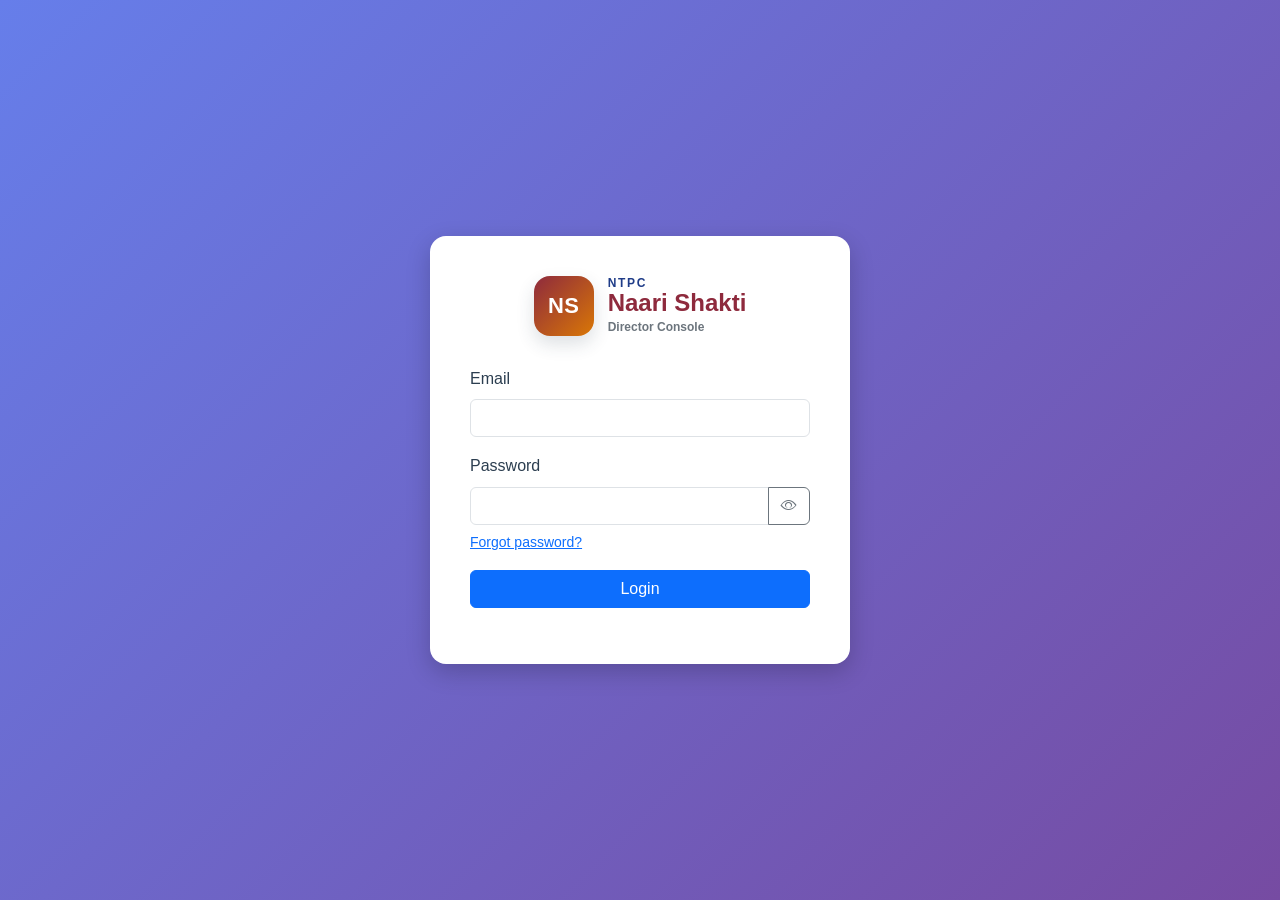
<file: app/director.html>
<!DOCTYPE html>
<html lang="en">
<head>
    <meta charset="UTF-8">
    <meta name="viewport" content="width=device-width, initial-scale=1.0, maximum-scale=1.0, user-scalable=no">
    <title>Marketplace - Director Dashboard</title>
    <link href="https://cdn.jsdelivr.net/npm/bootstrap@5.3.0/dist/css/bootstrap.min.css" rel="stylesheet">
    <link rel="stylesheet" href="https://cdn.jsdelivr.net/npm/bootstrap-icons@1.10.0/font/bootstrap-icons.css">
    <link rel="stylesheet" href="css/user-styles.css">
    <style>
        :root {
            --primary-color: #9b59b6;
            --success-color: #27ae60;
        }
        .section-header h2 i {
            color: var(--primary-color);
        }
        
        /* ── Improved Orders Section ── */
        .director-orders-list {
            display: flex;
            flex-direction: column;
            gap: 12px;
        }
        
        .director-order-card {
            background: var(--white);
            border-radius: var(--radius-md);
            padding: 16px;
            box-shadow: var(--shadow-sm);
            border-left: 4px solid var(--primary-color);
        }
        
        .director-order-header {
            display: flex;
            justify-content: space-between;
            align-items: flex-start;
            margin-bottom: 12px;
        }
        
        .director-order-title {
            font-size: 15px;
            font-weight: 600;
            color: var(--text-dark);
            margin: 0;
        }
        
        .director-order-meta {
            font-size: 12px;
            color: var(--text-muted);
            margin-top: 4px;
        }
        
        .director-order-details {
            display: flex;
            gap: 20px;
            flex-wrap: wrap;
        }
        
        .director-order-detail {
            display: flex;
            align-items: center;
            gap: 6px;
            font-size: 13px;
            color: var(--text-muted);
        }
        
        .director-order-detail i {
            color: var(--primary-color);
        }
        
        /* ── User Cards ── */
        .user-card {
            background: var(--white);
            border-radius: var(--radius-md);
            padding: 16px;
            margin-bottom: 12px;
            box-shadow: var(--shadow-sm);
            cursor: pointer;
            transition: var(--transition);
        }
        
        .user-card:hover {
            transform: translateY(-2px);
            box-shadow: var(--shadow-md);
        }
        
        .user-card-header {
            display: flex;
            align-items: center;
            gap: 12px;
            margin-bottom: 12px;
        }
        
        .user-card-avatar {
            width: 48px;
            height: 48px;
            border-radius: 50%;
            object-fit: cover;
        }
        
        .user-card-info {
            flex: 1;
            min-width: 0;
        }
        
        .user-card-info h5 {
            font-size: 14px;
            font-weight: 600;
            margin: 0;
            color: var(--text-dark);
            white-space: nowrap;
            overflow: hidden;
            text-overflow: ellipsis;
        }
        
        .user-card-info p {
            font-size: 12px;
            color: var(--text-muted);
            margin: 0;
            white-space: nowrap;
            overflow: hidden;
            text-overflow: ellipsis;
        }
        
        .user-card-details {
            display: grid;
            grid-template-columns: repeat(2, 1fr);
            gap: 8px;
            font-size: 12px;
        }
        
        .user-card-detail {
            display: flex;
            align-items: center;
            gap: 6px;
            color: var(--text-muted);
        }
        
        .user-card-detail i {
            color: var(--primary-color);
        }
        
        .badge-director {
            background-color: #9b59b6 !important;
        }
        
        .badge-captain {
            background-color: #e67e22 !important;
        }
        
        .badge-user {
            background-color: #3498db !important;
        }
        
        .badge-admin {
            background-color: #e74c3c !important;
        }
        
        /* ── Products Grid for Director ── */
        .director-products-grid {
            display: grid;
            grid-template-columns: repeat(3, 1fr);
            gap: 10px;
        }
        
        @media (min-width: 768px) {
            .director-products-grid {
                grid-template-columns: repeat(4, 1fr);
            }
        }
        
        .director-product-card {
            background: var(--white);
            border-radius: var(--radius-sm);
            overflow: hidden;
            box-shadow: var(--shadow-sm);
        }
        
        .director-product-image {
            width: 100%;
            aspect-ratio: 1;
            object-fit: cover;
        }
        
        .director-product-image-placeholder {
            width: 100%;
            aspect-ratio: 1;
            background: linear-gradient(135deg, #667eea 0%, #764ba2 100%);
            display: flex;
            align-items: center;
            justify-content: center;
            color: white;
            font-size: 24px;
        }
        
        .director-product-info {
            padding: 8px 10px;
        }
        
        .director-product-name {
            font-size: 12px;
            font-weight: 600;
            color: var(--text-dark);
            margin-bottom: 2px;
            white-space: nowrap;
            overflow: hidden;
            text-overflow: ellipsis;
        }
        
        .director-product-project {
            font-size: 10px;
            color: var(--text-muted);
            margin-bottom: 4px;
            white-space: nowrap;
            overflow: hidden;
            text-overflow: ellipsis;
        }
        
        .director-product-desc {
            font-size: 10px;
            color: var(--text-muted);
            display: -webkit-box;
            -webkit-line-clamp: 2;
            -webkit-box-orient: vertical;
            overflow: hidden;
            line-height: 1.3;
        }
    </style>
</head>
<body>
    <!-- Auth Container -->
    <div id="authContainer" class="auth-container">
        <div class="auth-card">
            <div class="logo brand-lockup">
                <div class="brand-emblem" aria-hidden="true">NS</div>
                <div class="brand-copy">
                    <div class="brand-ntpc">NTPC</div>
                    <div class="brand-name">Naari Shakti</div>
                    <div class="brand-tagline">Director Console</div>
                </div>
            </div>
            <form id="loginForm">
                <div class="mb-3">
                    <label class="form-label">Email</label>
                    <input type="email" class="form-control" id="loginEmail" required>
                </div>
                <div class="mb-3">
                    <label class="form-label">Password</label>
                    <div class="input-group">
                        <input type="password" class="form-control" id="loginPassword" required>
                        <button type="button" class="btn btn-outline-secondary" onclick="togglePasswordVisibility(this)" tabindex="-1"><i class="bi bi-eye"></i></button>
                    </div>
                    <div class="mt-1">
                        <a href="#" class="small" onclick="showForgotPasswordNotice(event)">Forgot password?</a>
                    </div>
                    <div id="forgotPasswordNotice" class="form-text text-muted" style="display:none;">
                        Password resets are handled by your Administrator. Please contact them directly to reset your password.
                    </div>
                </div>
                <button type="submit" class="btn btn-primary w-100">Login</button>
            </form>
            <div id="authMessage" class="mt-3"></div>
        </div>
    </div>

    <!-- Director Dashboard -->
    <div id="directorDashboard" style="display: none;">
        <!-- Header -->
        <header class="app-header">
            <div class="header-content">
                <div class="logo-section">
                    <i class="bi bi-shield-check"></i>
                    <span>Director</span>
                </div>
                <div class="user-section">
                    <span id="userInfo" class="user-name">Welcome, Director</span>
                    <button onclick="openChangePasswordModal()" class="btn btn-outline-secondary btn-sm me-1" title="Change Password">
                        <i class="bi bi-key"></i>
                    </button>
                    <button onclick="logout()" class="btn btn-outline-danger btn-sm">
                        <i class="bi bi-box-arrow-right"></i>
                    </button>
                </div>
            </div>
        </header>

        <!-- Main Content -->
        <main class="main-content">
            <!-- Marketplace Section -->
            <section id="marketplace" class="section active">
                <div class="section-header">
                    <h2><i class="bi bi-grid-fill"></i> Marketplace</h2>
                    <div class="search-box">
                        <i class="bi bi-search"></i>
                        <input type="text" id="searchInput" placeholder="Search products...">
                    </div>
                </div>
                
                <div id="marketplaceMessage"></div>
                
                <div class="products-grid" id="productsGrid">
                    <!-- Products will be loaded here -->
                </div>
            </section>

            <!-- Orders Section -->
            <section id="orders" class="section">
                <div class="section-header">
                    <h2><i class="bi bi-bag-fill"></i> My Orders</h2>
                </div>
                
                <div id="ordersMessage"></div>
                
                <div class="director-orders-list" id="ordersList">
                    <!-- Orders will be loaded here -->
                </div>
                
                <div class="empty-state" id="ordersEmpty" style="display: none;">
                    <i class="bi bi-bag-x"></i>
                    <h4>No orders yet</h4>
                    <p>Your orders will appear here</p>
                </div>
            </section>

            <!-- Products Section -->
            <section id="products" class="section">
                <div class="section-header">
                    <h2><i class="bi bi-box-seam"></i> All Products</h2>
                </div>
                
                <div id="productsMessage"></div>
                
                <div class="director-products-grid" id="directorProductsGrid">
                    <!-- Products will be loaded here -->
                </div>
                
                <div class="empty-state" id="directorProductsEmpty" style="display: none;">
                    <i class="bi bi-box"></i>
                    <h4>No products found</h4>
                    <p>Products from all projects will appear here</p>
                </div>
            </section>

            <!-- All Users Section -->
            <section id="users" class="section">
                <div class="section-header">
                    <h2><i class="bi bi-people-fill"></i> All Users</h2>
                </div>
                
                <div class="filter-row mb-3">
                    <select id="userRoleFilter" class="form-select form-select-sm" onchange="filterUsers()">
                        <option value="ALL">All Roles</option>
                        <option value="USER">Users</option>
                        <option value="CAPTAIN">Captains</option>
                        <option value="DIRECTOR">Directors</option>
                    </select>
                </div>
                
                <div id="usersMessage"></div>
                
                <div id="usersList">
                    <!-- Users will be loaded here -->
                </div>
                
                <div class="empty-state" id="usersEmpty" style="display: none;">
                    <i class="bi bi-people"></i>
                    <h4>No users found</h4>
                    <p>Users will appear here</p>
                </div>
            </section>
        </main>

        <!-- Bottom Navigation (Mobile) -->
        <nav class="bottom-nav">
            <a href="#" class="nav-item active" onclick="switchSection('marketplace')">
                <i class="bi bi-grid-fill"></i>
                <span>Home</span>
            </a>
            <a href="#" class="nav-item" onclick="switchSection('orders')">
                <i class="bi bi-bag-fill"></i>
                <span>Orders</span>
            </a>
            <a href="#" class="nav-item" onclick="switchSection('products')">
                <i class="bi bi-box-seam"></i>
                <span>Products</span>
            </a>
            <a href="#" class="nav-item" onclick="switchSection('users')">
                <i class="bi bi-people-fill"></i>
                <span>Users</span>
            </a>
        </nav>
    </div>

    <!-- Order Modal -->
    <div class="modal fade" id="orderModal" tabindex="-1">
        <div class="modal-dialog modal-dialog-centered">
            <div class="modal-content">
                <div class="modal-header">
                    <h5 class="modal-title">Place Order</h5>
                    <button type="button" class="btn-close" data-bs-dismiss="modal"></button>
                </div>
                <div class="modal-body">
                    <div class="order-product-info" id="orderProductInfo">
                        <!-- Product info will be inserted here -->
                    </div>
                    <form id="orderForm">
                        <input type="hidden" id="orderPostId">
                        <div class="mb-3">
                            <label class="form-label">Quantity</label>
                            <div class="quantity-selector">
                                <button type="button" class="btn btn-outline-secondary" onclick="updateQuantity(-1)">-</button>
                                <input type="number" id="orderQuantity" class="form-control text-center" value="1" min="1">
                                <button type="button" class="btn btn-outline-secondary" onclick="updateQuantity(1)">+</button>
                            </div>
                            <small class="text-muted" id="availableQty">Available: 0</small>
                        </div>
                        <div class="mb-3">
                            <label class="form-label">Delivery Address</label>
                            <input type="text" id="orderAddress" class="form-control" placeholder="Enter delivery address" required>
                        </div>
                        <div class="order-total">
                            <span>Total:</span>
                            <strong id="orderTotal">&#8377;0.00</strong>
                        </div>
                    </form>
                </div>
                <div class="modal-footer">
                    <button type="button" class="btn btn-secondary" data-bs-dismiss="modal">Cancel</button>
                    <button type="button" class="btn btn-primary" onclick="submitOrder()">Place Order</button>
                </div>
            </div>
        </div>
    </div>

    <!-- User Detail Modal -->
    <div class="modal fade" id="userDetailModal" tabindex="-1">
        <div class="modal-dialog modal-dialog-centered">
            <div class="modal-content">
                <div class="modal-header">
                    <h5 class="modal-title">User Details</h5>
                    <button type="button" class="btn-close" data-bs-dismiss="modal"></button>
                </div>
                <div class="modal-body" id="userDetailBody">
                    <!-- User details will be inserted here -->
                </div>
            </div>
        </div>
    </div>

    <!-- Change Password Modal -->
    <div class="modal fade" id="changePasswordModal" tabindex="-1">
        <div class="modal-dialog modal-dialog-centered">
            <div class="modal-content">
                <div class="modal-header">
                    <h5 class="modal-title"><i class="bi bi-key"></i> Change Password</h5>
                    <button type="button" class="btn-close" data-bs-dismiss="modal"></button>
                </div>
                <div class="modal-body">
                    <div id="changePasswordMessage"></div>
                    <div class="mb-3">
                        <label class="form-label">Current Password</label>
                        <div class="input-group">
                            <input type="password" class="form-control" id="currentPasswordInput">
                            <button type="button" class="btn btn-outline-secondary" onclick="togglePasswordVisibility(this)" tabindex="-1"><i class="bi bi-eye"></i></button>
                        </div>
                    </div>
                    <div class="mb-3">
                        <label class="form-label">New Password</label>
                        <div class="input-group">
                            <input type="password" class="form-control" id="newPasswordInput" minlength="6">
                            <button type="button" class="btn btn-outline-secondary" onclick="togglePasswordVisibility(this)" tabindex="-1"><i class="bi bi-eye"></i></button>
                        </div>
                    </div>
                </div>
                <div class="modal-footer">
                    <button type="button" class="btn btn-secondary" data-bs-dismiss="modal">Cancel</button>
                    <button type="button" class="btn btn-primary" onclick="submitChangePassword()">Change Password</button>
                </div>
            </div>
        </div>
    </div>

    <!-- Toast Container -->
    <div class="toast-container position-fixed bottom-0 end-0 p-3">
        <div id="liveToast" class="toast" role="alert">
            <div class="toast-body" id="toastMessage">
                <!-- Toast message -->
            </div>
        </div>
    </div>

    <script src="https://cdn.jsdelivr.net/npm/bootstrap@5.3.0/dist/js/bootstrap.bundle.min.js"></script>
    <script src="js/director-app.js"></script>
</body>
</html>
</file>
<file: css/captain-styles.css>
/* ================================================================
   Captain Dashboard - Mobile-First CSS
   ================================================================ */

:root {
    --primary: #4f46e5;
    --primary-dark: #4338ca;
    --success: #059669;
    --danger: #dc2626;
    --warning: #d97706;
    --bg: #f1f5f9;
    --surface: #ffffff;
    --text: #1e293b;
    --text-muted: #64748b;
    --border: #e2e8f0;
    --shadow: 0 1px 3px rgba(0,0,0,0.08), 0 1px 2px rgba(0,0,0,0.06);
    --shadow-md: 0 4px 6px rgba(0,0,0,0.07), 0 2px 4px rgba(0,0,0,0.05);
    --radius: 12px;
    --radius-sm: 8px;
    --header-h: 56px;
    --stats-h: 80px;
    --nav-h: 64px;
    --safe-bottom: env(safe-area-inset-bottom, 0px);
}

/* ── Reset ── */
*, *::before, *::after { box-sizing: border-box; margin: 0; padding: 0; }

body {
    font-family: -apple-system, BlinkMacSystemFont, 'Segoe UI', Roboto, sans-serif;
    background: var(--bg);
    color: var(--text);
    font-size: 14px;
    line-height: 1.5;
    min-height: 100dvh;
    overflow-x: hidden;
}

/* ── Auth Screen ── */
.auth-container {
    display: flex;
    justify-content: center;
    align-items: center;
    min-height: 100dvh;
    background: linear-gradient(135deg, #1e1b4b 0%, #312e81 50%, #4f46e5 100%);
    padding: 20px;
}

.auth-card {
    background: var(--surface);
    padding: 36px 28px;
    border-radius: var(--radius);
    box-shadow: 0 20px 60px rgba(0,0,0,0.3);
    width: 100%;
    max-width: 400px;
}

.logo {
    text-align: center;
    margin-bottom: 28px;
    display: flex;
    align-items: center;
    justify-content: center;
    gap: 10px;
    font-size: 18px;
    font-weight: 700;
    color: var(--primary);
}

.logo i { font-size: 28px; }

/* ── Header ── */
.app-header {
    position: fixed;
    top: 0; left: 0; right: 0;
    height: var(--header-h);
    background: var(--primary);
    color: white;
    z-index: 100;
    box-shadow: var(--shadow-md);
}

.header-content {
    display: flex;
    align-items: center;
    justify-content: space-between;
    height: 100%;
    padding: 0 16px;
}

.logo-section {
    display: flex;
    align-items: center;
    gap: 8px;
    font-size: 16px;
    font-weight: 700;
}

.logo-section i { font-size: 22px; }

.header-right { display: flex; align-items: center; gap: 8px; }

#projectBadge {
    font-size: 11px;
    padding: 3px 8px;
}

/* ── Stats Bar ── */
.stats-bar {
    position: fixed;
    top: var(--header-h);
    left: 0; right: 0;
    height: auto;
    min-height: var(--stats-h);
    background: var(--surface);
    border-bottom: 1px solid var(--border);
    display: flex;
    align-items: center;
    justify-content: space-around;
    padding: 8px 4px;
    z-index: 99;
    flex-wrap: wrap;
    gap: 4px;
}

.stat-card {
    display: flex;
    align-items: center;
    gap: 6px;
    padding: 6px 8px;
    flex: 1;
    min-width: 70px;
    justify-content: center;
}

.stat-card .stat-icon {
    font-size: 16px;
}

.stat-icon {
    font-size: 20px;
    color: var(--primary);
    flex-shrink: 0;
}

.stat-info {
    display: flex;
    flex-direction: column;
    line-height: 1.2;
}

.stat-value {
    font-size: 18px;
    font-weight: 700;
    color: var(--text);
}

.stat-label {
    font-size: 10px;
    color: var(--text-muted);
    text-transform: uppercase;
    letter-spacing: 0.5px;
}

/* ── Main Content ── */
.main-content {
    margin-top: calc(var(--header-h) + 65px);
    margin-bottom: calc(var(--nav-h) + var(--safe-bottom) + 8px);
    padding: 16px;
    min-height: calc(100dvh - var(--header-h) - 65px - var(--nav-h));
}

.content-section {
    display: none;
    animation: fadeIn 0.25s ease;
}

.content-section.active { display: block; }

@keyframes fadeIn {
    from { opacity: 0; transform: translateY(6px); }
    to   { opacity: 1; transform: translateY(0); }
}

/* ── Section Header ── */
.section-header {
    display: flex;
    align-items: center;
    justify-content: space-between;
    margin-bottom: 14px;
}

.section-header h2 {
    font-size: 16px;
    font-weight: 700;
    display: flex;
    align-items: center;
    gap: 6px;
    color: var(--text);
}

/* ── Search Bar ── */
.search-bar {
    position: relative;
    margin-bottom: 14px;
}

.search-bar i {
    position: absolute;
    left: 12px;
    top: 50%;
    transform: translateY(-50%);
    color: var(--text-muted);
    font-size: 14px;
}

.search-bar input {
    width: 100%;
    padding: 10px 12px 10px 36px;
    border: 1px solid var(--border);
    border-radius: var(--radius-sm);
    font-size: 14px;
    background: var(--surface);
    outline: none;
    transition: border-color 0.2s;
}

.search-bar input:focus {
    border-color: var(--primary);
    box-shadow: 0 0 0 3px rgba(79,70,229,0.1);
}

/* ── Products Grid ── */
.products-grid {
    display: grid;
    grid-template-columns: repeat(auto-fill, minmax(160px, 1fr));
    gap: 12px;
}

.product-card {
    background: var(--surface);
    border-radius: var(--radius);
    box-shadow: var(--shadow);
    overflow: hidden;
    transition: transform 0.2s, box-shadow 0.2s;
}

.product-card:active {
    transform: scale(0.97);
    box-shadow: var(--shadow-md);
}

.product-image {
    width: 100%;
    height: 120px;
    object-fit: cover;
    background: var(--bg);
}

.product-image.placeholder {
    display: flex;
    align-items: center;
    justify-content: center;
    font-size: 36px;
    color: var(--text-muted);
}

.product-body { padding: 10px; }

.product-name {
    font-size: 13px;
    font-weight: 600;
    color: var(--text);
    margin-bottom: 4px;
    white-space: nowrap;
    overflow: hidden;
    text-overflow: ellipsis;
}

.product-desc {
    font-size: 11px;
    color: var(--text-muted);
    margin-bottom: 8px;
    display: -webkit-box;
    -webkit-line-clamp: 2;
    -webkit-box-orient: vertical;
    overflow: hidden;
    line-height: 1.3;
}

.product-footer {
    display: flex;
    align-items: center;
    justify-content: space-between;
}

.product-price {
    font-size: 14px;
    font-weight: 700;
    color: var(--primary);
}

.product-qty {
    font-size: 11px;
    color: var(--text-muted);
}

/* ── Skeleton Loader ── */
.skeleton-container {
    display: grid;
    grid-template-columns: repeat(auto-fill, minmax(160px, 1fr));
    gap: 12px;
    grid-column: 1 / -1;
}

.skeleton-card {
    height: 200px;
    border-radius: var(--radius);
    background: linear-gradient(90deg, #f0f0f0 25%, #e0e0e0 50%, #f0f0f0 75%);
    background-size: 200% 100%;
    animation: shimmer 1.5s infinite;
}

@keyframes shimmer {
    0%   { background-position: 200% 0; }
    100% { background-position: -200% 0; }
}

/* ── Approvals List ── */
.requests-list { display: flex; flex-direction: column; gap: 10px; }

.request-card {
    background: var(--surface);
    border-radius: var(--radius);
    box-shadow: var(--shadow);
    padding: 14px;
    display: flex;
    align-items: center;
    gap: 12px;
}

.request-avatar {
    width: 44px;
    height: 44px;
    border-radius: 50%;
    object-fit: cover;
    flex-shrink: 0;
}

.request-info { flex: 1; min-width: 0; }

.request-name {
    font-size: 14px;
    font-weight: 600;
    color: var(--text);
    margin-bottom: 2px;
}

.request-meta {
    font-size: 12px;
    color: var(--text-muted);
    white-space: nowrap;
    overflow: hidden;
    text-overflow: ellipsis;
}

.request-actions {
    display: flex;
    gap: 6px;
    flex-shrink: 0;
}

.request-actions .btn {
    padding: 6px 12px;
    font-size: 12px;
    border-radius: 20px;
}

/* ── Orders List ── */
.orders-list { display: flex; flex-direction: column; gap: 10px; }

.order-card {
    background: var(--surface);
    border-radius: var(--radius);
    box-shadow: var(--shadow);
    padding: 14px;
}

.order-header {
    display: flex;
    align-items: center;
    justify-content: space-between;
    margin-bottom: 10px;
}

.order-user {
    display: flex;
    align-items: center;
    gap: 8px;
}

.order-user-avatar {
    width: 32px;
    height: 32px;
    border-radius: 50%;
    object-fit: cover;
}

.order-user-name {
    font-size: 13px;
    font-weight: 600;
}

.order-user-email { font-size: 11px; color: var(--text-muted); }

.order-meta { text-align: right; }
.order-id { font-size: 11px; color: var(--text-muted); }
.order-date { font-size: 11px; color: var(--text-muted); }

.order-product {
    display: flex;
    align-items: center;
    gap: 10px;
    padding: 10px;
    background: var(--bg);
    border-radius: var(--radius-sm);
    margin-bottom: 10px;
}

.order-product-img {
    width: 44px;
    height: 44px;
    border-radius: var(--radius-sm);
    object-fit: cover;
}

.order-product-img-placeholder {
    width: 44px;
    height: 44px;
    border-radius: var(--radius-sm);
    background: #e2e8f0;
    display: flex;
    align-items: center;
    justify-content: center;
    font-size: 20px;
    color: var(--text-muted);
}

.order-product-name { font-size: 13px; font-weight: 600; }
.order-product-meta { font-size: 12px; color: var(--text-muted); }

.order-footer {
    display: flex;
    align-items: center;
    justify-content: space-between;
}

.status-badge {
    font-size: 11px;
    font-weight: 600;
    padding: 3px 10px;
    border-radius: 20px;
    text-transform: uppercase;
    letter-spacing: 0.5px;
}

.status-PENDING    { background: #fef3c7; color: #92400e; }
.status-CONFIRMED  { background: #dbeafe; color: #1e40af; }
.status-COMPLETED  { background: #d1fae5; color: #065f46; }
.status-REJECTED   { background: #fee2e2; color: #991b1b; }

/* ── Order Address ── */
.order-address {
    padding: 8px 14px;
    font-size: 12px;
    color: var(--text-muted);
    background: var(--bg);
    border-top: 1px solid var(--border);
    display: flex;
    align-items: center;
    gap: 6px;
}

.order-address i {
    color: var(--primary);
}

/* ── Filter Row ── */
.filter-row {
    margin-bottom: 14px;
}

.form-select-sm {
    font-size: 13px;
    padding: 6px 10px;
    border-radius: var(--radius-sm);
}

/* ── Form Card ── */
.form-card {
    background: var(--surface);
    border-radius: var(--radius);
    box-shadow: var(--shadow);
    padding: 20px;
}

.form-label {
    font-size: 13px;
    font-weight: 600;
    color: var(--text);
    margin-bottom: 4px;
}

.form-control, .form-select {
    font-size: 14px;
    border-radius: var(--radius-sm);
    border: 1px solid var(--border);
    padding: 10px 12px;
}

.form-control:focus, .form-select:focus {
    border-color: var(--primary);
    box-shadow: 0 0 0 3px rgba(79,70,229,0.1);
}

/* ── Empty State ── */
.empty-state {
    text-align: center;
    padding: 48px 20px;
    color: var(--text-muted);
}

.empty-state i {
    font-size: 48px;
    margin-bottom: 12px;
    display: block;
    opacity: 0.4;
}

.empty-state h4 {
    font-size: 16px;
    font-weight: 600;
    margin-bottom: 4px;
    color: var(--text);
}

.empty-state p {
    font-size: 13px;
    margin-bottom: 16px;
}

/* ── Bottom Navigation ── */
.bottom-nav {
    position: fixed;
    bottom: 0; left: 0; right: 0;
    height: calc(var(--nav-h) + var(--safe-bottom));
    padding-bottom: var(--safe-bottom);
    background: var(--surface);
    border-top: 1px solid var(--border);
    display: flex;
    align-items: center;
    justify-content: space-around;
    z-index: 100;
    box-shadow: 0 -2px 8px rgba(0,0,0,0.06);
}

.nav-item {
    display: flex;
    flex-direction: column;
    align-items: center;
    gap: 2px;
    padding: 8px 12px;
    color: var(--text-muted);
    text-decoration: none;
    font-size: 10px;
    font-weight: 500;
    position: relative;
    transition: color 0.2s;
    border: none;
    background: none;
    cursor: pointer;
    flex: 1;
}

.nav-item i { font-size: 20px; }

.nav-item.active { color: var(--primary); }
.nav-item.active i { transform: scale(1.1); }

.nav-badge {
    position: absolute;
    top: 4px;
    right: 8px;
    background: var(--danger);
    color: white;
    font-size: 9px;
    font-weight: 700;
    min-width: 16px;
    height: 16px;
    border-radius: 8px;
    display: flex;
    align-items: center;
    justify-content: center;
    padding: 0 4px;
}

/* ── Toast ── */
.toast-container { z-index: 200; }

#liveToast {
    background: #1e293b;
    color: white;
    border-radius: var(--radius-sm);
    font-size: 13px;
    box-shadow: var(--shadow-md);
}

#liveToast.toast-success { background: var(--success); }
#liveToast.toast-danger  { background: var(--danger); }
#liveToast.toast-warning { background: var(--warning); }

/* ── Alerts ── */
.alert { font-size: 13px; border-radius: var(--radius-sm); }

/* ── Responsive Desktop ── */
@media (min-width: 768px) {
    .products-grid {
        grid-template-columns: repeat(auto-fill, minmax(200px, 1fr));
    }

    .main-content {
        max-width: 900px;
        margin-left: auto;
        margin-right: auto;
    }

    .stats-bar {
        left: 50%;
        transform: translateX(-50%);
        max-width: 900px;
        border-radius: 0 0 var(--radius) var(--radius);
        box-shadow: var(--shadow);
    }

    .bottom-nav {
        left: 50%;
        transform: translateX(-50%);
        max-width: 900px;
        border-radius: var(--radius) var(--radius) 0 0;
    }

    .app-header {
        left: 50%;
        transform: translateX(-50%);
        max-width: 900px;
        border-radius: 0 0 var(--radius) var(--radius);
    }
}

/* ── Modal Styling ── */
.modal-content {
    border: none;
    border-radius: var(--radius);
    box-shadow: var(--shadow-md);
}

.modal-header {
    background: var(--primary);
    color: white;
    border-radius: var(--radius) var(--radius) 0 0;
}

.modal-header .btn-close {
    filter: brightness(0) invert(1);
}

.modal-header .modal-title {
    display: flex;
    align-items: center;
    gap: 8px;
}

/* ── Product Card Hover ── */
.product-card:hover {
    transform: translateY(-2px);
    box-shadow: var(--shadow-md);
}

.product-card:active {
    transform: scale(0.98);
}

/* ── Form in Modal ── */
#addPostMessage .alert,
#addProductMessage .alert {
    font-size: 13px;
    padding: 8px 12px;
}

/* ── Product Selected Info Box ── */
#productSelectedInfo {
    font-size: 12px;
    border-left: 3px solid var(--primary);
}

/* ── Stats Enhancement ── */
.stat-card .stat-value {
    transition: transform 0.2s;
}

.stat-card:hover .stat-value {
    transform: scale(1.05);
}

/* ── Info Box in Modal ── */
.info-box {
    background: #f0f9ff;
    border: 1px solid #bae6fd;
    border-radius: var(--radius-sm);
    padding: 12px;
    display: flex;
    gap: 10px;
    align-items: flex-start;
    margin-top: 10px;
}

.info-box i {
    color: #0284c7;
    font-size: 18px;
    flex-shrink: 0;
}

.info-box p {
    margin: 0;
    font-size: 12px;
    color: #0369a1;
}

/* ── Add Options Modal ── */
.add-option-card {
    display: flex;
    align-items: center;
    gap: 14px;
    padding: 16px;
    background: var(--surface);
    border-radius: var(--radius);
    margin-bottom: 10px;
    cursor: pointer;
    transition: all 0.2s;
    border: 1px solid var(--border);
}

.add-option-card:hover {
    background: var(--bg);
    transform: translateX(4px);
}

.add-option-card:last-child {
    margin-bottom: 0;
}

.add-option-icon {
    width: 48px;
    height: 48px;
    border-radius: 50%;
    display: flex;
    align-items: center;
    justify-content: center;
    flex-shrink: 0;
}

.add-option-icon i {
    font-size: 22px;
}

.add-option-info {
    flex: 1;
}

.add-option-info h6 {
    margin: 0 0 2px 0;
    font-size: 14px;
    font-weight: 600;
}

.add-option-info p {
    margin: 0;
    font-size: 12px;
    color: var(--text-muted);
}

.add-option-card .bi-chevron-right {
    color: var(--text-muted);
    font-size: 18px;
}

/* ── Instagram-style Feed ── */
.insta-feed {
    display: flex;
    flex-direction: column;
    gap: 16px;
    padding-bottom: 20px;
}

/* ── Instagram Post Card ── */
.insta-card {
    background: var(--surface);
    border-radius: var(--radius);
    box-shadow: var(--shadow);
    overflow: hidden;
}

.insta-card-header {
    display: flex;
    align-items: center;
    padding: 12px 14px;
    gap: 10px;
}

.insta-card-avatar {
    width: 36px;
    height: 36px;
    border-radius: 50%;
    object-fit: cover;
    background: var(--bg);
}

.insta-card-user {
    flex: 1;
}

.insta-card-user-name {
    font-size: 13px;
    font-weight: 600;
    color: var(--text);
}

.insta-card-user-sub {
    font-size: 11px;
    color: var(--text-muted);
}

.insta-card-image {
    width: 100%;
    aspect-ratio: 1;
    object-fit: cover;
    background: var(--bg);
    display: block;
}

.insta-card-image-placeholder {
    width: 100%;
    aspect-ratio: 1;
    background: linear-gradient(135deg, var(--bg) 0%, #e2e8f0 100%);
    display: flex;
    align-items: center;
    justify-content: center;
}

.insta-card-image-placeholder i {
    font-size: 48px;
    color: var(--text-muted);
    opacity: 0.5;
}

.insta-card-actions {
    padding: 10px 14px;
    display: flex;
    gap: 12px;
}

.insta-card-actions i {
    font-size: 22px;
    cursor: pointer;
    color: var(--text);
    transition: color 0.2s;
}

.insta-card-actions i:hover {
    color: var(--primary);
}

.insta-card-actions i.active {
    color: var(--danger);
}

.insta-card-body {
    padding: 0 14px 12px;
}

.insta-card-price {
    font-size: 15px;
    font-weight: 700;
    color: var(--text);
    margin-bottom: 4px;
}

.insta-card-price .currency {
    font-size: 13px;
    color: var(--text-muted);
    font-weight: 500;
}

.insta-card-desc {
    font-size: 13px;
    color: var(--text-muted);
    margin-bottom: 6px;
    display: -webkit-box;
    -webkit-line-clamp: 2;
    -webkit-box-orient: vertical;
    overflow: hidden;
}

.insta-card-meta {
    font-size: 11px;
    color: var(--text-muted);
    display: flex;
    gap: 12px;
}

.insta-card-meta span {
    display: flex;
    align-items: center;
    gap: 4px;
}

.insta-card-footer {
    padding: 8px 14px;
    border-top: 1px solid var(--border);
}

.insta-card-footer button {
    width: 100%;
    padding: 10px;
    font-size: 13px;
    font-weight: 600;
}

/* ── Instagram Skeleton ── */
.insta-skeleton-container {
    display: flex;
    flex-direction: column;
    gap: 16px;
}

.insta-skeleton-card {
    background: var(--surface);
    border-radius: var(--radius);
    overflow: hidden;
}

.insta-skeleton-header {
    height: 60px;
    background: linear-gradient(90deg, #f0f0f0 25%, #e0e0e0 50%, #f0f0f0 75%);
    background-size: 200% 100%;
    animation: shimmer 1.5s infinite;
}

.insta-skeleton-image {
    width: 100%;
    aspect-ratio: 1;
    background: linear-gradient(90deg, #f0f0f0 25%, #e0e0e0 50%, #f0f0f0 75%);
    background-size: 200% 100%;
    animation: shimmer 1.5s infinite;
}

.insta-skeleton-body {
    padding: 12px;
    display: flex;
    flex-direction: column;
    gap: 8px;
}

.insta-skeleton-line {
    height: 12px;
    border-radius: 4px;
    background: linear-gradient(90deg, #f0f0f0 25%, #e0e0e0 50%, #f0f0f0 75%);
    background-size: 200% 100%;
    animation: shimmer 1.5s infinite;
}

.insta-skeleton-line.short {
    width: 40%;
}

.insta-skeleton-line.medium {
    width: 70%;
}

/* ── Desktop Responsive ── */
@media (min-width: 600px) {
    .insta-feed {
        max-width: 470px;
        margin: 0 auto;
    }
}

/* ── Sliding Activity Ticker ── */
.product-activity-ticker {
    position: relative;
    height: 32px;
    overflow: hidden;
    background: linear-gradient(90deg, rgba(39, 174, 96, 0.1) 0%, rgba(39, 174, 96, 0.05) 100%);
    border-top: 1px solid var(--border);
}

.product-activity-ticker .ticker-content {
    position: absolute;
    width: 100%;
    display: flex;
    align-items: center;
    padding: 0 12px;
    height: 100%;
    font-size: 11px;
    color: var(--success);
    opacity: 0;
    transform: translateY(100%);
    transition: opacity 0.5s ease, transform 0.5s ease;
}

.product-activity-ticker .ticker-content.active {
    opacity: 1;
    transform: translateY(0);
}

.product-activity-ticker .ticker-content.slide-out {
    opacity: 0;
    transform: translateY(-100%);
}

.product-activity-ticker .ticker-icon {
    margin-right: 6px;
    font-size: 14px;
}

.product-activity-ticker .ticker-text {
    white-space: nowrap;
    overflow: hidden;
    text-overflow: ellipsis;
}

.product-activity-ticker .ticker-text strong {
    font-weight: 600;
}

/* ── Members Section ── */
.members-list {
    display: flex;
    flex-direction: column;
    gap: 12px;
}

.member-card {
    background: var(--surface);
    border-radius: var(--radius);
    box-shadow: var(--shadow);
    padding: 14px;
    display: flex;
    align-items: center;
    gap: 12px;
    cursor: pointer;
    transition: transform 0.2s, box-shadow 0.2s;
}

.member-card:hover {
    transform: translateY(-2px);
    box-shadow: var(--shadow-md);
}

.member-avatar {
    width: 48px;
    height: 48px;
    border-radius: 50%;
    object-fit: cover;
    flex-shrink: 0;
}

.member-info {
    flex: 1;
    min-width: 0;
}

.member-name {
    font-size: 14px;
    font-weight: 600;
    color: var(--text);
    margin-bottom: 2px;
    white-space: nowrap;
    overflow: hidden;
    text-overflow: ellipsis;
}

.member-meta {
    font-size: 12px;
    color: var(--text-muted);
    display: flex;
    flex-wrap: wrap;
    gap: 8px;
}

.member-meta span {
    display: flex;
    align-items: center;
    gap: 3px;
}

.member-badge {
    font-size: 10px;
    padding: 3px 8px;
    border-radius: 20px;
}

.member-status {
    width: 10px;
    height: 10px;
    border-radius: 50%;
    flex-shrink: 0;
}

.member-status.approved { background: var(--success); }
.member-status.pending { background: var(--warning); }
.member-status.rejected { background: var(--danger); }

/* ── Filter Row ── */
.filter-row {
    margin-bottom: 14px;
}

.filter-row .form-select {
    font-size: 13px;
    padding: 8px 12px;
    border-radius: var(--radius-sm);
}

/* ── Mobile Bottom Nav Enhancement ── */
@media (max-width: 480px) {
    .bottom-nav {
        flex-wrap: nowrap;
        justify-content: space-between;
    }
    
    .nav-item {
        padding: 6px 4px;
        flex: 1;
    }
    
    .nav-item span {
        font-size: 9px;
    }
    
    .nav-item i {
        font-size: 18px;
    }
}

/* ── Lazy Loading ── */
.lazy-load-sentinel {
    padding: 20px;
    text-align: center;
    color: var(--text-muted);
    font-size: 13px;
}

.lazy-load-sentinel .end-message {
    color: var(--text-muted);
    font-style: italic;
}

.lazy-load-sentinel .loading-spinner {
    display: flex;
    align-items: center;
    justify-content: center;
    gap: 10px;
}

.lazy-load-sentinel .spinner {
    width: 20px;
    height: 20px;
    border: 2px solid var(--border);
    border-top-color: var(--primary);
    border-radius: 50%;
    animation: spin 0.8s linear infinite;
}

@keyframes spin {
    to {
        transform: rotate(360deg);
    }
}
</file>
<file: css/user-styles.css>
/* ===================================
   Marketplace User Dashboard Styles
   Mobile-First Responsive Design
   =================================== */

/* CSS Variables */
:root {
    --primary-color: #3498db;
    --secondary-color: #2c3e50;
    --success-color: #27ae60;
    --warning-color: #f39c12;
    --danger-color: #e74c3c;
    --light-bg: #f8f9fa;
    --white: #ffffff;
    --text-dark: #2c3e50;
    --text-muted: #6c757d;
    --border-color: #dee2e6;
    --shadow-sm: 0 2px 4px rgba(0, 0, 0, 0.1);
    --shadow-md: 0 4px 12px rgba(0, 0, 0, 0.15);
    --shadow-lg: 0 8px 24px rgba(0, 0, 0, 0.2);
    --radius-sm: 8px;
    --radius-md: 12px;
    --radius-lg: 16px;
    --transition: all 0.3s ease;
    --header-height: 60px;
    --bottom-nav-height: 65px;
}

/* Reset & Base */
* {
    margin: 0;
    padding: 0;
    box-sizing: border-box;
}

body {
    font-family: 'Segoe UI', -apple-system, BlinkMacSystemFont, sans-serif;
    background-color: var(--light-bg);
    color: var(--text-dark);
    line-height: 1.6;
    -webkit-font-smoothing: antialiased;
    -moz-osx-font-smoothing: grayscale;
}

/* ===================================
   Authentication Styles
   =================================== */
.auth-container {
    display: flex;
    justify-content: center;
    align-items: center;
    min-height: 100vh;
    background: linear-gradient(135deg, #667eea 0%, #764ba2 100%);
    padding: 20px;
}

.auth-card {
    background: var(--white);
    padding: 40px;
    border-radius: var(--radius-lg);
    box-shadow: var(--shadow-lg);
    width: 100%;
    max-width: 420px;
    animation: slideUp 0.5s ease;
}

@keyframes slideUp {
    from {
        opacity: 0;
        transform: translateY(30px);
    }
    to {
        opacity: 1;
        transform: translateY(0);
    }
}

.logo {
    text-align: center;
    margin-bottom: 30px;
    font-size: 28px;
    font-weight: bold;
    color: var(--primary-color);
}

.logo i {
    font-size: 36px;
    display: block;
    margin-bottom: 10px;
}

/* ===================================
   Header Styles
   =================================== */
.app-header {
    position: fixed;
    top: 0;
    left: 0;
    right: 0;
    height: var(--header-height);
    background: var(--white);
    box-shadow: var(--shadow-sm);
    z-index: 1000;
}

.header-content {
    display: flex;
    justify-content: space-between;
    align-items: center;
    height: 100%;
    padding: 0 16px;
}

.logo-section {
    display: flex;
    align-items: center;
    gap: 8px;
    font-size: 20px;
    font-weight: bold;
    color: var(--primary-color);
}

.logo-section i {
    font-size: 24px;
}

.user-section {
    display: flex;
    align-items: center;
    gap: 12px;
}

.user-name {
    font-size: 14px;
    font-weight: 500;
    color: var(--text-dark);
}

/* ===================================
   Main Content
   =================================== */
.main-content {
    margin-top: var(--header-height);
    margin-bottom: var(--bottom-nav-height);
    padding: 16px;
    min-height: calc(100vh - var(--header-height) - var(--bottom-nav-height));
}

.section {
    display: none;
    animation: fadeIn 0.3s ease;
}

.section.active {
    display: block;
}

@keyframes fadeIn {
    from {
        opacity: 0;
        transform: translateY(10px);
    }
    to {
        opacity: 1;
        transform: translateY(0);
    }
}

.section-header {
    display: flex;
    justify-content: space-between;
    align-items: center;
    margin-bottom: 20px;
    flex-wrap: wrap;
    gap: 12px;
}

.section-header h2 {
    font-size: 22px;
    font-weight: 600;
    color: var(--text-dark);
    display: flex;
    align-items: center;
    gap: 8px;
}

.section-header h2 i {
    color: var(--primary-color);
}

/* ===================================
   Search Box
   =================================== */
.search-box {
    position: relative;
    flex: 1;
    max-width: 250px;
}

.search-box i {
    position: absolute;
    left: 12px;
    top: 50%;
    transform: translateY(-50%);
    color: var(--text-muted);
}

.search-box input {
    width: 100%;
    padding: 10px 10px 10px 40px;
    border: 1px solid var(--border-color);
    border-radius: 20px;
    font-size: 14px;
    transition: var(--transition);
}

.search-box input:focus {
    outline: none;
    border-color: var(--primary-color);
    box-shadow: 0 0 0 3px rgba(52, 152, 219, 0.1);
}

/* ===================================
   Products Grid
   =================================== */
.products-grid {
    display: flex;
    flex-direction: column;
    gap: 16px;
}

.product-card {
    background: var(--white);
    border-radius: var(--radius-md);
    overflow: visible;
    box-shadow: var(--shadow-sm);
    transition: var(--transition);
    animation: fadeIn 0.3s ease;
    position: relative;
    z-index: 1;
}

.product-card:hover {
    transform: translateY(-4px);
    box-shadow: var(--shadow-md);
}

.marketplace-card {
    border-radius: var(--radius-sm);
    overflow: hidden;
}

.marketplace-card-top {
    display: flex;
    align-items: center;
    gap: 10px;
    padding: 12px 14px;
    background: var(--white);
}

.marketplace-card-avatar {
    width: 38px;
    height: 38px;
    border-radius: 50%;
    object-fit: cover;
    flex-shrink: 0;
    background: var(--light-bg);
}

.marketplace-card-top-text {
    flex: 1;
    min-width: 0;
}

.marketplace-card-subtitle {
    display: flex;
    align-items: center;
    flex-wrap: wrap;
    gap: 6px;
    color: var(--text-muted);
    font-size: 11px;
    line-height: 1.25;
}

.marketplace-card-subtitle span {
    display: inline-flex;
    align-items: center;
    gap: 4px;
    min-width: 0;
    padding: 3px 7px;
    border-radius: var(--radius-sm);
    background: var(--light-bg);
    color: var(--text-muted);
    font-weight: 600;
}

.marketplace-card-subtitle span + span::before {
    content: none;
}

.marketplace-card-media {
    background: var(--light-bg);
}

.marketplace-card-body {
    padding: 14px;
}

.marketplace-card-heading,
.marketplace-card-price-row {
    display: flex;
    justify-content: space-between;
    align-items: flex-start;
    gap: 12px;
    margin-bottom: 8px;
}

.marketplace-card-price-row {
    align-items: center;
}

.marketplace-card-title-group {
    flex: 1;
    min-width: 0;
}

.product-title {
    font-size: 16px;
    font-weight: 700;
    color: var(--text-dark);
    margin: 0 0 3px;
    line-height: 1.25;
    overflow-wrap: anywhere;
}

.product-project-tag {
    display: inline-flex;
    align-items: center;
    max-width: 100%;
    padding: 3px 8px;
    border-radius: var(--radius-sm);
    background: rgba(52, 152, 219, 0.1);
    color: var(--primary-color);
    font-size: 11px;
    font-weight: 600;
    line-height: 1.2;
}

.product-price-tag {
    flex-shrink: 0;
    color: var(--primary-color);
    font-size: 16px;
    font-weight: 800;
    line-height: 1.2;
}

.product-description {
    color: var(--text-muted);
    font-size: 13px;
    line-height: 1.45;
    margin: 0 0 10px;
    display: -webkit-box;
    -webkit-line-clamp: 2;
    -webkit-box-orient: vertical;
    overflow: hidden;
}

.product-stats {
    display: flex;
    flex-wrap: wrap;
    gap: 8px 12px;
    color: var(--text-muted);
    font-size: 12px;
    margin-bottom: 12px;
}

.product-stats span,
.product-extra-info span {
    display: inline-flex;
    align-items: center;
    gap: 5px;
}

.product-extra-info {
    border-top: 1px solid var(--border-color);
    padding-top: 10px;
    margin-bottom: 12px;
    color: var(--text-muted);
    font-size: 12px;
}

.product-extra-info p {
    margin: 0 0 8px;
    color: var(--text-dark);
    line-height: 1.45;
}

.product-actions {
    display: grid;
    grid-template-columns: minmax(0, 1fr) auto;
    gap: 10px;
    align-items: stretch;
}

.product-actions .btn {
    min-height: 44px;
    border-radius: var(--radius-sm);
    font-size: 14px;
    font-weight: 700;
}

.product-actions .btn-card-info {
    min-width: 64px;
    padding-left: 10px;
    padding-right: 10px;
    font-size: 13px;
}

.product-card .btn-order {
    position: relative;
    z-index: 1000 !important;
    pointer-events: auto !important;
}

.product-info {
    position: relative;
    z-index: 10;
}

.product-image {
    width: 100%;
    height: auto;
    aspect-ratio: 1 / 1;
    object-fit: cover;
    background: var(--light-bg);
}

.product-image.placeholder {
    display: flex;
    align-items: center;
    justify-content: center;
    background: linear-gradient(135deg, #667eea 0%, #764ba2 100%);
    min-height: 150px;
}

.product-image.placeholder i {
    font-size: 48px;
    color: white;
    opacity: 0.8;
}

/* ===================================
   Product Card Sliding Activity
   =================================== */
.product-activity-ticker {
    position: relative;
    height: 32px;
    overflow: hidden;
    background: linear-gradient(90deg, rgba(39, 174, 96, 0.1) 0%, rgba(39, 174, 96, 0.05) 100%);
    border-top: 1px solid var(--border);
    z-index: 1;
}

.product-activity-ticker .ticker-content {
    position: absolute;
    width: 100%;
    display: flex;
    align-items: center;
    padding: 0 12px;
    height: 100%;
    font-size: 11px;
    color: var(--success-color);
    opacity: 0;
    transform: translateY(100%);
    transition: opacity 0.5s ease, transform 0.5s ease;
    pointer-events: none;
}

.product-activity-ticker .ticker-content.active {
    opacity: 1;
    transform: translateY(0);
}

.product-activity-ticker .ticker-content.slide-out {
    opacity: 0;
    transform: translateY(-100%);
}

.product-activity-ticker .ticker-icon {
    margin-right: 6px;
    font-size: 14px;
}

.product-activity-ticker .ticker-text {
    white-space: nowrap;
    overflow: hidden;
    text-overflow: ellipsis;
}

.product-activity-ticker .ticker-text strong {
    font-weight: 600;
}

/* ===================================
   Skeleton Loaders
   =================================== */
.skeleton-container {
    display: grid;
    grid-template-columns: repeat(2, 1fr);
    gap: 16px;
}

.skeleton-card {
    background: var(--white);
    border-radius: var(--radius-md);
    overflow: hidden;
    height: 250px;
    animation: pulse 1.5s infinite;
}

@keyframes pulse {
    0%, 100% {
        opacity: 1;
    }
    50% {
        opacity: 0.5;
    }
}

/* ===================================
   Orders List
   =================================== */
.orders-list {
    display: flex;
    flex-direction: column;
    gap: 16px;
}

.order-card {
    background: var(--white);
    border-radius: var(--radius-md);
    padding: 16px;
    box-shadow: var(--shadow-sm);
    animation: slideIn 0.3s ease;
}

@keyframes slideIn {
    from {
        opacity: 0;
        transform: translateX(-20px);
    }
    to {
        opacity: 1;
        transform: translateX(0);
    }
}

.order-header {
    display: flex;
    justify-content: space-between;
    align-items: center;
    margin-bottom: 12px;
    padding-bottom: 12px;
    border-bottom: 1px solid var(--border-color);
}

.order-id {
    font-size: 14px;
    font-weight: 600;
    color: var(--text-dark);
}

.order-status {
    padding: 4px 12px;
    border-radius: 20px;
    font-size: 12px;
    font-weight: 500;
}

.order-status.pending {
    background: #fff3cd;
    color: #856404;
}

.order-status.confirmed {
    background: #cce5ff;
    color: #004085;
}

.order-status.completed {
    background: #d4edda;
    color: #155724;
}

.order-status.cancelled {
    background: #f8d7da;
    color: #721c24;
}

.order-product {
    display: flex;
    gap: 12px;
    margin-bottom: 12px;
}

.order-product-image {
    width: 60px;
    height: 60px;
    border-radius: var(--radius-sm);
    object-fit: cover;
    background: var(--light-bg);
}

.order-product-details {
    flex: 1;
}

.order-product-name {
    font-size: 14px;
    font-weight: 500;
    color: var(--text-dark);
    margin-bottom: 4px;
}

.order-product-meta {
    font-size: 12px;
    color: var(--text-muted);
}

.order-footer {
    display: flex;
    justify-content: space-between;
    align-items: center;
    padding-top: 12px;
    border-top: 1px solid var(--border-color);
}

.order-date {
    font-size: 12px;
    color: var(--text-muted);
}

.order-total {
    font-size: 16px;
    font-weight: 700;
    color: var(--primary-color);
}

/* ===================================
   Empty State
   =================================== */
.empty-state {
    text-align: center;
    padding: 60px 20px;
    animation: fadeIn 0.5s ease;
}

.empty-state i {
    font-size: 64px;
    color: var(--border-color);
    margin-bottom: 20px;
}

.empty-state h4 {
    font-size: 18px;
    font-weight: 600;
    color: var(--text-dark);
    margin-bottom: 8px;
}

.empty-state p {
    font-size: 14px;
    color: var(--text-muted);
    margin-bottom: 20px;
}

/* ===================================
   Profile Section
   =================================== */
.profile-card {
    background: var(--white);
    border-radius: var(--radius-md);
    padding: 24px;
    box-shadow: var(--shadow-sm);
}

.profile-avatar {
    text-align: center;
    margin-bottom: 24px;
    position: relative;
    display: inline-block;
    width: 100%;
}

.profile-avatar img {
    width: 120px;
    height: 120px;
    border-radius: 50%;
    object-fit: cover;
    border: 4px solid var(--primary-color);
    box-shadow: var(--shadow-md);
}

.avatar-edit {
    position: absolute;
    bottom: 0;
    right: 50%;
    transform: translateX(80px);
    background: var(--primary-color);
    color: var(--white);
    width: 36px;
    height: 36px;
    border-radius: 50%;
    display: flex;
    align-items: center;
    justify-content: center;
    cursor: pointer;
    box-shadow: var(--shadow-sm);
    transition: var(--transition);
}

.avatar-edit:hover {
    background: #2980b9;
    transform: translateX(80px) scale(1.1);
}

.form-group {
    margin-bottom: 16px;
}

.form-group label {
    display: block;
    font-size: 13px;
    font-weight: 500;
    color: var(--text-muted);
    margin-bottom: 6px;
}

.form-group .form-control {
    padding: 10px 14px;
    border-radius: var(--radius-sm);
    border: 1px solid var(--border-color);
    font-size: 14px;
    transition: var(--transition);
}

.form-group .form-control:focus {
    outline: none;
    border-color: var(--primary-color);
    box-shadow: 0 0 0 3px rgba(52, 152, 219, 0.1);
}

.form-group .form-control[readonly] {
    background: var(--light-bg);
    color: var(--text-muted);
}

.btn-block {
    width: 100%;
    padding: 12px;
    font-size: 15px;
    font-weight: 600;
    border-radius: var(--radius-sm);
    margin-top: 8px;
}

/* ===================================
   Members Grid
   =================================== */
.members-grid {
    display: grid;
    grid-template-columns: repeat(auto-fill, minmax(140px, 1fr));
    gap: 16px;
}

.member-card {
    background: var(--white);
    border-radius: var(--radius-md);
    padding: 20px;
    text-align: center;
    box-shadow: var(--shadow-sm);
    transition: var(--transition);
}

.member-card:hover {
    transform: translateY(-4px);
    box-shadow: var(--shadow-md);
}

.member-avatar {
    width: 80px;
    height: 80px;
    border-radius: 50%;
    margin: 0 auto 12px;
    object-fit: cover;
    border: 3px solid var(--primary-color);
}

.member-name {
    font-size: 14px;
    font-weight: 600;
    color: var(--text-dark);
    margin-bottom: 4px;
}

.member-role {
    font-size: 12px;
    color: var(--text-muted);
}

/* ===================================
   Bottom Navigation
   =================================== */
.bottom-nav {
    position: fixed;
    bottom: 0;
    left: 0;
    right: 0;
    height: var(--bottom-nav-height);
    background: var(--white);
    box-shadow: 0 -2px 10px rgba(0, 0, 0, 0.1);
    display: flex;
    justify-content: space-around;
    align-items: center;
    z-index: 1000;
}

.bottom-nav .nav-item {
    display: flex;
    flex-direction: column;
    align-items: center;
    text-decoration: none;
    color: var(--text-muted);
    font-size: 11px;
    padding: 8px 16px;
    transition: var(--transition);
}

.bottom-nav .nav-item i {
    font-size: 22px;
    margin-bottom: 4px;
}

.bottom-nav .nav-item.active {
    color: var(--primary-color);
}

.bottom-nav .nav-item:hover {
    color: var(--primary-color);
}

/* ===================================
   Order Modal
   =================================== */
.order-product-info {
    background: var(--light-bg);
    border-radius: var(--radius-sm);
    padding: 16px;
    margin-bottom: 20px;
    display: flex;
    gap: 16px;
    align-items: center;
}

.order-product-info img {
    width: 80px;
    height: 80px;
    border-radius: var(--radius-sm);
    object-fit: cover;
}

.order-product-info .info-details h6 {
    font-size: 16px;
    font-weight: 600;
    margin-bottom: 4px;
}

.order-product-info .info-details .price {
    font-size: 18px;
    font-weight: 700;
    color: var(--primary-color);
}

.quantity-selector {
    display: flex;
    align-items: center;
    justify-content: center;
    gap: 0;
}

.quantity-selector button {
    width: 40px;
    height: 40px;
    display: flex;
    align-items: center;
    justify-content: center;
    font-size: 18px;
    font-weight: bold;
}

.quantity-selector .form-control {
    width: 60px;
    border-radius: 0;
    border-left: none;
    border-right: none;
}

.order-total {
    display: flex;
    justify-content: space-between;
    align-items: center;
    padding: 16px;
    background: var(--light-bg);
    border-radius: var(--radius-sm);
    font-size: 16px;
}

.order-total strong {
    font-size: 20px;
    color: var(--primary-color);
}

/* ===================================
   Toast Notifications
   =================================== */
.toast {
    border-radius: var(--radius-sm);
    box-shadow: var(--shadow-md);
}

/* ===================================
   Load More Button
   =================================== */
.btn-load-more {
    width: 100%;
    padding: 12px;
    margin-top: 20px;
    font-size: 14px;
    font-weight: 500;
}

/* ===================================
   Lazy Loading Indicators
   =================================== */
.load-more-sentinel {
    padding: 20px;
    text-align: center;
    color: var(--text-muted);
    font-size: 13px;
}

.load-more-sentinel .end-message {
    color: var(--text-muted);
    font-style: italic;
}

.load-more-sentinel .load-more-spinner {
    display: flex;
    align-items: center;
    justify-content: center;
    gap: 10px;
}

.load-more-sentinel .spinner {
    width: 20px;
    height: 20px;
    border: 2px solid var(--border-color);
    border-top-color: var(--primary-color);
    border-radius: 50%;
    animation: spin 0.8s linear infinite;
}

@keyframes spin {
    to {
        transform: rotate(360deg);
    }
}

/* ===================================
   Responsive Design - Tablet
   =================================== */
@media (min-width: 768px) {
    .products-grid {
        display: grid;
        grid-template-columns: repeat(2, 1fr);
        gap: 16px;
    }

    .skeleton-container {
        display: grid;
        grid-template-columns: repeat(2, 1fr);
    }

    .product-image {
        aspect-ratio: 4 / 3;
        height: auto;
    }

    .members-grid {
        grid-template-columns: repeat(auto-fill, minmax(160px, 1fr));
    }

    .section-header h2 {
        font-size: 26px;
    }

    .main-content {
        padding: 24px;
    }

    .profile-card {
        max-width: 600px;
        margin: 0 auto;
    }
}

/* ===================================
   Responsive Design - Desktop
   =================================== */
@media (min-width: 992px) {
    .products-grid {
        display: grid;
        grid-template-columns: repeat(3, 1fr);
        gap: 20px;
    }

    .skeleton-container {
        display: grid;
        grid-template-columns: repeat(3, 1fr);
    }

    .product-image {
        height: 250px;
    }

    .product-header-bar {
        padding: 16px;
    }

    .product-header-bar .product-title {
        font-size: 16px;
    }

    .product-price-tag {
        font-size: 18px;
    }

    .product-info {
        padding: 16px;
    }

    .product-info .btn-order {
    position: relative;
    z-index: 10;
    pointer-events: auto;
}

    /* Convert bottom nav to sidebar */
    .bottom-nav {
        position: fixed;
        left: 0;
        top: var(--header-height);
        width: 250px;
        height: calc(100vh - var(--header-height));
        flex-direction: column;
        justify-content: flex-start;
        padding-top: 20px;
        padding-bottom: 20px;
        box-shadow: 2px 0 10px rgba(0, 0, 0, 0.1);
        z-index: 999;
    }

    .bottom-nav .nav-item {
        flex-direction: row;
        width: 100%;
        padding: 16px 24px;
        gap: 16px;
        font-size: 15px;
        border-left: 4px solid transparent;
        transition: var(--transition);
    }

    .bottom-nav .nav-item i {
        font-size: 20px;
        margin-bottom: 0;
    }

    .bottom-nav .nav-item.active {
        background-color: rgba(52, 152, 219, 0.1);
        border-left-color: var(--primary-color);
        color: var(--primary-color);
    }

    .bottom-nav .nav-item:hover {
        background-color: var(--light-bg);
        color: var(--primary-color);
    }

    /* Adjust main content for sidebar */
    .main-content {
        margin-left: 250px;
        margin-right: 0;
        padding: 32px;
        min-height: calc(100vh - var(--header-height));
    }

    .orders-list {
        max-width: 800px;
        margin: 0 auto;
    }

    /* Adjust section headers for desktop */
    .section-header {
        flex-direction: row;
        align-items: center;
    }

    .section-header h2 {
        font-size: 26px;
    }

    /* Profile card centered on desktop */
    .profile-card {
        max-width: 600px;
        margin: 0 auto;
    }

    /* Recent activity section wider on desktop */
    .recent-activity-section {
        max-width: 100%;
    }
}

/* ===================================
   Recent Activity Section
   =================================== */
.recent-activity-section {
    background: var(--white);
    border-radius: var(--radius-md);
    padding: 20px;
    box-shadow: var(--shadow-sm);
}

.activity-title {
    font-size: 16px;
    font-weight: 600;
    color: var(--text-dark);
    margin-bottom: 16px;
    display: flex;
    align-items: center;
    gap: 8px;
}

.activity-title i {
    color: var(--primary-color);
}

.activity-feed {
    display: flex;
    flex-direction: column;
    gap: 12px;
    max-height: 300px;
    overflow-y: auto;
}

.activity-item {
    display: flex;
    align-items: center;
    gap: 12px;
    padding: 12px;
    background: var(--light-bg);
    border-radius: var(--radius-sm);
    animation: slideIn 0.3s ease;
}

.activity-icon {
    width: 40px;
    height: 40px;
    border-radius: 50%;
    display: flex;
    align-items: center;
    justify-content: center;
    font-size: 18px;
    flex-shrink: 0;
}

.activity-icon.ordered {
    background: #cce5ff;
    color: #004085;
}

.activity-icon.delivered {
    background: #d4edda;
    color: #155724;
}

.activity-icon.processing {
    background: #fff3cd;
    color: #856404;
}

.activity-content {
    flex: 1;
    min-width: 0;
}

.activity-text {
    font-size: 13px;
    color: var(--text-dark);
    line-height: 1.4;
}

.activity-text strong {
    font-weight: 600;
}

.activity-time {
    font-size: 11px;
    color: var(--text-muted);
    margin-top: 2px;
}

.activity-empty {
    text-align: center;
    padding: 20px;
    color: var(--text-muted);
    font-size: 13px;
}

/* ===================================
   Utility Classes
   =================================== */
.text-center {
    text-align: center;
}

.mt-20 {
    margin-top: 20px;
}

.mb-20 {
    margin-bottom: 20px;
}

/* Scrollbar Styling */
::-webkit-scrollbar {
    width: 8px;
    height: 8px;
}

::-webkit-scrollbar-track {
    background: var(--light-bg);
}

::-webkit-scrollbar-thumb {
    background: var(--border-color);
    border-radius: 4px;
}

::-webkit-scrollbar-thumb:hover {
    background: var(--text-muted);
}

/* Smooth Scrolling */
html {
    scroll-behavior: smooth;
}

/* Focus States for Accessibility */
:focus-visible {
    outline: 2px solid var(--primary-color);
    outline-offset: 2px;
}

/* Print Styles */
@media print {
    .bottom-nav,
    .app-header,
    .auth-container {
        display: none !important;
    }
    
    .main-content {
        margin: 0;
        padding: 0;
    }
}
</file>
<file: app/css/captain-styles.css>
/* ================================================================
   Captain Dashboard - Mobile-First CSS
   ================================================================ */

:root {
    --primary: #4f46e5;
    --primary-dark: #4338ca;
    --success: #059669;
    --danger: #dc2626;
    --warning: #d97706;
    --bg: #f1f5f9;
    --surface: #ffffff;
    --text: #1e293b;
    --text-muted: #64748b;
    --border: #e2e8f0;
    --shadow: 0 1px 3px rgba(0,0,0,0.08), 0 1px 2px rgba(0,0,0,0.06);
    --shadow-md: 0 4px 6px rgba(0,0,0,0.07), 0 2px 4px rgba(0,0,0,0.05);
    --radius: 12px;
    --radius-sm: 8px;
    --header-h: 56px;
    --stats-h: 80px;
    --nav-h: 64px;
    --safe-bottom: env(safe-area-inset-bottom, 0px);
}

/* ── Reset ── */
*, *::before, *::after { box-sizing: border-box; margin: 0; padding: 0; }

body {
    font-family: -apple-system, BlinkMacSystemFont, 'Segoe UI', Roboto, sans-serif;
    background: var(--bg);
    color: var(--text);
    font-size: 14px;
    line-height: 1.5;
    min-height: 100dvh;
    overflow-x: hidden;
}

/* ── Auth Screen ── */
.auth-container {
    display: flex;
    justify-content: center;
    align-items: center;
    min-height: 100dvh;
    background: linear-gradient(135deg, #667eea 0%, #764ba2 100%);
    padding: 20px;
}

.auth-card {
    background: var(--surface);
    padding: 40px;
    border-radius: 16px;
    box-shadow: 0 8px 24px rgba(0, 0, 0, 0.2);
    width: 100%;
    max-width: 420px;
}

.logo {
    text-align: center;
    margin-bottom: 30px;
    display: flex;
    align-items: center;
    justify-content: center;
    gap: 14px;
    font-size: 28px;
    font-weight: 700;
    color: var(--primary);
}

.logo i { font-size: 36px; }

.brand-lockup {
    display: flex;
    justify-content: center;
    align-items: center;
    gap: 14px;
    text-align: left;
}

.brand-mark {
    width: 58px;
    height: 58px;
    border-radius: 12px;
    box-shadow: 0 10px 22px rgba(0, 0, 0, 0.24);
    flex-shrink: 0;
}

.brand-emblem {
    width: 60px;
    height: 60px;
    border-radius: 16px;
    display: inline-flex;
    align-items: center;
    justify-content: center;
    font-size: 22px;
    font-weight: 800;
    letter-spacing: 0.02em;
    color: #fff;
    background: linear-gradient(135deg, #8e2a3d 0%, #d97706 100%);
    box-shadow: 0 8px 18px rgba(44, 62, 80, 0.16);
    flex-shrink: 0;
}

.brand-copy {
    display: flex;
    flex-direction: column;
    line-height: 1.1;
}

.brand-ntpc {
    font-size: 12px;
    letter-spacing: 0.14em;
    text-transform: uppercase;
    font-weight: 800;
    color: #1f3c88;
}

.brand-name {
    font-size: 24px;
    font-weight: 800;
    color: #8e2a3d;
}

.brand-tagline {
    font-size: 12px;
    font-weight: 600;
    color: var(--text-muted);
    margin-top: 4px;
}

.auth-tabs {
    border-bottom-color: #dee2e6;
}

.auth-tabs .nav-link {
    color: var(--primary);
}

.auth-tabs .nav-link.active {
    color: #212529;
    font-weight: 500;
}

.auth-card .form-label {
    margin-bottom: 8px;
}

.auth-card .form-control {
    height: 48px;
}

.auth-card .btn-primary {
    margin-top: 8px;
    min-height: 46px;
}

/* ── Header ── */
.app-header {
    position: fixed;
    top: 0; left: 0; right: 0;
    height: var(--header-h);
    background: var(--primary);
    color: white;
    z-index: 100;
    box-shadow: var(--shadow-md);
}

.header-content {
    display: flex;
    align-items: center;
    justify-content: space-between;
    height: 100%;
    padding: 0 16px;
}

.logo-section {
    display: flex;
    align-items: center;
    gap: 8px;
    font-size: 16px;
    font-weight: 700;
}

.logo-section i { font-size: 22px; }

.header-right { display: flex; align-items: center; gap: 8px; }

#projectBadge {
    font-size: 11px;
    padding: 3px 8px;
}

/* ── Stats Bar ── */
.stats-bar {
    position: fixed;
    top: var(--header-h);
    left: 0; right: 0;
    height: auto;
    min-height: var(--stats-h);
    background: var(--surface);
    border-bottom: 1px solid var(--border);
    display: flex;
    align-items: center;
    justify-content: space-around;
    padding: 8px 4px;
    z-index: 99;
    flex-wrap: wrap;
    gap: 4px;
}

.stat-card {
    display: flex;
    align-items: center;
    gap: 6px;
    padding: 6px 8px;
    flex: 1;
    min-width: 70px;
    justify-content: center;
}

.stat-card .stat-icon {
    font-size: 16px;
}

.stat-icon {
    font-size: 20px;
    color: var(--primary);
    flex-shrink: 0;
}

.stat-info {
    display: flex;
    flex-direction: column;
    line-height: 1.2;
}

.stat-value {
    font-size: 18px;
    font-weight: 700;
    color: var(--text);
}

.stat-label {
    font-size: 10px;
    color: var(--text-muted);
    text-transform: uppercase;
    letter-spacing: 0.5px;
}

/* ── Main Content ── */
.main-content {
    margin-top: calc(var(--header-h) + 65px);
    margin-bottom: calc(var(--nav-h) + var(--safe-bottom) + 8px);
    padding: 16px;
    min-height: calc(100dvh - var(--header-h) - 65px - var(--nav-h));
}

.content-section {
    display: none;
    animation: fadeIn 0.25s ease;
}

.content-section.active { display: block; }

@keyframes fadeIn {
    from { opacity: 0; transform: translateY(6px); }
    to   { opacity: 1; transform: translateY(0); }
}

/* ── Section Header ── */
.section-header {
    display: flex;
    align-items: center;
    justify-content: space-between;
    margin-bottom: 14px;
}

.section-header h2 {
    font-size: 16px;
    font-weight: 700;
    display: flex;
    align-items: center;
    gap: 6px;
    color: var(--text);
}

/* ── Search Bar ── */
.search-bar {
    position: relative;
    margin-bottom: 14px;
}

.search-bar i {
    position: absolute;
    left: 12px;
    top: 50%;
    transform: translateY(-50%);
    color: var(--text-muted);
    font-size: 14px;
}

.search-bar input {
    width: 100%;
    padding: 10px 12px 10px 36px;
    border: 1px solid var(--border);
    border-radius: var(--radius-sm);
    font-size: 14px;
    background: var(--surface);
    outline: none;
    transition: border-color 0.2s;
}

.search-bar input:focus {
    border-color: var(--primary);
    box-shadow: 0 0 0 3px rgba(79,70,229,0.1);
}

/* ── Products Grid ── */
.products-grid {
    display: grid;
    grid-template-columns: repeat(auto-fill, minmax(160px, 1fr));
    gap: 12px;
}

.product-card {
    background: var(--surface);
    border-radius: var(--radius);
    box-shadow: var(--shadow);
    overflow: hidden;
    transition: transform 0.2s, box-shadow 0.2s;
}

.product-card:active {
    transform: scale(0.97);
    box-shadow: var(--shadow-md);
}

.product-image {
    width: 100%;
    height: 120px;
    object-fit: cover;
    background: var(--bg);
}

.product-image.placeholder {
    display: flex;
    align-items: center;
    justify-content: center;
    font-size: 36px;
    color: var(--text-muted);
}

.product-body { padding: 10px; }

.product-name {
    font-size: 13px;
    font-weight: 600;
    color: var(--text);
    margin-bottom: 4px;
    white-space: nowrap;
    overflow: hidden;
    text-overflow: ellipsis;
}

.product-desc {
    font-size: 11px;
    color: var(--text-muted);
    margin-bottom: 8px;
    display: -webkit-box;
    -webkit-line-clamp: 2;
    -webkit-box-orient: vertical;
    overflow: hidden;
    line-height: 1.3;
}

.product-footer {
    display: flex;
    align-items: center;
    justify-content: space-between;
}

.product-price {
    font-size: 14px;
    font-weight: 700;
    color: var(--primary);
}

.product-qty {
    font-size: 11px;
    color: var(--text-muted);
}

/* ── Skeleton Loader ── */
.skeleton-container {
    display: grid;
    grid-template-columns: repeat(auto-fill, minmax(160px, 1fr));
    gap: 12px;
    grid-column: 1 / -1;
}

.skeleton-card {
    height: 200px;
    border-radius: var(--radius);
    background: linear-gradient(90deg, #f0f0f0 25%, #e0e0e0 50%, #f0f0f0 75%);
    background-size: 200% 100%;
    animation: shimmer 1.5s infinite;
}

@keyframes shimmer {
    0%   { background-position: 200% 0; }
    100% { background-position: -200% 0; }
}

/* ── Approvals List ── */
.requests-list { display: flex; flex-direction: column; gap: 10px; }

.request-card {
    background: var(--surface);
    border-radius: var(--radius);
    box-shadow: var(--shadow);
    padding: 14px;
    display: flex;
    align-items: center;
    gap: 12px;
}

.request-avatar {
    width: 44px;
    height: 44px;
    border-radius: 50%;
    object-fit: cover;
    flex-shrink: 0;
}

.request-info { flex: 1; min-width: 0; }

.request-name {
    font-size: 14px;
    font-weight: 600;
    color: var(--text);
    margin-bottom: 2px;
}

.request-meta {
    font-size: 12px;
    color: var(--text-muted);
    white-space: nowrap;
    overflow: hidden;
    text-overflow: ellipsis;
}

.request-actions {
    display: flex;
    gap: 6px;
    flex-shrink: 0;
}

.request-actions .btn {
    padding: 6px 12px;
    font-size: 12px;
    border-radius: 20px;
}

/* ── Orders List ── */
.orders-list { display: flex; flex-direction: column; gap: 10px; }

.order-card {
    background: var(--surface);
    border-radius: var(--radius);
    box-shadow: var(--shadow);
    padding: 14px;
}

.order-header {
    display: flex;
    align-items: center;
    justify-content: space-between;
    margin-bottom: 10px;
}

.order-user {
    display: flex;
    align-items: center;
    gap: 8px;
}

.order-user-avatar {
    width: 32px;
    height: 32px;
    border-radius: 50%;
    object-fit: cover;
}

.order-user-name {
    font-size: 13px;
    font-weight: 600;
}

.order-user-email { font-size: 11px; color: var(--text-muted); }

.order-meta { text-align: right; }
.order-id { font-size: 11px; color: var(--text-muted); }
.order-date { font-size: 11px; color: var(--text-muted); }

.order-product {
    display: flex;
    align-items: center;
    gap: 10px;
    padding: 10px;
    background: var(--bg);
    border-radius: var(--radius-sm);
    margin-bottom: 10px;
}

.order-product-img {
    width: 44px;
    height: 44px;
    border-radius: var(--radius-sm);
    object-fit: cover;
}

.order-product-img-placeholder {
    width: 44px;
    height: 44px;
    border-radius: var(--radius-sm);
    background: #e2e8f0;
    display: flex;
    align-items: center;
    justify-content: center;
    font-size: 20px;
    color: var(--text-muted);
}

.order-product-name { font-size: 13px; font-weight: 600; }
.order-product-meta { font-size: 12px; color: var(--text-muted); }

.order-footer {
    display: flex;
    align-items: center;
    justify-content: space-between;
}

.status-badge {
    font-size: 11px;
    font-weight: 600;
    padding: 3px 10px;
    border-radius: 20px;
    text-transform: uppercase;
    letter-spacing: 0.5px;
}

.status-PENDING    { background: #fef3c7; color: #92400e; }
.status-CONFIRMED  { background: #dbeafe; color: #1e40af; }
.status-COMPLETED  { background: #d1fae5; color: #065f46; }
.status-REJECTED   { background: #fee2e2; color: #991b1b; }

/* ── Order Address ── */
.order-address {
    padding: 8px 14px;
    font-size: 12px;
    color: var(--text-muted);
    background: var(--bg);
    border-top: 1px solid var(--border);
    display: flex;
    align-items: center;
    gap: 6px;
}

.order-address i {
    color: var(--primary);
}

/* ── Filter Row ── */
.filter-row {
    margin-bottom: 14px;
}

.form-select-sm {
    font-size: 13px;
    padding: 6px 10px;
    border-radius: var(--radius-sm);
}

/* ── Form Card ── */
.form-card {
    background: var(--surface);
    border-radius: var(--radius);
    box-shadow: var(--shadow);
    padding: 20px;
}

.form-label {
    font-size: 13px;
    font-weight: 600;
    color: var(--text);
    margin-bottom: 4px;
}

.form-control, .form-select {
    font-size: 14px;
    border-radius: var(--radius-sm);
    border: 1px solid var(--border);
    padding: 10px 12px;
}

.form-control:focus, .form-select:focus {
    border-color: var(--primary);
    box-shadow: 0 0 0 3px rgba(79,70,229,0.1);
}

/* ── Empty State ── */
.empty-state {
    text-align: center;
    padding: 48px 20px;
    color: var(--text-muted);
}

.empty-state i {
    font-size: 48px;
    margin-bottom: 12px;
    display: block;
    opacity: 0.4;
}

.empty-state h4 {
    font-size: 16px;
    font-weight: 600;
    margin-bottom: 4px;
    color: var(--text);
}

.empty-state p {
    font-size: 13px;
    margin-bottom: 16px;
}

/* ── Bottom Navigation ── */
.bottom-nav {
    position: fixed;
    bottom: 0; left: 0; right: 0;
    height: calc(var(--nav-h) + var(--safe-bottom));
    padding-bottom: var(--safe-bottom);
    background: var(--surface);
    border-top: 1px solid var(--border);
    display: flex;
    align-items: center;
    justify-content: space-around;
    z-index: 100;
    box-shadow: 0 -2px 8px rgba(0,0,0,0.06);
}

.nav-item {
    display: flex;
    flex-direction: column;
    align-items: center;
    gap: 2px;
    padding: 8px 12px;
    color: var(--text-muted);
    text-decoration: none;
    font-size: 10px;
    font-weight: 500;
    position: relative;
    transition: color 0.2s;
    border: none;
    background: none;
    cursor: pointer;
    flex: 1;
}

.nav-item i { font-size: 20px; }

.nav-item.active { color: var(--primary); }
.nav-item.active i { transform: scale(1.1); }

.nav-badge {
    position: absolute;
    top: 4px;
    right: 8px;
    background: var(--danger);
    color: white;
    font-size: 9px;
    font-weight: 700;
    min-width: 16px;
    height: 16px;
    border-radius: 8px;
    display: flex;
    align-items: center;
    justify-content: center;
    padding: 0 4px;
}

/* ── Toast ── */
.toast-container { z-index: 200; }

#liveToast {
    background: #1e293b;
    color: white;
    border-radius: var(--radius-sm);
    font-size: 13px;
    box-shadow: var(--shadow-md);
}

#liveToast.toast-success { background: var(--success); }
#liveToast.toast-danger  { background: var(--danger); }
#liveToast.toast-warning { background: var(--warning); }

/* ── Alerts ── */
.alert { font-size: 13px; border-radius: var(--radius-sm); }

/* ── Responsive Desktop ── */
@media (min-width: 768px) {
    .products-grid {
        grid-template-columns: repeat(auto-fill, minmax(200px, 1fr));
    }

    .main-content {
        max-width: 900px;
        margin-left: auto;
        margin-right: auto;
    }

    .stats-bar {
        left: 50%;
        transform: translateX(-50%);
        max-width: 900px;
        border-radius: 0 0 var(--radius) var(--radius);
        box-shadow: var(--shadow);
    }

    .bottom-nav {
        left: 50%;
        transform: translateX(-50%);
        max-width: 900px;
        border-radius: var(--radius) var(--radius) 0 0;
    }

    .app-header {
        left: 50%;
        transform: translateX(-50%);
        max-width: 900px;
        border-radius: 0 0 var(--radius) var(--radius);
    }
}

/* ── Modal Styling ── */
.modal-content {
    border: none;
    border-radius: var(--radius);
    box-shadow: var(--shadow-md);
}

.modal-header {
    background: var(--primary);
    color: white;
    border-radius: var(--radius) var(--radius) 0 0;
}

.modal-header .btn-close {
    filter: brightness(0) invert(1);
}

.modal-header .modal-title {
    display: flex;
    align-items: center;
    gap: 8px;
}

/* ── Product Card Hover ── */
.product-card:hover {
    transform: translateY(-2px);
    box-shadow: var(--shadow-md);
}

.product-card:active {
    transform: scale(0.98);
}

/* ── Form in Modal ── */
#addPostMessage .alert,
#addProductMessage .alert {
    font-size: 13px;
    padding: 8px 12px;
}

/* ── Product Selected Info Box ── */
#productSelectedInfo {
    font-size: 12px;
    border-left: 3px solid var(--primary);
}

/* ── Stats Enhancement ── */
.stat-card .stat-value {
    transition: transform 0.2s;
}

.stat-card:hover .stat-value {
    transform: scale(1.05);
}

/* ── Info Box in Modal ── */
.info-box {
    background: #f0f9ff;
    border: 1px solid #bae6fd;
    border-radius: var(--radius-sm);
    padding: 12px;
    display: flex;
    gap: 10px;
    align-items: flex-start;
    margin-top: 10px;
}

.info-box i {
    color: #0284c7;
    font-size: 18px;
    flex-shrink: 0;
}

.info-box p {
    margin: 0;
    font-size: 12px;
    color: #0369a1;
}

/* ── Add Options Modal ── */
.add-option-card {
    display: flex;
    align-items: center;
    gap: 14px;
    padding: 16px;
    background: var(--surface);
    border-radius: var(--radius);
    margin-bottom: 10px;
    cursor: pointer;
    transition: all 0.2s;
    border: 1px solid var(--border);
}

.add-option-card:hover {
    background: var(--bg);
    transform: translateX(4px);
}

.add-option-card:last-child {
    margin-bottom: 0;
}

.add-option-icon {
    width: 48px;
    height: 48px;
    border-radius: 50%;
    display: flex;
    align-items: center;
    justify-content: center;
    flex-shrink: 0;
}

.add-option-icon i {
    font-size: 22px;
}

.add-option-info {
    flex: 1;
}

.add-option-info h6 {
    margin: 0 0 2px 0;
    font-size: 14px;
    font-weight: 600;
}

.add-option-info p {
    margin: 0;
    font-size: 12px;
    color: var(--text-muted);
}

.add-option-card .bi-chevron-right {
    color: var(--text-muted);
    font-size: 18px;
}

/* ── Instagram-style Feed ── */
.insta-feed {
    display: flex;
    flex-direction: column;
    gap: 16px;
    padding-bottom: 20px;
}

/* ── Instagram Post Card ── */
.insta-card {
    background: var(--surface);
    border-radius: var(--radius);
    box-shadow: var(--shadow);
    overflow: hidden;
}

.insta-card-header {
    display: flex;
    align-items: center;
    padding: 12px 14px;
    gap: 10px;
}

.insta-card-avatar {
    width: 36px;
    height: 36px;
    border-radius: 50%;
    object-fit: cover;
    background: var(--bg);
}

.insta-card-user {
    flex: 1;
}

.insta-card-user-name {
    font-size: 13px;
    font-weight: 600;
    color: var(--text);
}

.insta-card-user-sub {
    font-size: 11px;
    color: var(--text-muted);
}

.insta-card-image {
    width: 100%;
    aspect-ratio: 1;
    object-fit: cover;
    background: var(--bg);
    display: block;
}

.insta-card-image-placeholder {
    width: 100%;
    aspect-ratio: 1;
    background: linear-gradient(135deg, var(--bg) 0%, #e2e8f0 100%);
    display: flex;
    align-items: center;
    justify-content: center;
}

.insta-card-image-placeholder i {
    font-size: 48px;
    color: var(--text-muted);
    opacity: 0.5;
}

.insta-card-actions {
    padding: 10px 14px;
    display: flex;
    gap: 12px;
}

.insta-card-actions i {
    font-size: 22px;
    cursor: pointer;
    color: var(--text);
    transition: color 0.2s;
}

.insta-card-actions i:hover {
    color: var(--primary);
}

.insta-card-actions i.active {
    color: var(--danger);
}

.insta-card-body {
    padding: 0 14px 12px;
}

.insta-card-price {
    font-size: 15px;
    font-weight: 700;
    color: var(--text);
    margin-bottom: 4px;
}

.insta-card-price .currency {
    font-size: 13px;
    color: var(--text-muted);
    font-weight: 500;
}

.insta-card-desc {
    font-size: 13px;
    color: var(--text-muted);
    margin-bottom: 6px;
    display: -webkit-box;
    -webkit-line-clamp: 2;
    -webkit-box-orient: vertical;
    overflow: hidden;
}

.insta-card-meta {
    font-size: 11px;
    color: var(--text-muted);
    display: flex;
    gap: 12px;
}

.insta-card-meta span {
    display: flex;
    align-items: center;
    gap: 4px;
}

.insta-card-footer {
    padding: 8px 14px;
    border-top: 1px solid var(--border);
}

.insta-card-footer button {
    width: 100%;
    padding: 10px;
    font-size: 13px;
    font-weight: 600;
}

/* ── Instagram Skeleton ── */
.insta-skeleton-container {
    display: flex;
    flex-direction: column;
    gap: 16px;
}

.insta-skeleton-card {
    background: var(--surface);
    border-radius: var(--radius);
    overflow: hidden;
}

.insta-skeleton-header {
    height: 60px;
    background: linear-gradient(90deg, #f0f0f0 25%, #e0e0e0 50%, #f0f0f0 75%);
    background-size: 200% 100%;
    animation: shimmer 1.5s infinite;
}

.insta-skeleton-image {
    width: 100%;
    aspect-ratio: 1;
    background: linear-gradient(90deg, #f0f0f0 25%, #e0e0e0 50%, #f0f0f0 75%);
    background-size: 200% 100%;
    animation: shimmer 1.5s infinite;
}

.insta-skeleton-body {
    padding: 12px;
    display: flex;
    flex-direction: column;
    gap: 8px;
}

.insta-skeleton-line {
    height: 12px;
    border-radius: 4px;
    background: linear-gradient(90deg, #f0f0f0 25%, #e0e0e0 50%, #f0f0f0 75%);
    background-size: 200% 100%;
    animation: shimmer 1.5s infinite;
}

.insta-skeleton-line.short {
    width: 40%;
}

.insta-skeleton-line.medium {
    width: 70%;
}

/* ── Desktop Responsive ── */
@media (min-width: 600px) {
    .insta-feed {
        max-width: 470px;
        margin: 0 auto;
    }
}

/* ── Sliding Activity Ticker ── */
.product-activity-ticker {
    position: relative;
    height: 32px;
    overflow: hidden;
    background: linear-gradient(90deg, rgba(39, 174, 96, 0.1) 0%, rgba(39, 174, 96, 0.05) 100%);
    border-top: 1px solid var(--border);
}

.product-activity-ticker .ticker-content {
    position: absolute;
    width: 100%;
    display: flex;
    align-items: center;
    padding: 0 12px;
    height: 100%;
    font-size: 11px;
    color: var(--success);
    opacity: 0;
    transform: translateY(100%);
    transition: opacity 0.5s ease, transform 0.5s ease;
}

.product-activity-ticker .ticker-content.active {
    opacity: 1;
    transform: translateY(0);
}

.product-activity-ticker .ticker-content.slide-out {
    opacity: 0;
    transform: translateY(-100%);
}

.product-activity-ticker .ticker-icon {
    margin-right: 6px;
    font-size: 14px;
}

.product-activity-ticker .ticker-text {
    white-space: nowrap;
    overflow: hidden;
    text-overflow: ellipsis;
}

.product-activity-ticker .ticker-text strong {
    font-weight: 600;
}

/* ── Members Section ── */
.members-list {
    display: flex;
    flex-direction: column;
    gap: 12px;
}

.member-card {
    background: var(--surface);
    border-radius: var(--radius);
    box-shadow: var(--shadow);
    padding: 14px;
    display: flex;
    align-items: center;
    gap: 12px;
    cursor: pointer;
    transition: transform 0.2s, box-shadow 0.2s;
}

.member-card:hover {
    transform: translateY(-2px);
    box-shadow: var(--shadow-md);
}

.member-avatar {
    width: 48px;
    height: 48px;
    border-radius: 50%;
    object-fit: cover;
    flex-shrink: 0;
}

.member-info {
    flex: 1;
    min-width: 0;
}

.member-name {
    font-size: 14px;
    font-weight: 600;
    color: var(--text);
    margin-bottom: 2px;
    white-space: nowrap;
    overflow: hidden;
    text-overflow: ellipsis;
}

.member-meta {
    font-size: 12px;
    color: var(--text-muted);
    display: flex;
    flex-wrap: wrap;
    gap: 8px;
}

.member-meta span {
    display: flex;
    align-items: center;
    gap: 3px;
}

.member-badge {
    font-size: 10px;
    padding: 3px 8px;
    border-radius: 20px;
}

.member-status {
    width: 10px;
    height: 10px;
    border-radius: 50%;
    flex-shrink: 0;
}

.member-status.approved { background: var(--success); }
.member-status.pending { background: var(--warning); }
.member-status.rejected { background: var(--danger); }

/* ── Filter Row ── */
.filter-row {
    margin-bottom: 14px;
}

.filter-row .form-select {
    font-size: 13px;
    padding: 8px 12px;
    border-radius: var(--radius-sm);
}

/* ── Mobile Bottom Nav Enhancement ── */
@media (max-width: 480px) {
    .bottom-nav {
        flex-wrap: nowrap;
        justify-content: space-between;
    }
    
    .nav-item {
        padding: 6px 4px;
        flex: 1;
    }
    
    .nav-item span {
        font-size: 9px;
    }
    
    .nav-item i {
        font-size: 18px;
    }
}

/* ── Lazy Loading ── */
.lazy-load-sentinel {
    padding: 20px;
    text-align: center;
    color: var(--text-muted);
    font-size: 13px;
}

.lazy-load-sentinel .end-message {
    color: var(--text-muted);
    font-style: italic;
}

.lazy-load-sentinel .loading-spinner {
    display: flex;
    align-items: center;
    justify-content: center;
    gap: 10px;
}

.lazy-load-sentinel .spinner {
    width: 20px;
    height: 20px;
    border: 2px solid var(--border);
    border-top-color: var(--primary);
    border-radius: 50%;
    animation: spin 0.8s linear infinite;
}

@keyframes spin {
    to {
        transform: rotate(360deg);
    }
}

/* Revenue Section */
.revenue-filter-grid {
    display: grid;
    grid-template-columns: 1fr 1fr;
    gap: 10px;
}

.revenue-filter-action {
    grid-column: span 2;
    align-self: end;
}

.revenue-kpis {
    display: grid;
    grid-template-columns: repeat(3, minmax(0, 1fr));
    gap: 10px;
    margin-bottom: 14px;
}

.revenue-kpi-card {
    background: var(--surface);
    border: 1px solid var(--border);
    border-radius: var(--radius);
    box-shadow: var(--shadow);
    padding: 10px 12px;
    display: flex;
    flex-direction: column;
    gap: 2px;
}

.revenue-kpi-label {
    font-size: 11px;
    color: var(--text-muted);
    text-transform: uppercase;
    letter-spacing: 0.4px;
}

.revenue-kpi-value {
    font-size: 16px;
    font-weight: 700;
    color: var(--text);
}

.revenue-block {
    background: var(--surface);
    border-radius: var(--radius);
    box-shadow: var(--shadow);
    padding: 12px;
    margin-bottom: 12px;
}

.revenue-block h6 {
    font-size: 13px;
    font-weight: 700;
    margin-bottom: 10px;
    display: flex;
    align-items: center;
    gap: 6px;
}

.revenue-table {
    margin-bottom: 0;
}

.revenue-table th {
    font-size: 11px;
    color: var(--text-muted);
    border-bottom-width: 1px;
}

.revenue-table td {
    font-size: 12px;
    vertical-align: middle;
}

@media (max-width: 480px) {
    .revenue-kpis {
        grid-template-columns: 1fr;
    }
}

@media (min-width: 768px) {
    .revenue-filter-grid {
        grid-template-columns: 1fr 1fr 1fr auto;
    }

    .revenue-filter-action {
        grid-column: auto;
        min-width: 120px;
    }
}
</file>
<file: app/css/user-styles.css>
/* ===================================
   Marketplace User Dashboard Styles
   Mobile-First Responsive Design
   =================================== */

/* CSS Variables */
:root {
    --primary-color: #3498db;
    --secondary-color: #2c3e50;
    --success-color: #27ae60;
    --warning-color: #f39c12;
    --danger-color: #e74c3c;
    --light-bg: #f8f9fa;
    --white: #ffffff;
    --text-dark: #2c3e50;
    --text-muted: #6c757d;
    --border-color: #dee2e6;
    --shadow-sm: 0 2px 4px rgba(0, 0, 0, 0.1);
    --shadow-md: 0 4px 12px rgba(0, 0, 0, 0.15);
    --shadow-lg: 0 8px 24px rgba(0, 0, 0, 0.2);
    --radius-sm: 8px;
    --radius-md: 12px;
    --radius-lg: 16px;
    --transition: all 0.3s ease;
    --header-height: 60px;
    --bottom-nav-height: 65px;
}

/* Reset & Base */
* {
    margin: 0;
    padding: 0;
    box-sizing: border-box;
}

body {
    font-family: 'Segoe UI', -apple-system, BlinkMacSystemFont, sans-serif;
    background-color: var(--light-bg);
    color: var(--text-dark);
    line-height: 1.6;
    -webkit-font-smoothing: antialiased;
    -moz-osx-font-smoothing: grayscale;
}

/* ===================================
   Authentication Styles
   =================================== */
.auth-container {
    display: flex;
    justify-content: center;
    align-items: center;
    min-height: 100vh;
    background: linear-gradient(135deg, #667eea 0%, #764ba2 100%);
    padding: 20px;
}

.auth-card {
    background: var(--white);
    padding: 40px;
    border-radius: var(--radius-lg);
    box-shadow: var(--shadow-lg);
    width: 100%;
    max-width: 420px;
    animation: slideUp 0.5s ease;
}

@keyframes slideUp {
    from {
        opacity: 0;
        transform: translateY(30px);
    }
    to {
        opacity: 1;
        transform: translateY(0);
    }
}

.logo {
    text-align: center;
    margin-bottom: 30px;
    font-size: 28px;
    font-weight: bold;
    color: var(--primary-color);
}

.logo i {
    font-size: 36px;
    display: block;
    margin-bottom: 10px;
}

.brand-lockup {
    display: flex;
    align-items: center;
    justify-content: center;
    gap: 14px;
    text-align: left;
}

.brand-mark {
    width: 64px;
    height: 64px;
    border-radius: 14px;
    box-shadow: 0 8px 18px rgba(44, 62, 80, 0.16);
    flex-shrink: 0;
}

.brand-emblem {
    width: 60px;
    height: 60px;
    border-radius: 16px;
    display: inline-flex;
    align-items: center;
    justify-content: center;
    font-size: 22px;
    font-weight: 800;
    letter-spacing: 0.02em;
    color: #fff;
    background: linear-gradient(135deg, #8e2a3d 0%, #d97706 100%);
    box-shadow: 0 8px 18px rgba(44, 62, 80, 0.16);
    flex-shrink: 0;
}

.brand-copy {
    display: flex;
    flex-direction: column;
    line-height: 1.1;
}

.brand-ntpc {
    font-size: 12px;
    letter-spacing: 0.14em;
    text-transform: uppercase;
    font-weight: 800;
    color: #1f3c88;
}

.brand-name {
    font-size: 24px;
    font-weight: 800;
    color: #8e2a3d;
}

.brand-tagline {
    font-size: 12px;
    font-weight: 600;
    color: var(--text-muted);
    margin-top: 4px;
}

/* ===================================
   Header Styles
   =================================== */
.app-header {
    position: fixed;
    top: 0;
    left: 0;
    right: 0;
    height: var(--header-height);
    background: var(--white);
    box-shadow: var(--shadow-sm);
    z-index: 1000;
}

.header-content {
    display: flex;
    justify-content: space-between;
    align-items: center;
    height: 100%;
    padding: 0 16px;
}

.logo-section {
    display: flex;
    align-items: center;
    gap: 8px;
    font-size: 20px;
    font-weight: bold;
    color: var(--primary-color);
}

.logo-section i {
    font-size: 24px;
}

.user-section {
    display: flex;
    align-items: center;
    gap: 12px;
}

.user-name {
    font-size: 14px;
    font-weight: 500;
    color: var(--text-dark);
}

/* ===================================
   Main Content
   =================================== */
.main-content {
    margin-top: var(--header-height);
    margin-bottom: var(--bottom-nav-height);
    padding: 16px;
    min-height: calc(100vh - var(--header-height) - var(--bottom-nav-height));
}

.section {
    display: none;
    animation: fadeIn 0.3s ease;
}

.section.active {
    display: block;
}

@keyframes fadeIn {
    from {
        opacity: 0;
        transform: translateY(10px);
    }
    to {
        opacity: 1;
        transform: translateY(0);
    }
}

.section-header {
    display: flex;
    justify-content: space-between;
    align-items: center;
    margin-bottom: 20px;
    flex-wrap: wrap;
    gap: 12px;
}

.section-header h2 {
    font-size: 22px;
    font-weight: 600;
    color: var(--text-dark);
    display: flex;
    align-items: center;
    gap: 8px;
}

.section-header h2 i {
    color: var(--primary-color);
}

/* ===================================
   Search Box
   =================================== */
.search-box {
    position: relative;
    flex: 1;
    max-width: 250px;
}

.search-box i {
    position: absolute;
    left: 12px;
    top: 50%;
    transform: translateY(-50%);
    color: var(--text-muted);
}

.search-box input {
    width: 100%;
    padding: 10px 10px 10px 40px;
    border: 1px solid var(--border-color);
    border-radius: 20px;
    font-size: 14px;
    transition: var(--transition);
}

.search-box input:focus {
    outline: none;
    border-color: var(--primary-color);
    box-shadow: 0 0 0 3px rgba(52, 152, 219, 0.1);
}

/* ===================================
   Products Grid
   =================================== */
.products-grid {
    display: flex;
    flex-direction: column;
    gap: 16px;
}

.product-card {
    background: var(--white);
    border-radius: var(--radius-md);
    overflow: visible;
    box-shadow: var(--shadow-sm);
    transition: var(--transition);
    animation: fadeIn 0.3s ease;
    position: relative;
    z-index: 1;
}

.product-card:hover {
    transform: translateY(-4px);
    box-shadow: var(--shadow-md);
}


.marketplace-card {
    border-radius: var(--radius-sm);
    overflow: hidden;
}

.marketplace-card-top {
    display: flex;
    align-items: center;
    gap: 10px;
    padding: 12px 14px;
    background: var(--white);
}

.marketplace-card-avatar {
    width: 38px;
    height: 38px;
    border-radius: 50%;
    object-fit: cover;
    flex-shrink: 0;
    background: var(--light-bg);
}

.marketplace-card-top-text {
    flex: 1;
    min-width: 0;
}

.marketplace-card-subtitle {
    display: flex;
    align-items: center;
    flex-wrap: wrap;
    gap: 6px;
    color: var(--text-muted);
    font-size: 11px;
    line-height: 1.25;
}

.marketplace-card-subtitle span {
    display: inline-flex;
    align-items: center;
    gap: 4px;
    min-width: 0;
    padding: 3px 7px;
    border-radius: var(--radius-sm);
    background: var(--light-bg);
    color: var(--text-muted);
    font-weight: 600;
}

.marketplace-card-subtitle span + span::before {
    content: none;
}

.marketplace-card-media {
    background: var(--light-bg);
}

.marketplace-card-body {
    padding: 14px;
}

.marketplace-card-heading,
.marketplace-card-price-row {
    display: flex;
    justify-content: space-between;
    align-items: flex-start;
    gap: 12px;
    margin-bottom: 8px;
}

.marketplace-card-price-row {
    align-items: center;
}

.marketplace-card-title-group {
    flex: 1;
    min-width: 0;
}

.product-title {
    font-size: 16px;
    font-weight: 700;
    color: var(--text-dark);
    margin: 0 0 3px;
    line-height: 1.25;
    overflow-wrap: anywhere;
}

.product-project-tag {
    display: inline-flex;
    align-items: center;
    max-width: 100%;
    padding: 3px 8px;
    border-radius: var(--radius-sm);
    background: rgba(52, 152, 219, 0.1);
    color: var(--primary-color);
    font-size: 11px;
    font-weight: 600;
    line-height: 1.2;
}

.product-price-tag {
    flex-shrink: 0;
    color: var(--primary-color);
    font-size: 16px;
    font-weight: 800;
    line-height: 1.2;
}

.product-description {
    color: var(--text-muted);
    font-size: 13px;
    line-height: 1.45;
    margin: 0 0 10px;
    display: -webkit-box;
    -webkit-line-clamp: 2;
    -webkit-box-orient: vertical;
    overflow: hidden;
}

.product-stats {
    display: flex;
    flex-wrap: wrap;
    gap: 8px 12px;
    color: var(--text-muted);
    font-size: 12px;
    margin-bottom: 12px;
}

.product-stats span,
.product-extra-info span {
    display: inline-flex;
    align-items: center;
    gap: 5px;
}

.product-extra-info {
    border-top: 1px solid var(--border-color);
    padding-top: 10px;
    margin-bottom: 12px;
    color: var(--text-muted);
    font-size: 12px;
}

.product-extra-info p {
    margin: 0 0 8px;
    color: var(--text-dark);
    line-height: 1.45;
}

.product-actions {
    display: grid;
    grid-template-columns: minmax(0, 1fr) auto;
    gap: 10px;
    align-items: stretch;
}

.product-actions .btn {
    min-height: 44px;
    border-radius: var(--radius-sm);
    font-size: 14px;
    font-weight: 700;
}

.product-actions .btn-card-info {
    min-width: 64px;
    padding-left: 10px;
    padding-right: 10px;
    font-size: 13px;
}

.marketplace-card {
    border-radius: var(--radius-sm);
    overflow: hidden;
}

.marketplace-card-top {
    display: flex;
    align-items: center;
    gap: 10px;
    padding: 12px 14px;
    background: var(--white);
}

.marketplace-card-avatar {
    width: 38px;
    height: 38px;
    border-radius: 50%;
    object-fit: cover;
    flex-shrink: 0;
    background: var(--light-bg);
}

.marketplace-card-top-text {
    flex: 1;
    min-width: 0;
}

.marketplace-card-subtitle {
    display: flex;
    align-items: center;
    flex-wrap: wrap;
    gap: 6px;
    color: var(--text-muted);
    font-size: 11px;
    line-height: 1.25;
}

.marketplace-card-subtitle span {
    display: inline-flex;
    align-items: center;
    gap: 4px;
    min-width: 0;
    padding: 3px 7px;
    border-radius: var(--radius-sm);
    background: var(--light-bg);
    color: var(--text-muted);
    font-weight: 600;
}

.marketplace-card-subtitle span + span::before {
    content: none;
}

.marketplace-card-media {
    background: var(--light-bg);
}

.marketplace-card-body {
    padding: 14px;
}

.marketplace-card-heading,
.marketplace-card-price-row {
    display: flex;
    justify-content: space-between;
    align-items: flex-start;
    gap: 12px;
    margin-bottom: 8px;
}

.marketplace-card-price-row {
    align-items: center;
}

.marketplace-card-title-group {
    flex: 1;
    min-width: 0;
}

.product-title {
    font-size: 16px;
    font-weight: 700;
    color: var(--text-dark);
    margin: 0 0 3px;
    line-height: 1.25;
    overflow-wrap: anywhere;
}

.product-project-tag {
    display: inline-flex;
    align-items: center;
    max-width: 100%;
    padding: 3px 8px;
    border-radius: var(--radius-sm);
    background: rgba(52, 152, 219, 0.1);
    color: var(--primary-color);
    font-size: 11px;
    font-weight: 600;
    line-height: 1.2;
}

.product-price-tag {
    flex-shrink: 0;
    color: var(--primary-color);
    font-size: 16px;
    font-weight: 800;
    line-height: 1.2;
}

.product-description {
    color: var(--text-muted);
    font-size: 13px;
    line-height: 1.45;
    margin: 0 0 10px;
    display: -webkit-box;
    -webkit-line-clamp: 2;
    -webkit-box-orient: vertical;
    overflow: hidden;
}

.product-stats {
    display: flex;
    flex-wrap: wrap;
    gap: 8px 12px;
    color: var(--text-muted);
    font-size: 12px;
    margin-bottom: 12px;
}

.product-stats span,
.product-extra-info span {
    display: inline-flex;
    align-items: center;
    gap: 5px;
}

.product-extra-info {
    border-top: 1px solid var(--border-color);
    padding-top: 10px;
    margin-bottom: 12px;
    color: var(--text-muted);
    font-size: 12px;
}

.product-extra-info p {
    margin: 0 0 8px;
    color: var(--text-dark);
    line-height: 1.45;
}

.product-actions {
    display: grid;
    grid-template-columns: minmax(0, 1fr) auto;
    gap: 10px;
    align-items: stretch;
}

.product-actions .btn {
    min-height: 44px;
    border-radius: var(--radius-sm);
    font-size: 14px;
    font-weight: 700;
}

.product-actions .btn-card-info {
    min-width: 64px;
    padding-left: 10px;
    padding-right: 10px;
    font-size: 13px;
}

.product-card .btn-order {
    position: relative;
    z-index: 1000 !important;
    pointer-events: auto !important;
}

.product-info {
    position: relative;
    z-index: 10;
}

.product-image {
    width: 100%;
    height: auto;
    aspect-ratio: 1 / 1;
    object-fit: cover;
    background: var(--light-bg);
}

.product-image.placeholder {
    display: flex;
    align-items: center;
    justify-content: center;
    background: linear-gradient(135deg, #667eea 0%, #764ba2 100%);
    min-height: 150px;
}

.product-image.placeholder i {
    font-size: 48px;
    color: white;
    opacity: 0.8;
}

/* ===================================
   Product Card Sliding Activity
   =================================== */
.product-activity-ticker {
    position: relative;
    height: 32px;
    overflow: hidden;
    background: linear-gradient(90deg, rgba(39, 174, 96, 0.1) 0%, rgba(39, 174, 96, 0.05) 100%);
    border-top: 1px solid var(--border);
    z-index: 1;
}

.product-activity-ticker .ticker-content {
    position: absolute;
    width: 100%;
    display: flex;
    align-items: center;
    padding: 0 12px;
    height: 100%;
    font-size: 11px;
    color: var(--success-color);
    opacity: 0;
    transform: translateY(100%);
    transition: opacity 0.5s ease, transform 0.5s ease;
    pointer-events: none;
}

.product-activity-ticker .ticker-content.active {
    opacity: 1;
    transform: translateY(0);
}

.product-activity-ticker .ticker-content.slide-out {
    opacity: 0;
    transform: translateY(-100%);
}

.product-activity-ticker .ticker-icon {
    margin-right: 6px;
    font-size: 14px;
}

.product-activity-ticker .ticker-text {
    white-space: nowrap;
    overflow: hidden;
    text-overflow: ellipsis;
}

.product-activity-ticker .ticker-text strong {
    font-weight: 600;
}

/* ===================================
   Skeleton Loaders
   =================================== */
.skeleton-container {
    display: grid;
    grid-template-columns: repeat(2, 1fr);
    gap: 16px;
}

.skeleton-card {
    background: var(--white);
    border-radius: var(--radius-md);
    overflow: hidden;
    height: 250px;
    animation: pulse 1.5s infinite;
}

@keyframes pulse {
    0%, 100% {
        opacity: 1;
    }
    50% {
        opacity: 0.5;
    }
}

/* ===================================
   Orders List
   =================================== */
.orders-list {
    display: flex;
    flex-direction: column;
    gap: 16px;
}

.order-card {
    background: var(--white);
    border-radius: var(--radius-md);
    padding: 16px;
    box-shadow: var(--shadow-sm);
    animation: slideIn 0.3s ease;
}

@keyframes slideIn {
    from {
        opacity: 0;
        transform: translateX(-20px);
    }
    to {
        opacity: 1;
        transform: translateX(0);
    }
}

.order-header {
    display: flex;
    justify-content: space-between;
    align-items: center;
    margin-bottom: 12px;
    padding-bottom: 12px;
    border-bottom: 1px solid var(--border-color);
}

.order-id {
    font-size: 14px;
    font-weight: 600;
    color: var(--text-dark);
}

.order-status {
    padding: 4px 12px;
    border-radius: 20px;
    font-size: 12px;
    font-weight: 500;
}

.order-status.pending {
    background: #fff3cd;
    color: #856404;
}

.order-status.confirmed {
    background: #cce5ff;
    color: #004085;
}

.order-status.completed {
    background: #d4edda;
    color: #155724;
}

.order-status.cancelled {
    background: #f8d7da;
    color: #721c24;
}

.order-product {
    display: flex;
    gap: 12px;
    margin-bottom: 12px;
}

.order-product-image {
    width: 60px;
    height: 60px;
    border-radius: var(--radius-sm);
    object-fit: cover;
    background: var(--light-bg);
}

.order-product-details {
    flex: 1;
}

.order-product-name {
    font-size: 14px;
    font-weight: 500;
    color: var(--text-dark);
    margin-bottom: 4px;
}

.order-product-meta {
    font-size: 12px;
    color: var(--text-muted);
}

.order-footer {
    display: flex;
    justify-content: space-between;
    align-items: center;
    padding-top: 12px;
    border-top: 1px solid var(--border-color);
}

.order-date {
    font-size: 12px;
    color: var(--text-muted);
}

.order-total {
    font-size: 16px;
    font-weight: 700;
    color: var(--primary-color);
}

/* ===================================
   Empty State
   =================================== */
.empty-state {
    text-align: center;
    padding: 60px 20px;
    animation: fadeIn 0.5s ease;
}

.empty-state i {
    font-size: 64px;
    color: var(--border-color);
    margin-bottom: 20px;
}

.empty-state h4 {
    font-size: 18px;
    font-weight: 600;
    color: var(--text-dark);
    margin-bottom: 8px;
}

.empty-state p {
    font-size: 14px;
    color: var(--text-muted);
    margin-bottom: 20px;
}

/* ===================================
   Profile Section
   =================================== */
.profile-card {
    background: var(--white);
    border-radius: var(--radius-md);
    padding: 24px;
    box-shadow: var(--shadow-sm);
}

.profile-avatar {
    text-align: center;
    margin-bottom: 24px;
    position: relative;
    display: inline-block;
    width: 100%;
}

.profile-avatar img {
    width: 120px;
    height: 120px;
    border-radius: 50%;
    object-fit: cover;
    border: 4px solid var(--primary-color);
    box-shadow: var(--shadow-md);
}

.avatar-edit {
    position: absolute;
    bottom: 0;
    right: 50%;
    transform: translateX(80px);
    background: var(--primary-color);
    color: var(--white);
    width: 36px;
    height: 36px;
    border-radius: 50%;
    display: flex;
    align-items: center;
    justify-content: center;
    cursor: pointer;
    box-shadow: var(--shadow-sm);
    transition: var(--transition);
}

.avatar-edit:hover {
    background: #2980b9;
    transform: translateX(80px) scale(1.1);
}

.form-group {
    margin-bottom: 16px;
}

.form-group label {
    display: block;
    font-size: 13px;
    font-weight: 500;
    color: var(--text-muted);
    margin-bottom: 6px;
}

.form-group .form-control {
    padding: 10px 14px;
    border-radius: var(--radius-sm);
    border: 1px solid var(--border-color);
    font-size: 14px;
    transition: var(--transition);
}

.form-group .form-control:focus {
    outline: none;
    border-color: var(--primary-color);
    box-shadow: 0 0 0 3px rgba(52, 152, 219, 0.1);
}

.form-group .form-control[readonly] {
    background: var(--light-bg);
    color: var(--text-muted);
}

.btn-block {
    width: 100%;
    padding: 12px;
    font-size: 15px;
    font-weight: 600;
    border-radius: var(--radius-sm);
    margin-top: 8px;
}

/* ===================================
   Members Grid
   =================================== */
.members-grid {
    display: grid;
    grid-template-columns: repeat(auto-fill, minmax(140px, 1fr));
    gap: 16px;
}

.member-card {
    background: var(--white);
    border-radius: var(--radius-md);
    padding: 20px;
    text-align: center;
    box-shadow: var(--shadow-sm);
    transition: var(--transition);
}

.member-card:hover {
    transform: translateY(-4px);
    box-shadow: var(--shadow-md);
}

.member-avatar {
    width: 80px;
    height: 80px;
    border-radius: 50%;
    margin: 0 auto 12px;
    object-fit: cover;
    border: 3px solid var(--primary-color);
}

.member-name {
    font-size: 14px;
    font-weight: 600;
    color: var(--text-dark);
    margin-bottom: 4px;
}

.member-role {
    font-size: 12px;
    color: var(--text-muted);
}

/* ===================================
   Bottom Navigation
   =================================== */
.bottom-nav {
    position: fixed;
    bottom: 0;
    left: 0;
    right: 0;
    height: var(--bottom-nav-height);
    background: var(--white);
    box-shadow: 0 -2px 10px rgba(0, 0, 0, 0.1);
    display: flex;
    justify-content: space-around;
    align-items: center;
    z-index: 1000;
}

.bottom-nav .nav-item {
    display: flex;
    flex-direction: column;
    align-items: center;
    text-decoration: none;
    color: var(--text-muted);
    font-size: 11px;
    padding: 8px 16px;
    transition: var(--transition);
}

.bottom-nav .nav-item i {
    font-size: 22px;
    margin-bottom: 4px;
}

.bottom-nav .nav-item.active {
    color: var(--primary-color);
}

.bottom-nav .nav-item:hover {
    color: var(--primary-color);
}

/* ===================================
   Order Modal
   =================================== */
.order-product-info {
    background: var(--light-bg);
    border-radius: var(--radius-sm);
    padding: 16px;
    margin-bottom: 20px;
    display: flex;
    gap: 16px;
    align-items: center;
}

.order-product-info img {
    width: 80px;
    height: 80px;
    border-radius: var(--radius-sm);
    object-fit: cover;
}

.order-product-info .info-details h6 {
    font-size: 16px;
    font-weight: 600;
    margin-bottom: 4px;
}

.order-product-info .info-details .price {
    font-size: 18px;
    font-weight: 700;
    color: var(--primary-color);
}

.quantity-selector {
    display: flex;
    align-items: center;
    justify-content: center;
    gap: 0;
}

.quantity-selector button {
    width: 40px;
    height: 40px;
    display: flex;
    align-items: center;
    justify-content: center;
    font-size: 18px;
    font-weight: bold;
}

.quantity-selector .form-control {
    width: 60px;
    border-radius: 0;
    border-left: none;
    border-right: none;
}

.order-total {
    display: flex;
    justify-content: space-between;
    align-items: center;
    padding: 16px;
    background: var(--light-bg);
    border-radius: var(--radius-sm);
    font-size: 16px;
}

.order-total strong {
    font-size: 20px;
    color: var(--primary-color);
}

/* ===================================
   Toast Notifications
   =================================== */
.toast {
    border-radius: var(--radius-sm);
    box-shadow: var(--shadow-md);
}

/* ===================================
   Load More Button
   =================================== */
.btn-load-more {
    width: 100%;
    padding: 12px;
    margin-top: 20px;
    font-size: 14px;
    font-weight: 500;
}

/* ===================================
   Lazy Loading Indicators
   =================================== */
.load-more-sentinel {
    padding: 20px;
    text-align: center;
    color: var(--text-muted);
    font-size: 13px;
}

.load-more-sentinel .end-message {
    color: var(--text-muted);
    font-style: italic;
}

.load-more-sentinel .load-more-spinner {
    display: flex;
    align-items: center;
    justify-content: center;
    gap: 10px;
}

.load-more-sentinel .spinner {
    width: 20px;
    height: 20px;
    border: 2px solid var(--border-color);
    border-top-color: var(--primary-color);
    border-radius: 50%;
    animation: spin 0.8s linear infinite;
}

/* ===================================
   User/Director Marketplace Polish
   Scoped to avoid global regressions
   =================================== */
#userDashboard .main-content,
#directorDashboard .main-content {
    scroll-behavior: smooth;
    -webkit-overflow-scrolling: touch;
}

#userDashboard .marketplace-card,
#directorDashboard .marketplace-card {
    border-radius: 16px;
    box-shadow: 0 8px 22px rgba(15, 23, 42, 0.08);
    border: 1px solid rgba(15, 23, 42, 0.06);
    overflow: hidden;
    background: var(--white);
}

#userDashboard .marketplace-card-top,
#directorDashboard .marketplace-card-top {
    padding: 14px 14px 10px;
}

#userDashboard .marketplace-card-body,
#directorDashboard .marketplace-card-body {
    padding: 14px;
}

#userDashboard .product-short-desc,
#directorDashboard .product-short-desc {
    margin: 0 0 10px;
    color: var(--text-muted);
    font-size: 13px;
    line-height: 1.45;
    min-height: 38px;
    display: -webkit-box;
    -webkit-line-clamp: 2;
    -webkit-box-orient: vertical;
    overflow: hidden;
}

#userDashboard .product-actions .btn,
#directorDashboard .product-actions .btn {
    min-height: 44px;
    touch-action: manipulation;
}

#userDashboard .product-actions,
#directorDashboard .product-actions {
    display: grid;
    grid-template-columns: 1fr 1fr;
    gap: 10px;
}

#userDashboard .product-actions .btn-order,
#directorDashboard .product-actions .btn-order,
#userDashboard .product-actions .btn-card-info,
#directorDashboard .product-actions .btn-card-info {
    width: 100%;
    justify-content: center;
    white-space: nowrap;
}

#userDashboard .product-actions .btn-card-info,
#directorDashboard .product-actions .btn-card-info {
    min-width: 0;
}

#userDashboard .product-image,
#directorDashboard .product-image {
    aspect-ratio: 1 / 1;
}

#userDashboard .products-grid > .product-card,
#directorDashboard .products-grid > .product-card {
    content-visibility: auto;
    contain-intrinsic-size: 420px;
}

/* ===================================
   User/Director Layout Guard
   Prevent style collisions from captain stylesheet
   =================================== */
#userDashboard .bottom-nav,
#directorDashboard .bottom-nav {
    position: fixed;
    left: 0;
    right: 0;
    bottom: 0;
    top: auto;
    height: var(--bottom-nav-height);
    padding-bottom: 0;
    transform: none;
    max-width: none;
    z-index: 1000;
}

#userDashboard .bottom-nav .nav-item,
#directorDashboard .bottom-nav .nav-item {
    flex: 1;
    width: auto;
    border-left: none;
    flex-direction: column;
    gap: 2px;
    font-size: 11px;
    padding: 8px 12px;
}

#userDashboard .bottom-nav .nav-item i,
#directorDashboard .bottom-nav .nav-item i {
    margin-bottom: 2px;
    font-size: 20px;
}

#userDashboard .main-content,
#directorDashboard .main-content {
    margin-left: 0;
    margin-right: 0;
}

@media (min-width: 992px) {
    #userDashboard .main-content,
    #directorDashboard .main-content {
        max-width: 1100px;
        margin-left: auto;
        margin-right: auto;
        padding: 28px;
    }

    #userDashboard .products-grid,
    #directorDashboard .products-grid {
        display: grid;
        grid-template-columns: repeat(auto-fill, minmax(280px, 1fr));
        gap: 18px;
    }

    #userDashboard .product-actions,
    #directorDashboard .product-actions {
        grid-template-columns: minmax(0, 1fr) auto;
    }

    #userDashboard .product-actions .btn-card-info,
    #directorDashboard .product-actions .btn-card-info {
        min-width: 84px;
    }

    #userDashboard .bottom-nav,
    #directorDashboard .bottom-nav {
        left: 50%;
        right: auto;
        transform: translateX(-50%);
        max-width: 1100px;
        border-radius: 14px 14px 0 0;
        box-shadow: 0 -2px 10px rgba(0, 0, 0, 0.1);
    }
}

@keyframes spin {
    to {
        transform: rotate(360deg);
    }
}

/* ===================================
   Responsive Design - Tablet
   =================================== */
@media (min-width: 768px) {
    .products-grid {
        display: grid;
        grid-template-columns: repeat(2, 1fr);
        gap: 16px;
    }

    .skeleton-container {
        display: grid;
        grid-template-columns: repeat(2, 1fr);
    }

    .product-image {
        aspect-ratio: 4 / 3;
        height: auto;
    }

    .members-grid {
        grid-template-columns: repeat(auto-fill, minmax(160px, 1fr));
    }

    .section-header h2 {
        font-size: 26px;
    }

    .main-content {
        padding: 24px;
    }

    .profile-card {
        max-width: 600px;
        margin: 0 auto;
    }
}

/* ===================================
   Responsive Design - Desktop
   =================================== */
@media (min-width: 992px) {
    .products-grid {
        display: grid;
        grid-template-columns: repeat(3, 1fr);
        gap: 20px;
    }

    .skeleton-container {
        display: grid;
        grid-template-columns: repeat(3, 1fr);
    }

    .product-image {
        height: 250px;
    }

    .product-header-bar {
        padding: 16px;
    }

    .product-header-bar .product-title {
        font-size: 16px;
    }

    .product-price-tag {
        font-size: 18px;
    }

    .product-info {
        padding: 16px;
    }

    .product-info .btn-order {
    position: relative;
    z-index: 10;
    pointer-events: auto;
}

    /* Convert bottom nav to sidebar */
    .bottom-nav {
        position: fixed;
        left: 0;
        top: var(--header-height);
        width: 250px;
        height: calc(100vh - var(--header-height));
        flex-direction: column;
        justify-content: flex-start;
        padding-top: 20px;
        padding-bottom: 20px;
        box-shadow: 2px 0 10px rgba(0, 0, 0, 0.1);
        z-index: 999;
    }

    .bottom-nav .nav-item {
        flex-direction: row;
        width: 100%;
        padding: 16px 24px;
        gap: 16px;
        font-size: 15px;
        border-left: 4px solid transparent;
        transition: var(--transition);
    }

    .bottom-nav .nav-item i {
        font-size: 20px;
        margin-bottom: 0;
    }

    .bottom-nav .nav-item.active {
        background-color: rgba(52, 152, 219, 0.1);
        border-left-color: var(--primary-color);
        color: var(--primary-color);
    }

    .bottom-nav .nav-item:hover {
        background-color: var(--light-bg);
        color: var(--primary-color);
    }

    /* Adjust main content for sidebar */
    .main-content {
        margin-left: 250px;
        margin-right: 0;
        padding: 32px;
        min-height: calc(100vh - var(--header-height));
    }

    .orders-list {
        max-width: 800px;
        margin: 0 auto;
    }

    /* Adjust section headers for desktop */
    .section-header {
        flex-direction: row;
        align-items: center;
    }

    .section-header h2 {
        font-size: 26px;
    }

    /* Profile card centered on desktop */
    .profile-card {
        max-width: 600px;
        margin: 0 auto;
    }

    /* Recent activity section wider on desktop */
    .recent-activity-section {
        max-width: 100%;
    }
}

/* ===================================
   Recent Activity Section
   =================================== */
.recent-activity-section {
    background: var(--white);
    border-radius: var(--radius-md);
    padding: 20px;
    box-shadow: var(--shadow-sm);
}

.activity-title {
    font-size: 16px;
    font-weight: 600;
    color: var(--text-dark);
    margin-bottom: 16px;
    display: flex;
    align-items: center;
    gap: 8px;
}

.activity-title i {
    color: var(--primary-color);
}

.activity-feed {
    display: flex;
    flex-direction: column;
    gap: 12px;
    max-height: 300px;
    overflow-y: auto;
}

.activity-item {
    display: flex;
    align-items: center;
    gap: 12px;
    padding: 12px;
    background: var(--light-bg);
    border-radius: var(--radius-sm);
    animation: slideIn 0.3s ease;
}

.activity-icon {
    width: 40px;
    height: 40px;
    border-radius: 50%;
    display: flex;
    align-items: center;
    justify-content: center;
    font-size: 18px;
    flex-shrink: 0;
}

.activity-icon.ordered {
    background: #cce5ff;
    color: #004085;
}

.activity-icon.delivered {
    background: #d4edda;
    color: #155724;
}

.activity-icon.processing {
    background: #fff3cd;
    color: #856404;
}

.activity-content {
    flex: 1;
    min-width: 0;
}

.activity-text {
    font-size: 13px;
    color: var(--text-dark);
    line-height: 1.4;
}

.activity-text strong {
    font-weight: 600;
}

.activity-time {
    font-size: 11px;
    color: var(--text-muted);
    margin-top: 2px;
}

.activity-empty {
    text-align: center;
    padding: 20px;
    color: var(--text-muted);
    font-size: 13px;
}

/* ===================================
   Utility Classes
   =================================== */
.text-center {
    text-align: center;
}

.mt-20 {
    margin-top: 20px;
}

.mb-20 {
    margin-bottom: 20px;
}

/* Scrollbar Styling */
::-webkit-scrollbar {
    width: 8px;
    height: 8px;
}

::-webkit-scrollbar-track {
    background: var(--light-bg);
}

::-webkit-scrollbar-thumb {
    background: var(--border-color);
    border-radius: 4px;
}

::-webkit-scrollbar-thumb:hover {
    background: var(--text-muted);
}

/* Smooth Scrolling */
html {
    scroll-behavior: smooth;
}

/* Focus States for Accessibility */
:focus-visible {
    outline: 2px solid var(--primary-color);
    outline-offset: 2px;
}

/* Print Styles */
@media print {
    .bottom-nav,
    .app-header,
    .auth-container {
        display: none !important;
    }
    
    .main-content {
        margin: 0;
        padding: 0;
    }
}
</file>
